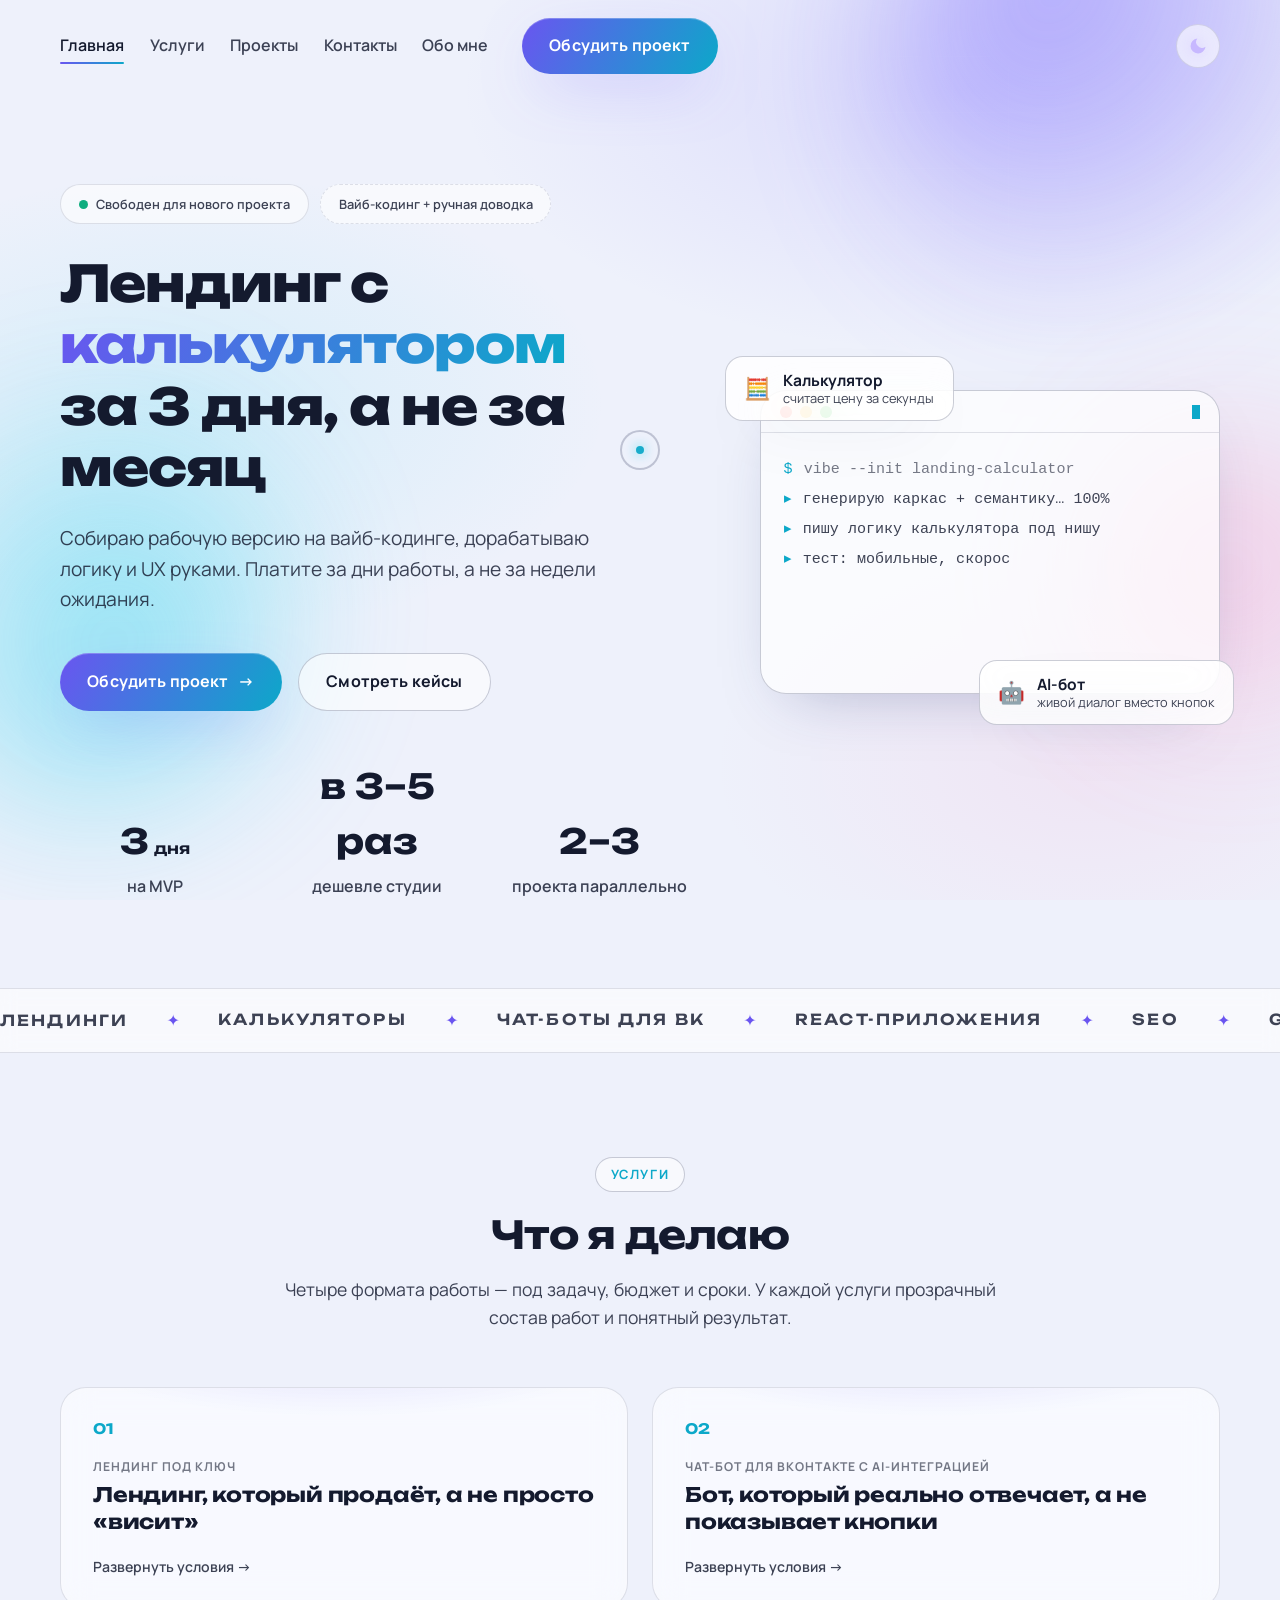
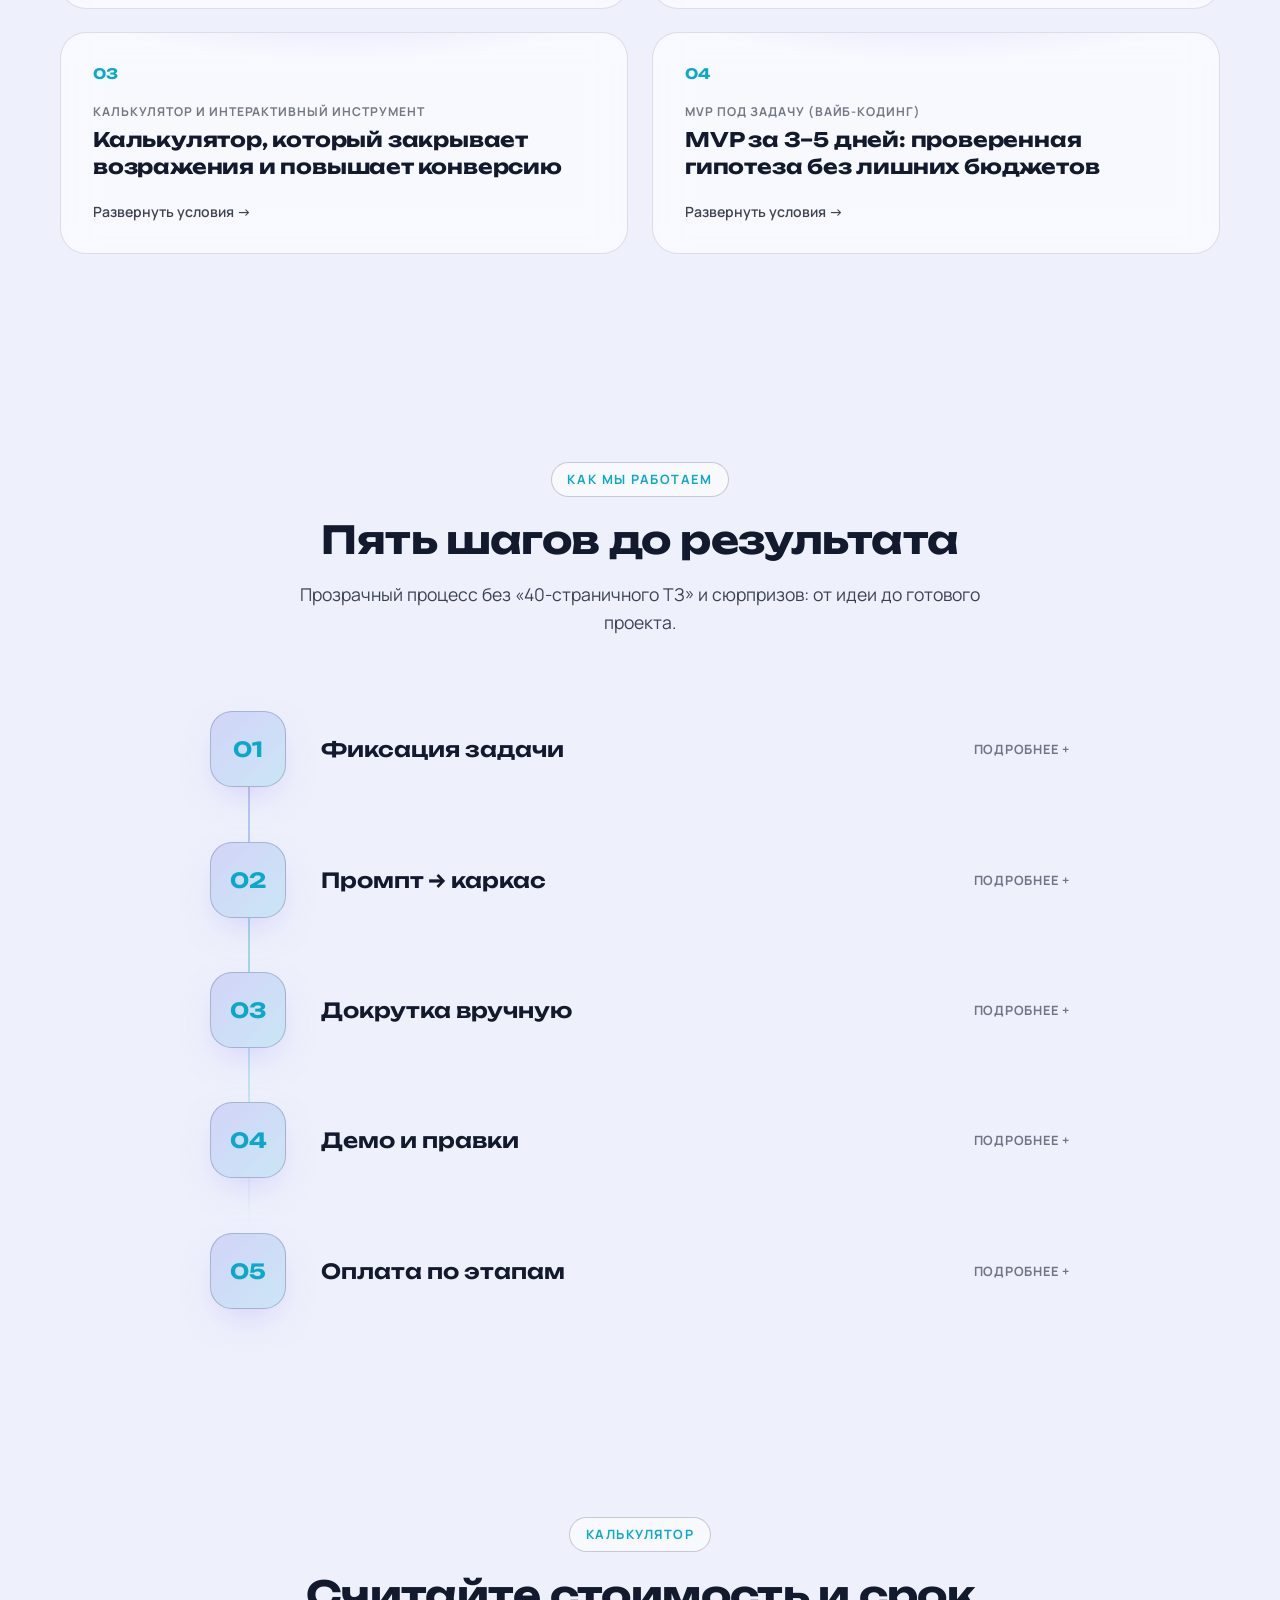
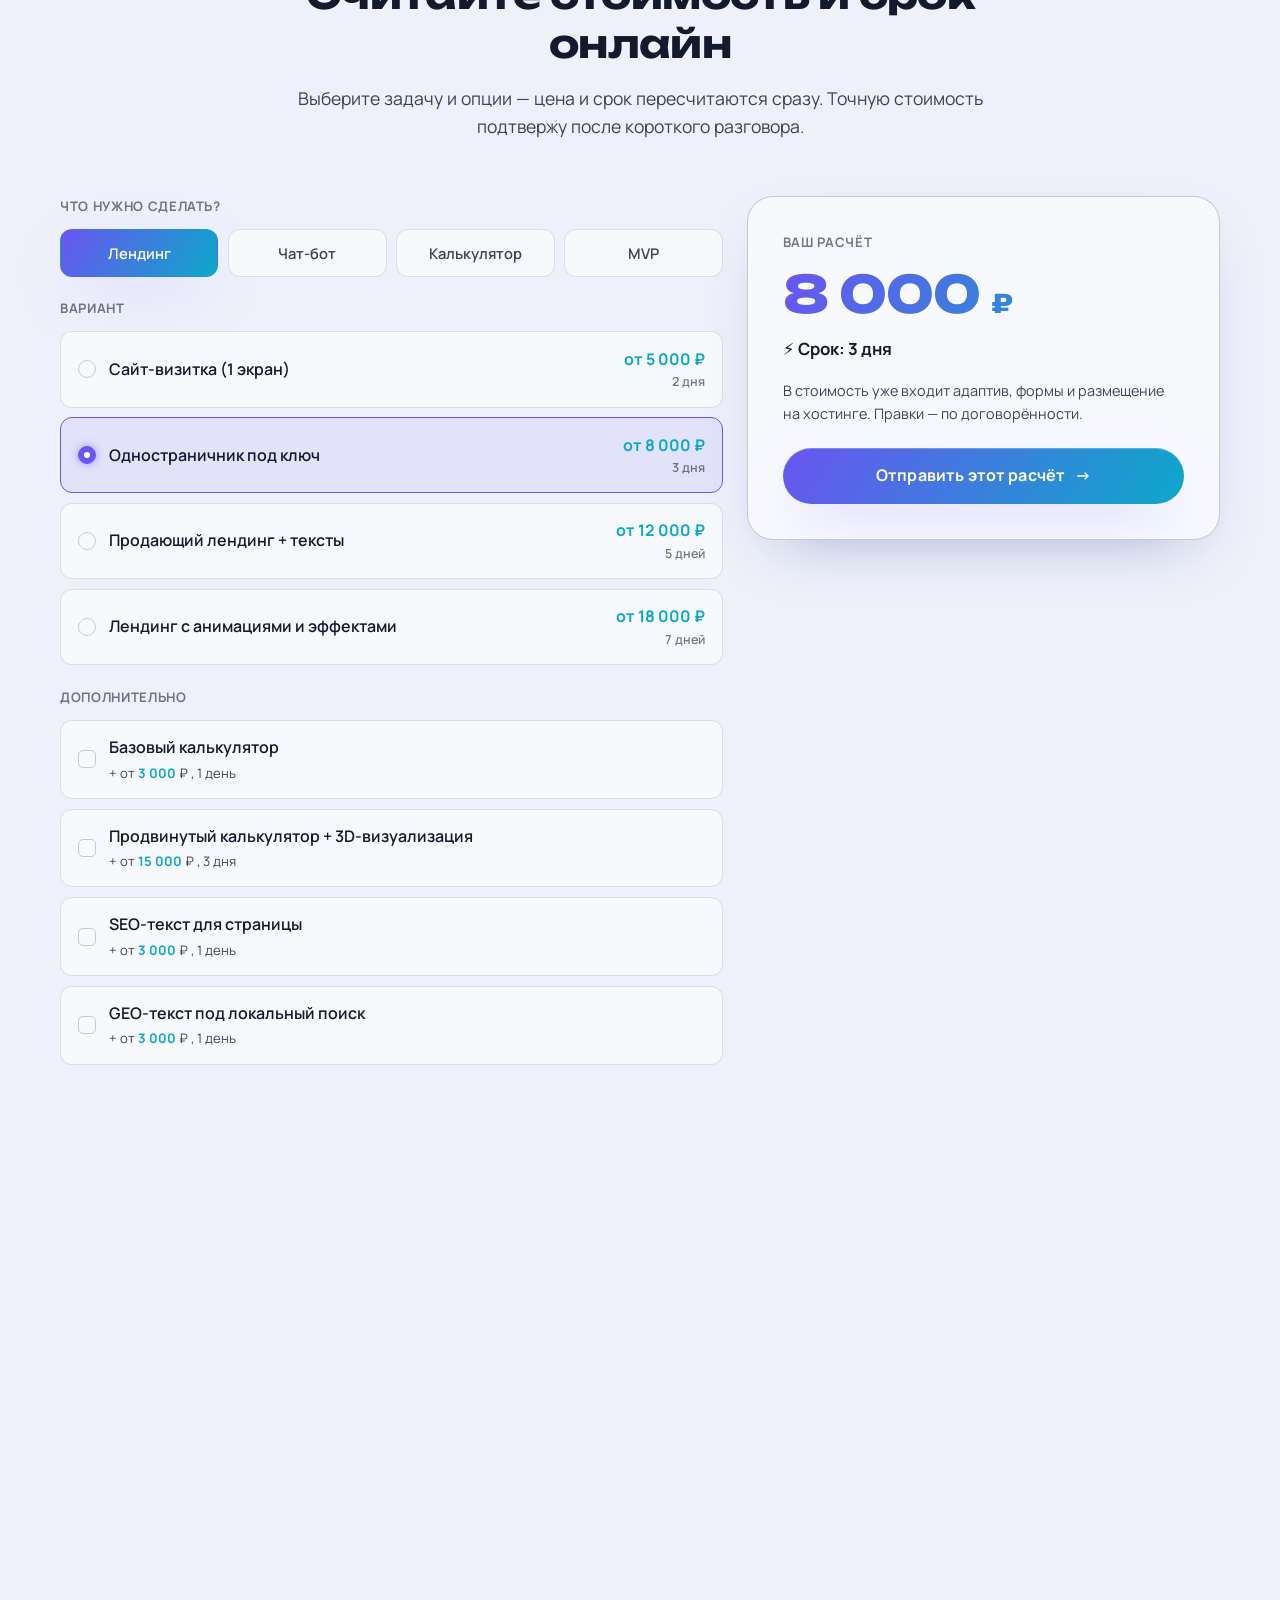
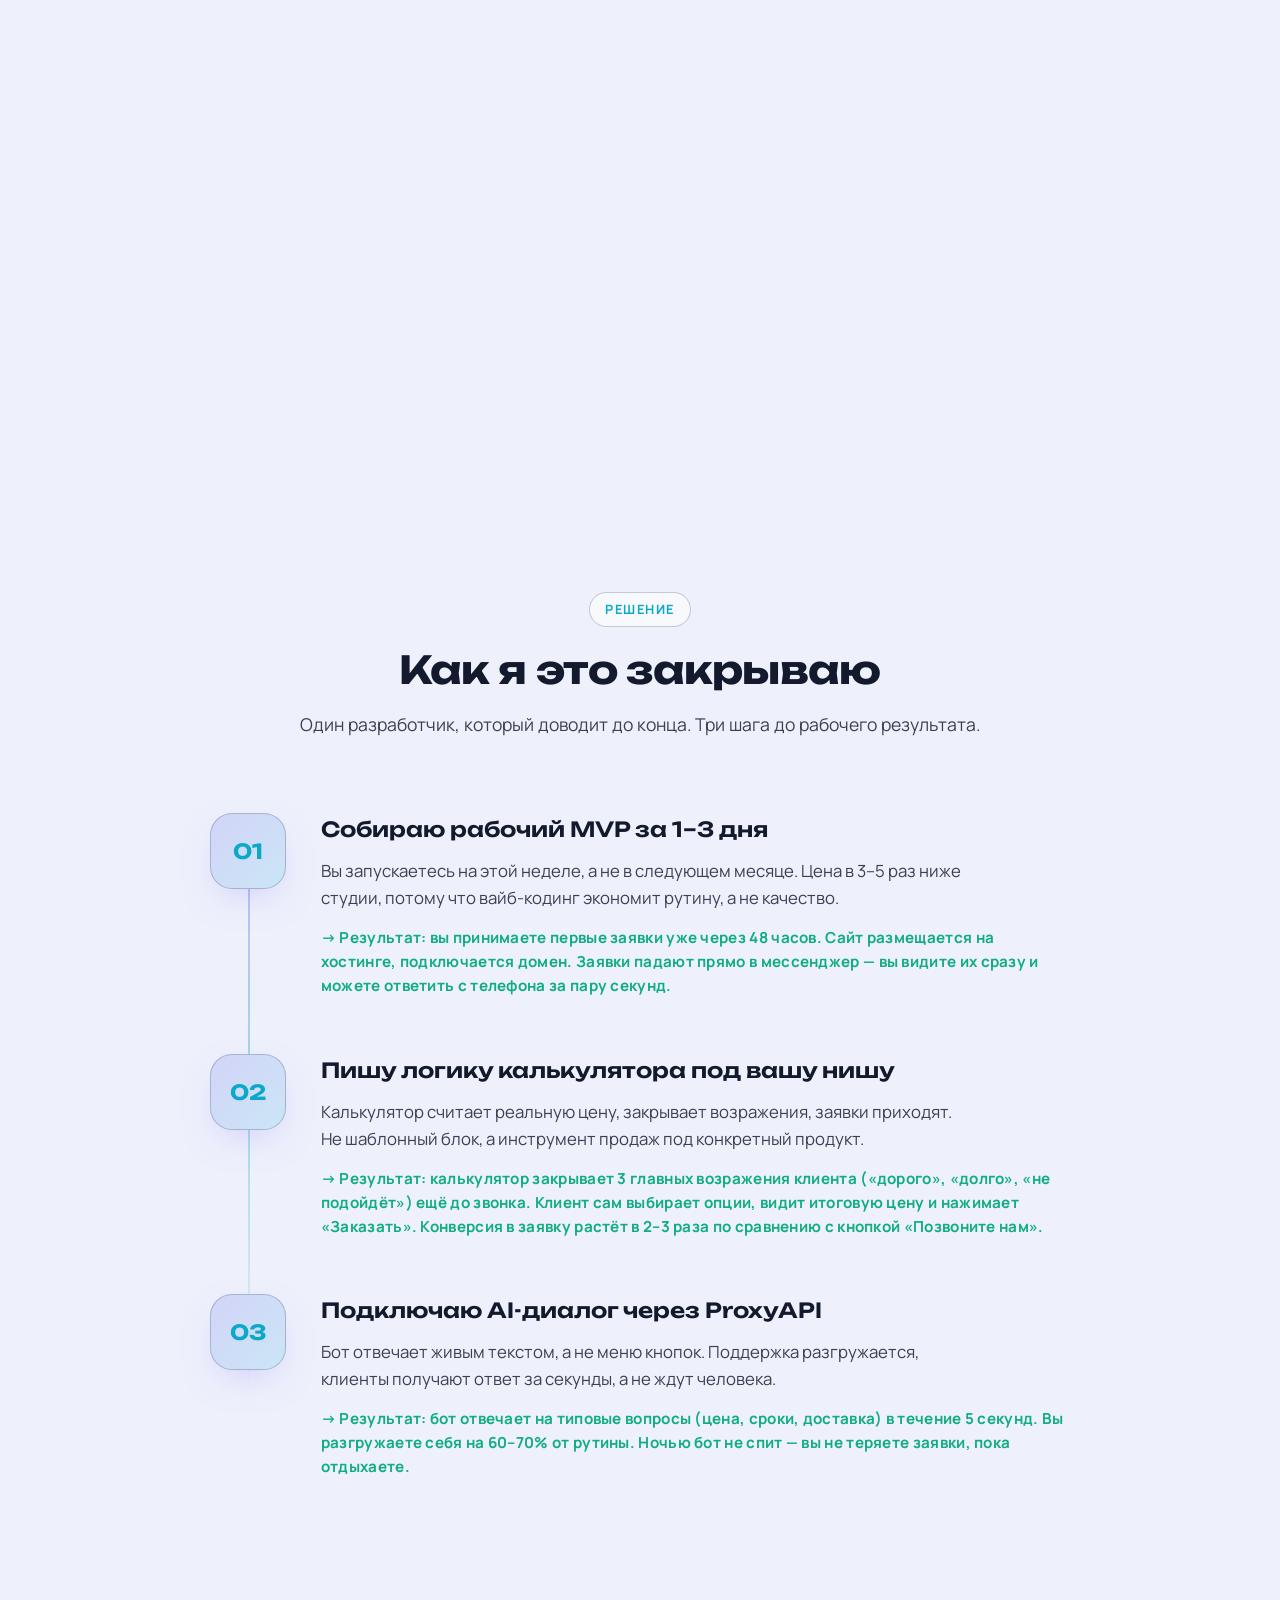
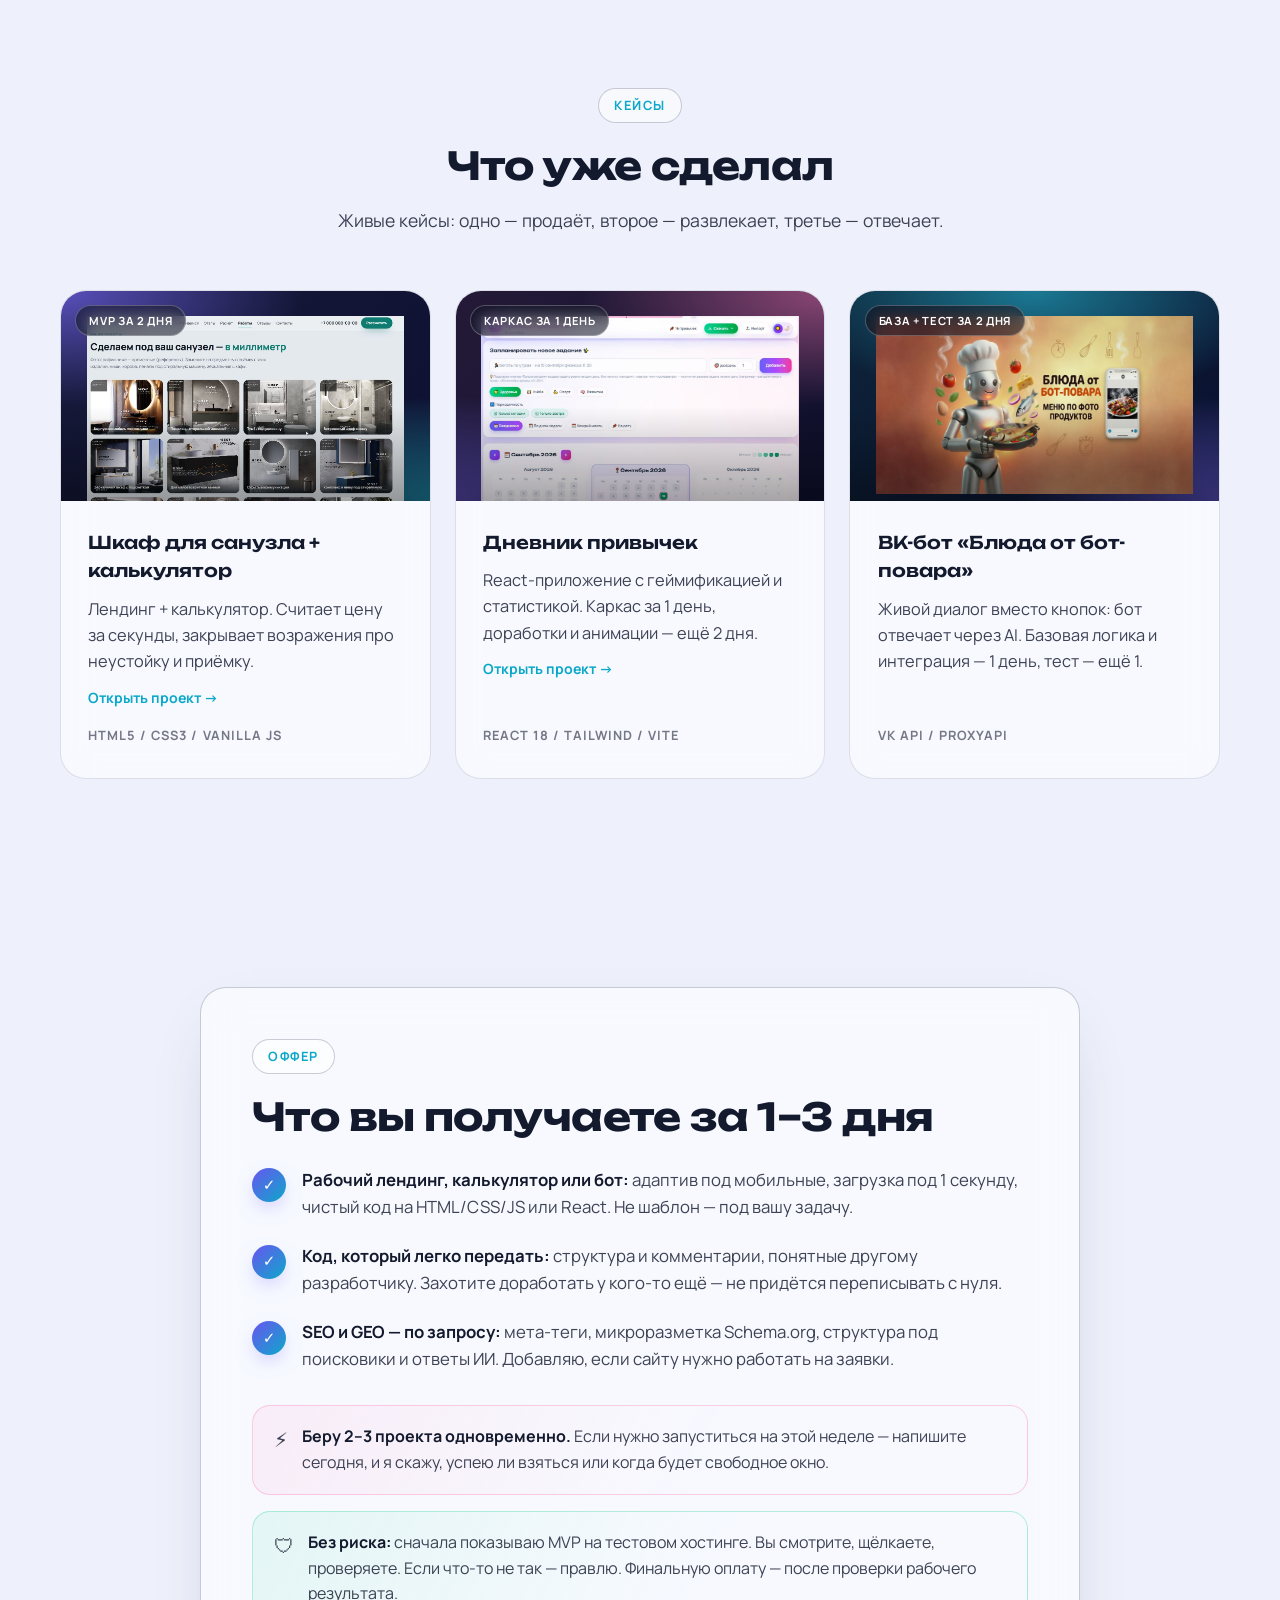
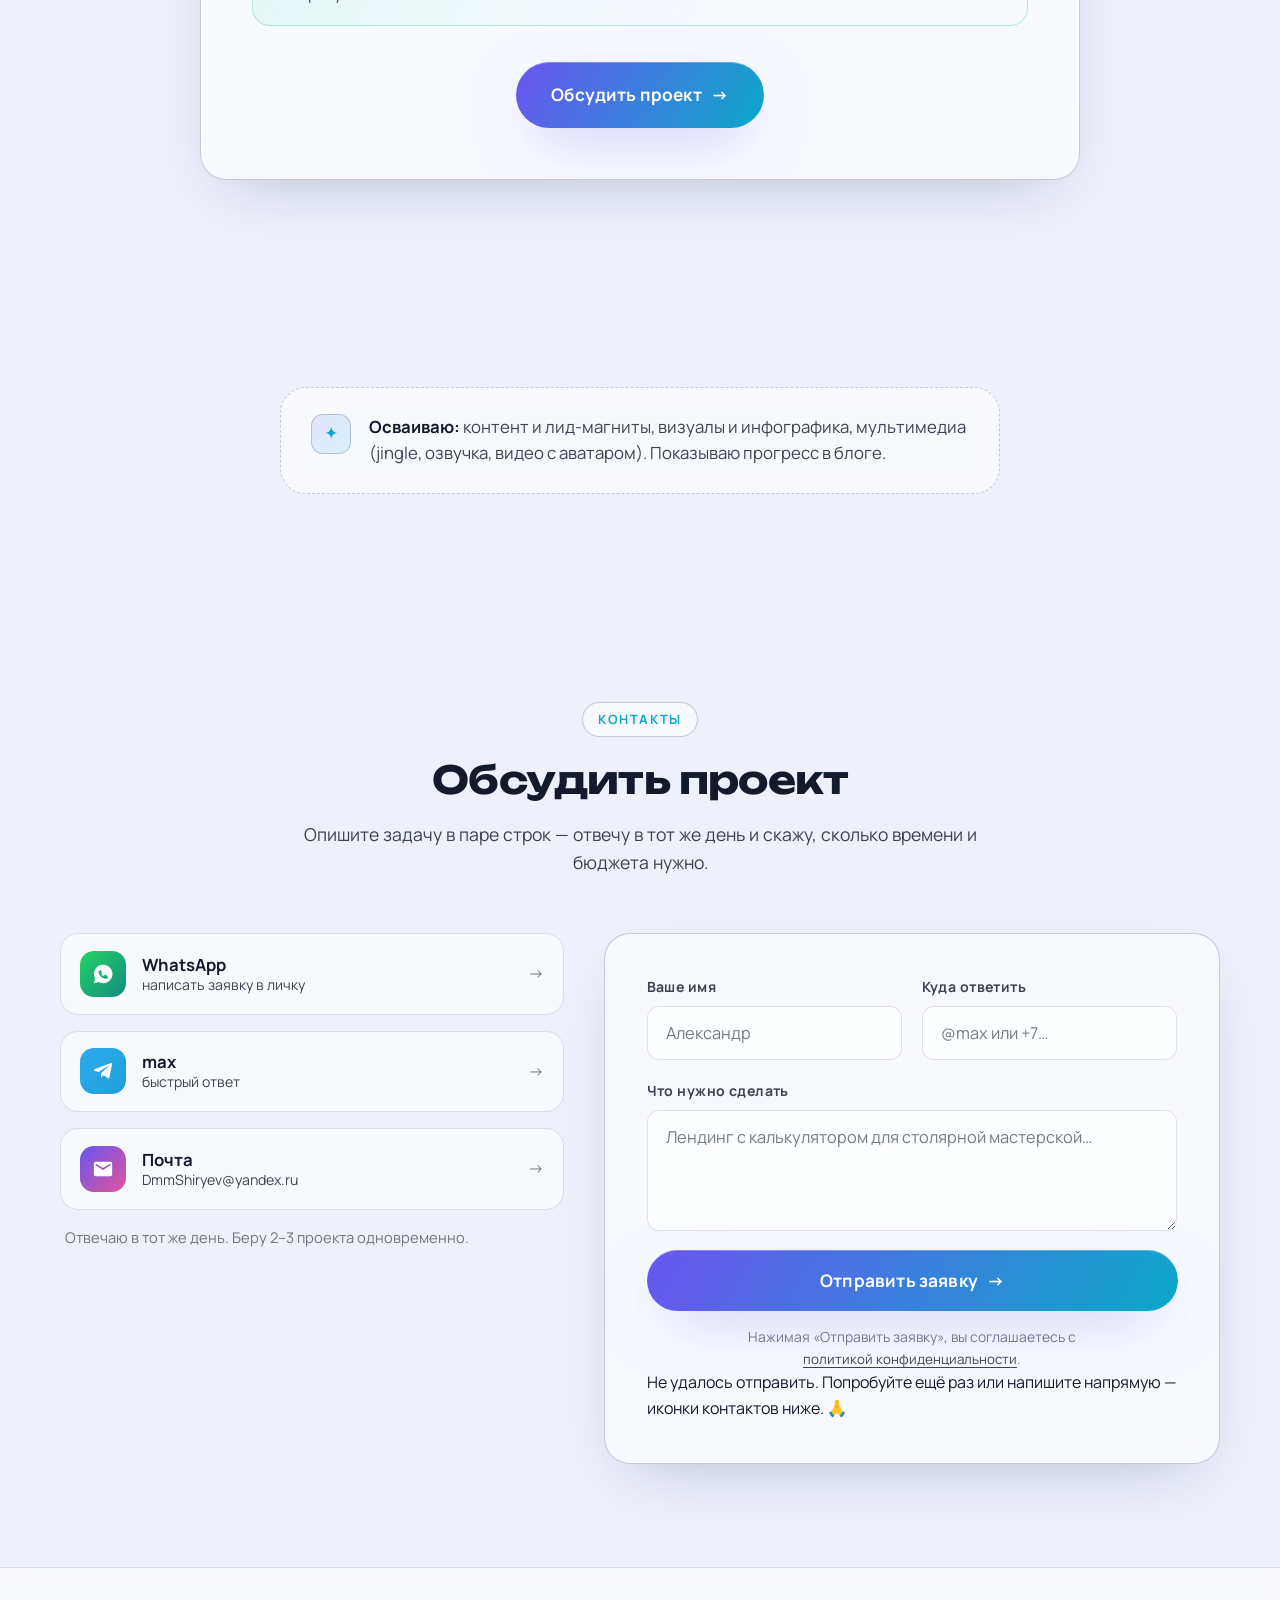
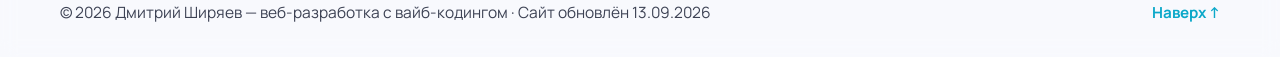
<file: index.html>
<!DOCTYPE html>
<html lang="ru">
  <head>
    <meta charset="UTF-8" />
    <meta name="viewport" content="width=device-width, initial-scale=1.0" />
    <title>Дмитрий Ширяев — сайт, калькулятор или бот за 1–3 дня</title>
    <meta name="description" content="Вайб-кодинг + ручная доработка. Рабочий сайт, калькулятор или чат-бот за 1–3 дня. В 3–5 раз дешевле студии. Без шаблонов." />
    <link rel="canonical" href="/" />
    <meta property="og:title" content="Дмитрий Ширяев — сайт или бот за 1–3 дня" />
    <meta property="og:description" content="Лендинг с калькулятором за 3 дня, а не за месяц. Вайб-кодинг + ручная доработка логики и UX." />
    <meta property="og:type" content="website" />
    <meta property="og:locale" content="ru_RU" />
    <meta property="og:url" content="https://dmitry-shiryaev.vercel.app/" />
    <meta name="author" content="Дмитрий Ширяев" />
    <script type="application/ld+json">
    {
      "@context": "https://schema.org",
      "@graph": [
        {
          "@type": "WebSite",
          "@id": "https://dmitry-shiryaev.vercel.app/#website",
          "name": "Дмитрий Ширяев — веб-разработчик",
          "alternateName": "Лендинги, калькуляторы, чат-боты за 1–3 дня",
          "url": "https://dmitry-shiryaev.vercel.app/",
          "inLanguage": "ru",
          "publisher": { "@id": "https://dmitry-shiryaev.vercel.app/#person" }
        },
        {
          "@type": "Person",
          "@id": "https://dmitry-shiryaev.vercel.app/#person",
          "name": "Дмитрий Ширяев",
          "url": "https://dmitry-shiryaev.vercel.app/",
          "jobTitle": "Веб-разработчик (вайб-кодинг)",
          "email": "mailto:DmmShiryev@yandex.ru",
          "knowsAbout": ["лендинги", "калькуляторы цен", "чат-боты с ИИ", "MVP", "SEO", "GEO-продвижение"],
          "sameAs": [
            "https://max.ru/u/f9LHodD0cOKdJPhYGMLWhbecW1BcaRQ_45GFe5sC0_zaYHqW1RkVtHioQXk",
            "https://github.com/dmmshiryaev-bit",
            "https://dmmshiryaev-bit.github.io/habit-tracker"
          ]
        },
        {
          "@type": "WebPage",
          "@id": "https://dmitry-shiryaev.vercel.app/#webpage",
          "url": "https://dmitry-shiryaev.vercel.app/",
          "name": "Дмитрий Ширяев — сайт, калькулятор или бот за 1–3 дня",
          "description": "Вайб-кодинг + ручная доработка. Рабочий сайт, калькулятор или чат-бот за 1–3 дня.",
          "isPartOf": { "@id": "https://dmitry-shiryaev.vercel.app/#website" },
          "about": { "@id": "https://dmitry-shiryaev.vercel.app/#person" },
          "inLanguage": "ru",
          "datePublished": "2026-09-13",
          "dateModified": "2026-09-13"
        }
      ]
    }
    </script>
    <link rel="preconnect" href="https://fonts.googleapis.com" />
    <link rel="preconnect" href="https://fonts.gstatic.com" crossorigin />
    <link href="https://fonts.googleapis.com/css2?family=Manrope:wght@400;500;600;700;800&family=Unbounded:wght@400;500;600;700;800&display=swap" rel="stylesheet" />
    <link rel="stylesheet" href="css/style.css?v=23" />
  </head>
  <body>
    <div class="bg" aria-hidden="true">
      <div class="orb orb--a" data-depth="0.25"></div>
      <div class="orb orb--b" data-depth="0.45"></div>
      <div class="orb orb--c" data-depth="0.15"></div>
      <div class="bg__grid"></div>
    </div>

    <div class="cursor" aria-hidden="true">
      <div class="cursor__dot"></div>
      <div class="cursor__ring"></div>
    </div>

    <header class="header">
      <div class="container header__inner">
        <nav class="nav" id="nav">
          <a href="#hero" class="nav__link">Главная</a>
          <a href="#services" class="nav__link">Услуги</a>
          <a href="#projects" class="nav__link">Проекты</a>
          <a href="#contact" class="nav__link">Контакты</a>
          <a href="about.html" class="nav__link">Обо мне</a>
          <a href="#contact" class="btn btn--primary nav__cta">Обсудить проект</a>
        </nav>
        <div class="header__actions">
          <button class="theme-toggle" id="themeToggle" aria-label="Переключить тему">
            <svg class="theme-toggle__icon theme-toggle__icon--sun" viewBox="0 0 24 24" fill="none" stroke="currentColor" stroke-width="2" stroke-linecap="round">
              <circle cx="12" cy="12" r="4.5"></circle>
              <path d="M12 1.5v2.5M12 20v2.5M3.34 3.34l1.77 1.77M18.89 18.89l1.77 1.77M1.5 12H4M20 12h2.5M3.34 20.66l1.77-1.77M18.89 5.11l1.77-1.77"></path>
            </svg>
            <svg class="theme-toggle__icon theme-toggle__icon--moon" viewBox="0 0 24 24" fill="currentColor">
              <path d="M21 12.79A9 9 0 1 1 11.21 3a7 7 0 0 0 9.79 9.79Z"></path>
            </svg>
          </button>
          <button class="burger" id="burger" aria-label="Меню" aria-expanded="false">
            <span class="burger__line"></span>
            <span class="burger__line"></span>
            <span class="burger__line"></span>
          </button>
        </div>
      </div>
    </header>

    <main>
      <section class="hero" id="hero">
        <div class="container hero__grid">
          <div class="hero__content">
            <div class="hero__badges reveal">
              <span class="chip"><span class="chip__dot"></span>Свободен для нового проекта</span>
              <span class="chip chip--ghost">Вайб-кодинг + ручная доводка</span>
            </div>

            <h1 class="hero__title reveal" data-delay="100">
              Лендинг с <span class="grad">калькулятором</span><br />
              за 3 дня, а не за месяц
            </h1>

            <p class="hero__subtitle reveal" data-delay="200">
              Собираю рабочую версию на вайб-кодинге, дорабатываю логику и UX руками.
              Платите за дни работы, а не за недели ожидания.
            </p>

            <div class="hero__cta reveal" data-delay="300">
              <a href="#contact" class="btn btn--primary" data-magnetic>
                <span class="btn__label">Обсудить проект</span>
                <span class="btn__arrow">→</span>
              </a>
              <a href="#projects" class="btn btn--ghost" data-magnetic>
                <span class="btn__label">Смотреть кейсы</span>
              </a>
            </div>

            <div class="hero__stats reveal" data-delay="400">
              <div class="stat">
                <span class="stat__num"><span data-count="3">0</span><span class="stat__suffix">дня</span></span>
                <span class="stat__label">на MVP</span>
              </div>
              <div class="stat">
                <span class="stat__num">в <span data-count="3">0</span>–<span data-count="5">0</span> раз</span>
                <span class="stat__label">дешевле студии</span>
              </div>
              <div class="stat">
                <span class="stat__num"><span data-count="2">0</span>–<span data-count="3">0</span></span>
                <span class="stat__label">проекта параллельно</span>
              </div>
            </div>
          </div>

          <div class="hero__visual reveal" data-delay="250" data-parallax-scroll="0.12">
            <div class="terminal tilt" data-tilt>
              <div class="terminal__bar">
                <span class="terminal__dot terminal__dot--red"></span>
                <span class="terminal__dot terminal__dot--yellow"></span>
                <span class="terminal__dot terminal__dot--green"></span>
                <span class="terminal__type" id="terminalType"></span>
              </div>
              <div class="terminal__body" id="terminalBody"></div>
            </div>
            <div class="hero__card-float hero__card-float--a" data-depth="0.35">
              <span class="hero__card-float-icon">🧮</span>
              <div class="hero__card-float-text">
                <strong>Калькулятор</strong>
                <span>считает цену за секунды</span>
              </div>
            </div>
            <div class="hero__card-float hero__card-float--b" data-depth="0.5">
              <span class="hero__card-float-icon">🤖</span>
              <div class="hero__card-float-text">
                <strong>AI-бот</strong>
                <span>живой диалог вместо кнопок</span>
              </div>
            </div>
          </div>
        </div>
      </section>

      <div class="marquee" aria-hidden="true">
        <div class="marquee__track">
          <span>Лендинги</span><i>✦</i>
          <span>Калькуляторы</span><i>✦</i>
          <span>Чат-боты для ВК</span><i>✦</i>
          <span>React-приложения</span><i>✦</i>
          <span>SEO</span><i>✦</i>
          <span>GEO</span><i>✦</i>
          <span>Вайб-кодинг</span><i>✦</i>
          <span>Лендинги</span><i>✦</i>
          <span>Калькуляторы</span><i>✦</i>
          <span>Чат-боты для ВК</span><i>✦</i>
          <span>React-приложения</span><i>✦</i>
          <span>SEO</span><i>✦</i>
          <span>GEO</span><i>✦</i>
          <span>Вайб-кодинг</span><i>✦</i>
        </div>
      </div>

      <section class="section services" id="services">
        <div class="container">
          <div class="section__head reveal">
            <span class="section__tag">Услуги</span>
            <h2 class="section__title">Что я делаю</h2>
            <p class="section__sub">Четыре формата работы — под задачу, бюджет и сроки. У каждой услуги прозрачный состав работ и понятный результат.</p>
          </div>

          <div class="services__grid">
            <button type="button" class="service-tile reveal" data-service-open="serviceModal1" aria-haspopup="dialog">
              <span class="service-tile__num">01</span>
              <span class="service-tile__label">Лендинг под ключ</span>
              <h3 class="service-tile__title">Лендинг, который продаёт, а не просто «висит»</h3>
              <span class="service-tile__hint">Развернуть условия →</span>
            </button>

            <button type="button" class="service-tile reveal" data-delay="100" data-service-open="serviceModal2" aria-haspopup="dialog">
              <span class="service-tile__num">02</span>
              <span class="service-tile__label">Чат-бот для ВКонтакте с AI-интеграцией</span>
              <h3 class="service-tile__title">Бот, который реально отвечает, а не показывает кнопки</h3>
              <span class="service-tile__hint">Развернуть условия →</span>
            </button>

            <button type="button" class="service-tile reveal" data-delay="200" data-service-open="serviceModal3" aria-haspopup="dialog">
              <span class="service-tile__num">03</span>
              <span class="service-tile__label">Калькулятор и интерактивный инструмент</span>
              <h3 class="service-tile__title">Калькулятор, который закрывает возражения и повышает конверсию</h3>
              <span class="service-tile__hint">Развернуть условия →</span>
            </button>

            <button type="button" class="service-tile reveal" data-delay="300" data-service-open="serviceModal4" aria-haspopup="dialog">
              <span class="service-tile__num">04</span>
              <span class="service-tile__label">MVP под задачу (вайб-кодинг)</span>
              <h3 class="service-tile__title">MVP за 3–5 дней: проверенная гипотеза без лишних бюджетов</h3>
              <span class="service-tile__hint">Развернуть условия →</span>
            </button>
          </div>
        </div>
      </section>

      <section class="section process">
        <div class="container">
          <div class="section__head reveal">
            <span class="section__tag">Как мы работаем</span>
            <h2 class="section__title">Пять шагов до результата</h2>
            <p class="section__sub">Прозрачный процесс без «40-страничного ТЗ» и сюрпризов: от идеи до готового проекта.</p>
          </div>

          <div class="solution__list process__list">
            <article class="solution-item reveal">
              <button type="button" class="solution-item__toggle" aria-expanded="false" aria-controls="processStep1">
                <span class="solution-item__num">01</span>
                <span class="solution-item__text">
                  <span class="solution-item__name">Фиксация задачи</span>
                </span>
                <span class="solution-item__hint" aria-hidden="true"></span>
              </button>
              <div class="solution-item__panel" id="processStep1">
                <p>
                  Ты присылаешь идею, примеры, боли. Я задаю уточняющие вопросы и фиксирую
                  требования в одном документе — без 40 страниц.
                </p>
              </div>
            </article>
            <article class="solution-item reveal" data-delay="100">
              <button type="button" class="solution-item__toggle" aria-expanded="false" aria-controls="processStep2">
                <span class="solution-item__num">02</span>
                <span class="solution-item__text">
                  <span class="solution-item__name">Промпт → каркас</span>
                </span>
                <span class="solution-item__hint" aria-hidden="true"></span>
              </button>
              <div class="solution-item__panel" id="processStep2">
                <p>Генерирую базовый код в Open Code. Это экономит 1–2 дня на рутине.</p>
              </div>
            </article>
            <article class="solution-item reveal" data-delay="200">
              <button type="button" class="solution-item__toggle" aria-expanded="false" aria-controls="processStep3">
                <span class="solution-item__num">03</span>
                <span class="solution-item__text">
                  <span class="solution-item__name">Докрутка вручную</span>
                </span>
                <span class="solution-item__hint" aria-hidden="true"></span>
              </button>
              <div class="solution-item__panel" id="processStep3">
                <p>
                  Добавляю логику, UX, анимации, тесты. Проверяю на реальных сценариях:
                  что если нажать не туда, что если медленный интернет.
                </p>
              </div>
            </article>
            <article class="solution-item reveal" data-delay="300">
              <button type="button" class="solution-item__toggle" aria-expanded="false" aria-controls="processStep4">
                <span class="solution-item__num">04</span>
                <span class="solution-item__text">
                  <span class="solution-item__name">Демо и правки</span>
                </span>
                <span class="solution-item__hint" aria-hidden="true"></span>
              </button>
              <div class="solution-item__panel" id="processStep4">
                <p>
                  Показываю MVP на тестовом хостинге. Ты щёлкаешь, проверяешь.
                  Если нужно — правлю.
                </p>
              </div>
            </article>
            <article class="solution-item reveal" data-delay="400">
              <button type="button" class="solution-item__toggle" aria-expanded="false" aria-controls="processStep5">
                <span class="solution-item__num">05</span>
                <span class="solution-item__text">
                  <span class="solution-item__name">Оплата по этапам</span>
                </span>
                <span class="solution-item__hint" aria-hidden="true"></span>
              </button>
              <div class="solution-item__panel" id="processStep5">
                <div class="process__pay">
                  <h4 class="process__pay-title">Схема оплаты — прозрачная и безопасная для обеих сторон</h4>
                  <p class="process__pay-intro">Плати поэтапно — без стресса и рисков. Я не прошу 100 % вперёд.</p>
                  <ul class="process__pay-list">
                    <li>
                      <span class="process__pay-percent">40 %</span>
                      <span class="process__pay-desc">— когда утвердили задачу и договорились по срокам. Это фиксирует старт: я беру проект в работу, мы двигаемся дальше.</span>
                    </li>
                    <li>
                      <span class="process__pay-percent">40 %</span>
                      <span class="process__pay-desc">— когда ты видишь первый рабочий результат (MVP) и понимаешь, что идём в нужную сторону. На этом этапе ты уже можешь пощёлкать, проверить логику, дать первые правки.</span>
                    </li>
                    <li>
                      <span class="process__pay-percent">20 %</span>
                      <span class="process__pay-desc">— в самом конце, когда всё докручено, загружено и готово к работе: правки учтены, деплой сделан, доступы и материалы переданы.</span>
                    </li>
                  </ul>
                  <p class="process__pay-closing">Никаких сюрпризов: ты контролируешь процесс на каждом этапе, а я делаю так, чтобы тебе хотелось спокойно закрыть финальный платёж. 😊</p>
                </div>
              </div>
            </article>
          </div>
        </div>
      </section>

      <section class="section calculator" id="calc">
        <div class="container">
          <div class="section__head reveal">
            <span class="section__tag">Калькулятор</span>
            <h2 class="section__title">Считайте стоимость и срок онлайн</h2>
            <p class="section__sub">Выберите задачу и опции — цена и срок пересчитаются сразу. Точную стоимость подтвержу после короткого разговора.</p>
          </div>

          <div class="calc reveal">
            <div class="calc__side">
              <div class="calc__pool">
                <span class="calc__label">Что нужно сделать?</span>
                <div class="calc__services">
                  <button type="button" class="calc-service is-active" data-calc-service="landing">Лендинг</button>
                  <button type="button" class="calc-service" data-calc-service="bot">Чат-бот</button>
                  <button type="button" class="calc-service" data-calc-service="calc">Калькулятор</button>
                  <button type="button" class="calc-service" data-calc-service="mvp">MVP</button>
                </div>
              </div>

              <div class="calc__pool">
                <span class="calc__label">Вариант</span>
                <div class="calc__radios" id="calcBase"></div>
              </div>

              <div class="calc__pool">
                <span class="calc__label">Дополнительно</span>
                <div class="calc__checks" id="calcOptions"></div>
              </div>
            </div>

            <div class="calc__result">
              <span class="calc__label">Ваш расчёт</span>
              <div class="calc__price"><span id="calcPrice">6 000</span> <span class="calc__cur">₽</span></div>
              <div class="calc__time" id="calcTime">Срок: 2–3 дня</div>
              <p class="calc__note">В стоимость уже входит адаптив, формы и размещение на хостинге. Правки — по договорённости.</p>
              <a href="#contact" class="btn btn--primary calc__cta" id="calcSubmit">
                <span class="btn__label">Отправить этот расчёт</span>
                <span class="btn__arrow">→</span>
              </a>
            </div>
          </div>
        </div>
      </section>

      <section class="section pains" id="about">
        <div class="container">
          <div class="section__head reveal">
            <span class="section__tag">Проблема</span>
            <h2 class="section__title">Почему вы всё ещё без сайта</h2>
            <p class="section__sub">Узнаёте себя? Эти три сценария я слышу от заказчиков почти каждую неделю.</p>
          </div>

          <div class="pains__grid reveal-group">
            <article class="card-tile card-tile--pain">
              <img class="card-tile__img" src="img/Студия.png" alt="Студия" />
              <h3 class="card-tile__title">Студия — от 150 000 ₽ и более месяца простоя</h3>
              <p class="card-tile__text">
                Пока вы ждёте, конкуренты забирают по 3–5 заявок в день — это 45–75
                упущенных лидов в месяц. И это только по рекламе, которую вы уже
                оплатили.
              </p>
            </article>
            <article class="card-tile card-tile--pain">
              <img class="card-tile__img" src="img/Калькулятор.png" alt="Калькулятор" />
              <h3 class="card-tile__title">Конструктор — это «сайт-витрина»</h3>
              <p class="card-tile__text">
                Шаблонный калькулятор либо не считает, либо считает неправильно. В итоге
                клиент видит цену, пугается и уходит. По статистике, 70% отказов на
                лендингах малого бизнеса — из-за неработающих или непонятных расчётов.
              </p>
            </article>
            <article class="card-tile card-tile--pain">
              <img class="card-tile__img" src="img/чатт_бот.png" alt="Чат-бот" />
              <h3 class="card-tile__title">Бот-меню — это цифровой тупик</h3>
              <p class="card-tile__text">
                Клиент пишет «сколько стоит?», видит кнопки и закрывает диалог. В
                среднем, 80% таких чатов закрываются в первые 10 секунд без ответа.
              </p>
            </article>
          </div>
        </div>
      </section>

      <section class="section solution" id="process">
        <div class="container">
          <div class="section__head reveal">
            <span class="section__tag">Решение</span>
            <h2 class="section__title">Как я это закрываю</h2>
            <p class="section__sub">Один разработчик, который доводит до конца. Три шага до рабочего результата.</p>
          </div>

          <div class="solution__list">
            <article class="solution-item reveal">
              <span class="solution-item__num">01</span>
              <div class="solution-item__content">
                <h3>Собираю рабочий MVP за 1–3 дня</h3>
                <p>
                  Вы запускаетесь на этой неделе, а не в следующем месяце. Цена в 3–5 раз ниже
                  студии, потому что вайб-кодинг экономит рутину, а не качество.
                </p>
                <span class="solution-item__result">→ Результат: вы принимаете первые заявки уже через 48 часов. Сайт размещается на хостинге, подключается домен. Заявки падают прямо в мессенджер — вы видите их сразу и можете ответить с телефона за пару секунд.</span>
              </div>
            </article>
            <article class="solution-item reveal" data-delay="100">
              <span class="solution-item__num">02</span>
              <div class="solution-item__content">
                <h3>Пишу логику калькулятора под вашу нишу</h3>
                <p>
                  Калькулятор считает реальную цену, закрывает возражения, заявки приходят.
                  Не шаблонный блок, а инструмент продаж под конкретный продукт.
                </p>
                <span class="solution-item__result">→ Результат: калькулятор закрывает 3 главных возражения клиента («дорого», «долго», «не подойдёт») ещё до звонка. Клиент сам выбирает опции, видит итоговую цену и нажимает «Заказать». Конверсия в заявку растёт в 2–3 раза по сравнению с кнопкой «Позвоните нам».</span>
              </div>
            </article>
            <article class="solution-item reveal" data-delay="200">
              <span class="solution-item__num">03</span>
              <div class="solution-item__content">
                <h3>Подключаю AI-диалог через ProxyAPI</h3>
                <p>
                  Бот отвечает живым текстом, а не меню кнопок. Поддержка разгружается,
                  клиенты получают ответ за секунды, а не ждут человека.
                </p>
                <span class="solution-item__result">→ Результат: бот отвечает на типовые вопросы (цена, сроки, доставка) в течение 5 секунд. Вы разгружаете себя на 60–70% от рутины. Ночью бот не спит — вы не теряете заявки, пока отдыхаете.</span>
              </div>
            </article>
          </div>
        </div>
      </section>

      <section class="section projects" id="projects">
        <div class="container">
          <div class="section__head reveal">
            <span class="section__tag">Кейсы</span>
            <h2 class="section__title">Что уже сделал</h2>
            <p class="section__sub">Живые кейсы: одно — продаёт, второе — развлекает, третье — отвечает.</p>
          </div>

          <div class="projects__grid reveal-group">
            <article class="project-card tilt" data-tilt>
              <div class="project-card__screen project-card__screen--calc">
                <img class="project-card__img" src="img/шкаф.jpg" alt="Лендинг с калькулятором — Шкаф для санузла" loading="lazy" />
                <span class="project-card__tag">MVP за 2 дня</span>
              </div>
              <div class="project-card__body">
                <h3 class="project-card__title">Шкаф для санузла + калькулятор</h3>
                <p class="project-card__desc">
                  Лендинг + калькулятор. Считает цену за секунды, закрывает возражения про
                  неустойку и приёмку.
                </p>
                <a class="project-card__link" href="https://billowing-boat-d3ac.dmmshiryaev.workers.dev/" target="_blank" rel="noopener">Открыть проект →</a>
                <div class="project-card__meta">HTML5 / CSS3 / Vanilla JS</div>
              </div>
            </article>

            <article class="project-card tilt" data-tilt>
              <div class="project-card__screen project-card__screen--habit">
                <img class="project-card__img" src="img/трекер привычек.jpg" alt="Дневник привычек — трекер привычек" loading="lazy" />
                <span class="project-card__tag">Каркас за 1 день</span>
              </div>
              <div class="project-card__body">
                <h3 class="project-card__title">Дневник привычек</h3>
                <p class="project-card__desc">
                  React-приложение с геймификацией и статистикой. Каркас за 1 день,
                  доработки и анимации — ещё 2 дня.
                </p>
                <a class="project-card__link" href="https://dmmshiryaev-bit.github.io/habit-tracker" target="_blank" rel="noopener">Открыть проект →</a>
                <div class="project-card__meta">React 18 / Tailwind / Vite</div>
              </div>
            </article>

            <article class="project-card tilt" data-tilt>
              <div class="project-card__screen project-card__screen--bot">
                <img class="project-card__img" src="img/чат  бот.png" alt="ВК-бот «Блюда от бот-повара»" loading="lazy" />
                <span class="project-card__tag">База + тест за 2 дня</span>
              </div>
              <div class="project-card__body">
                <h3 class="project-card__title">ВК-бот «Блюда от бот-повара»</h3>
                <p class="project-card__desc">
                  Живой диалог вместо кнопок: бот отвечает через AI. Базовая логика и
                  интеграция — 1 день, тест — ещё 1.
                </p>
                <div class="project-card__meta">VK API / ProxyAPI</div>
              </div>
            </article>
          </div>
        </div>
      </section>

      <section class="section offer" id="offer">
        <div class="container">
          <div class="offer-box reveal" data-tilt>
            <div class="offer-box__glow"></div>
            <div class="section__head section__head--left reveal">
              <span class="section__tag">Оффер</span>
              <h2 class="section__title">Что вы получаете за 1–3 дня</h2>
            </div>

            <ul class="offer__list">
              <li>
                <span class="offer__check">✓</span>
                <div>
                  <strong>Рабочий лендинг, калькулятор или бот:</strong>
                  адаптив под мобильные, загрузка под 1 секунду, чистый код на HTML/CSS/JS
                  или React. Не шаблон — под вашу задачу.
                </div>
              </li>
              <li>
                <span class="offer__check">✓</span>
                <div>
                  <strong>Код, который легко передать:</strong>
                  структура и комментарии, понятные другому разработчику. Захотите доработать
                  у кого-то ещё — не придётся переписывать с нуля.
                </div>
              </li>
              <li>
                <span class="offer__check">✓</span>
                <div>
                  <strong>SEO и GEO — по запросу:</strong>
                  мета-теги, микроразметка Schema.org, структура под поисковики и ответы ИИ.
                  Добавляю, если сайту нужно работать на заявки.
                </div>
              </li>
            </ul>

            <div class="offer__notes">
              <div class="note note--urgency">
                <span class="note__icon">⚡</span>
                <p><strong>Беру 2–3 проекта одновременно.</strong> Если нужно запуститься на этой
                неделе — напишите сегодня, и я скажу, успею ли взяться или когда будет свободное окно.</p>
              </div>
              <div class="note note--risk">
                <span class="note__icon">🛡</span>
                <p><strong>Без риска:</strong> сначала показываю MVP на тестовом хостинге. Вы смотрите,
                щёлкаете, проверяете. Если что-то не так — правлю. Финальную оплату — после проверки
                рабочего результата.</p>
              </div>
            </div>

            <div class="offer__cta">
              <a href="#contact" class="btn btn--primary btn--lg" data-magnetic>
                <span class="btn__label">Обсудить проект</span>
                <span class="btn__arrow">→</span>
              </a>
            </div>
          </div>
        </div>
      </section>

      <section class="section learning">
        <div class="container">
          <div class="learning-box reveal">
            <span class="learning-box__spark">✦</span>
            <p>
              <strong>Осваиваю:</strong> контент и лид-магниты, визуалы и инфографика,
              мультимедиа (jingle, озвучка, видео с аватаром). Показываю прогресс в блоге.
            </p>
          </div>
        </div>
      </section>

      <section class="section contact" id="contact">
        <div class="container">
          <div class="section__head reveal">
            <span class="section__tag">Контакты</span>
            <h2 class="section__title">Обсудить проект</h2>
            <p class="section__sub">
              Опишите задачу в паре строк — отвечу в тот же день и скажу, сколько времени и
              бюджета нужно.
            </p>
          </div>

          <div class="contact__grid">
            <div class="contact__info reveal">
              <div class="contact__card">
                <a href="https://api.whatsapp.com/send?phone=79648342726&text=%D0%97%D0%B4%D1%80%D0%B0%D0%B2%D1%81%D1%82%D0%B2%D1%83%D0%B9%D1%82%D0%B5!%20%D0%A5%D0%BE%D1%87%D1%83%20%D0%BE%D0%B1%D1%81%D1%83%D0%B4%D0%B8%D1%82%D1%8C%20%D0%BF%D1%80%D0%BE%D0%B5%D0%BA%D1%82." target="_blank" rel="noopener" class="contact__link" data-magnetic>
                  <span class="contact__link-icon contact__link-icon--wa">
                    <svg viewBox="0 0 24 24" fill="currentColor"><path d="M12 2a10 10 0 0 0-8.6 15L2 22l5.2-1.4A10 10 0 1 0 12 2Zm5.3 14.2c-.2.6-1.2 1.2-1.7 1.2-.4.1-1 .1-1.6-.1a14 14 0 0 1-1.5-.6c-2.6-1.1-4.3-3.8-4.4-4-.1-.2-1.1-1.4-1.1-2.7S8.3 8.5 8.5 8.3c.1-.2.4-.3.5-.3h.5c.1 0 .3 0 .5.4l.8 2c.1.1.1.3 0 .4l-.5.6c-.1.2-.2.3-.1.5.5.9 1.3 1.7 2.1 2.1.3.2.5.1.7-.1l1-1c.2-.2.3-.2.5-.1l2 1c.2.1.4.2.4.3.1.2.1.7-.1 1.1Z"/></svg>
                  </span>
                  <span class="contact__link-text">
                    <strong>WhatsApp</strong>
                    <small>написать заявку в личку</small>
                  </span>
                  <span class="contact__link-arr">→</span>
                </a>
              </div>
              <div class="contact__card">
                <a href="https://max.ru/u/f9LHodD0cOKdJPhYGMLWhbecW1BcaRQ_45GFe5sC0_zaYHqW1RkVtHioQXk" target="_blank" rel="noopener" class="contact__link" data-magnetic>
                  <span class="contact__link-icon contact__link-icon--tg">
                    <svg viewBox="0 0 24 24" fill="currentColor"><path d="M21.9 4.6 18.9 19c-.2 1-.8 1.2-1.6.8l-4.5-3.3-2.2 2.1c-.2.2-.4.4-.9.4l.3-4.6L18.5 6.4c.3-.3-.1-.4-.5-.2L7.1 13l-4.4-1.4c-1-.3-1-1 .2-1.4l17.6-6.8c.8-.3 1.5.2 1.4 1.2Z"/></svg>
                  </span>
                  <span class="contact__link-text">
                    <strong>mах</strong>
                    <small>быстрый ответ</small>
                  </span>
                  <span class="contact__link-arr">→</span>
                </a>
              </div>
              <div class="contact__card">
                <a href="mailto:DmmShiryev@yandex.ru" class="contact__link" data-magnetic>
                  <span class="contact__link-icon contact__link-icon--mail">
                    <svg viewBox="0 0 24 24" fill="currentColor"><path d="M20 4H4a2 2 0 0 0-2 2v12a2 2 0 0 0 2 2h16a2 2 0 0 0 2-2V6a2 2 0 0 0-2-2Zm0 4-8 5-8-5V6l8 5 8-5v2Z"/></svg>
                  </span>
                  <span class="contact__link-text">
                    <strong>Почта</strong>
                    <small>DmmShiryev@yandex.ru</small>
                  </span>
                  <span class="contact__link-arr">→</span>
                </a>
              </div>
              <p class="contact__hint">Отвечаю в тот же день. Беру 2–3 проекта одновременно.</p>
            </div>

            <form class="contact__form reveal" data-delay="150" id="contactForm" novalidate>
              <div class="form__row">
                <label class="form__field">
                  <span class="form__label">Ваше имя</span>
                  <input type="text" name="name" class="form__input" placeholder="Александр" required />
                </label>
                <label class="form__field">
                  <span class="form__label">Куда ответить</span>
                  <input type="text" name="contact" class="form__input" placeholder="@mах или +7…" required />
                </label>
              </div>
              <label class="form__field">
                <span class="form__label">Что нужно сделать</span>
                <textarea name="message" class="form__input form__input--area" rows="4" placeholder="Лендинг с калькулятором для столярной мастерской…" required></textarea>
              </label>
              <button type="submit" class="btn btn--primary btn--lg form__submit" data-magnetic>
                <span class="btn__label">Отправить заявку</span>
                <span class="btn__arrow">→</span>
              </button>
              <p class="form__consent">
                Нажимая «Отправить заявку», вы соглашаетесь с
                <button type="button" class="form__consent-link" data-consent-open>политикой конфиденциальности</button>.
              </p>
              <p class="form__success" id="formSuccess">Заявка отправлена! Отвечу в тот же день — проверяйте мессенджер. ✅</p>
              <p class="form__error" id="formError">Не удалось отправить. Попробуйте ещё раз или напишите напрямую — иконки контактов ниже. 🙏</p>
            </form>
          </div>
        </div>
      </section>
    </main>

    <div class="expander" id="serviceModal1" role="dialog" aria-modal="true" aria-hidden="true" aria-labelledby="serviceTitle1">
      <div class="expander__backdrop" data-service-close></div>
      <div class="expander__card">
        <button class="expander__close" data-service-close aria-label="Закрыть">✕</button>
        <span class="expander__tag">Услуга 01 · Лендинг под ключ</span>
        <h2 class="expander__title" id="serviceTitle1">Лендинг, который продаёт, а не просто «висит»</h2>
        <div class="expander__body">
          <p class="expander__text">
            Делаю лендинги и многостраничники, где каждая секция закрывает конкретное
            возражение клиента. Сразу встраиваю рабочие инструменты: формы, адаптив.
            Не делаю «картинку ради картинки»: если блок не влияет на конверсию — его
            не будет.
          </p>
          <h3 class="expander__subtitle">Что входит в базовую стоимость</h3>
          <ul class="expander__list">
            <li>вёрстка на HTML/CSS + Vanilla JS или React (по задаче);</li>
            <li>адаптив под мобильные и планшеты;</li>
            <li>формы с отправкой в выбранный мессенджер.</li>
          </ul>
          <h3 class="expander__subtitle">Опции (оплачиваются отдельно)</h3>
          <ul class="expander__list">
            <li>
              <strong>Базовый калькулятор.</strong> Простая логика: фиксированные цены,
              наценки, скидки, выбор опций из списка. Результат: клиент сразу видит
              итоговую стоимость без звонка — конверсия растёт за счёт прозрачности.
            </li>
            <li>
              <strong>Продвинутый калькулятор + 3D-визуализация.</strong> Полноценная
              расчётная логика: габариты, подбор оборудования, сезонные коэффициенты,
              ограничения по размерам, вывод детализированной сметы. Плюс —
              интерактивная 3D-визуализация: клиент двигает ползунки — и сразу видит,
              как меняется модель (например, меняешь размер бассейна — пересчитываются
              объём и оборудование, а 3D-объект обновляется в реальном времени).
              Результат: инструмент закрывает 3 главных возражения («дорого», «долго»,
              «не подойдёт») ещё до звонка, а визуализация помогает принять решение
              быстрее.
            </li>
            <li>
              <strong>SEO-оптимизация.</strong> Подбор семантики, проработка заголовков
              H1–H3, мета-тегов, валидного HTML, оптимизация скорости загрузки.
              Результат: лендинг сразу готов к органическому трафику, без необходимости
              потом «переделывать всё ради SEO».
            </li>
            <li>
              <strong>GEO-подготовка под локальный поиск и нейросети.</strong> Включение
              гео-фраз (город, район, ориентиры), разметка Schema.org для контактов и
              услуг, подготовка FAQ в формате «вопрос-ответ» — чтобы лендинг чаще попадал
              в выдачу по локальным запросам и в ответы нейросетей (Яндекс Нейро, Алиса).
            </li>
          </ul>
          <p class="expander__result">
            → Результат: готовый сайт на хостинге (GitHub Pages или другой),
            подключённый домен, понятная структура проекта, чтобы другой разработчик мог
            подхватить. Ты получаешь не «красивую картинку», а инструмент, который
            собирает заявки.
          </p>
          <a href="#calc" class="btn btn--primary" data-magnetic data-calc-open="landing">
            <span class="btn__label">Рассчитать стоимость моего лендинга (с указанием нужных опций)</span>
          </a>
        </div>
      </div>
    </div>

    <div class="expander" id="serviceModal2" role="dialog" aria-modal="true" aria-hidden="true" aria-labelledby="serviceTitle2">
      <div class="expander__backdrop" data-service-close></div>
      <div class="expander__card">
        <button class="expander__close" data-service-close aria-label="Закрыть">✕</button>
        <span class="expander__tag">Услуга 02 · Чат-бот для ВКонтакте с AI-интеграцией</span>
        <h2 class="expander__title" id="serviceTitle2">Бот, который реально отвечает, а не показывает кнопки</h2>
        <div class="expander__body">
          <p class="expander__text">
            Делаю ботов для сообществ ВК, которые ведут осмысленный диалог, а не выдают
            шаблонные ответы. Использую ProxyAPI для подключения AI, продумываю
            сценарии: приветствие, FAQ, сбор контактов, передача оператору.
          </p>
          <h3 class="expander__subtitle">Что входит</h3>
          <ul class="expander__list">
            <li>настройка бота и сценариев диалога;</li>
            <li>интеграция с ProxyAPI и контроль ответов (чтобы не было «галлюцинаций»);</li>
            <li>логика передачи диалога человеку (если вопрос сложный);</li>
            <li>базовая аналитика: сколько диалогов, сколько дошло до оператора.</li>
          </ul>
          <p class="expander__result">
            → Результат: бот, который разгружает поддержку на 60–70 % от рутины, отвечает
            в течение 5 секунд и не теряет обращения ночью. Ты не пропускаешь заявки,
            даже когда не онлайн.
          </p>
          <a href="#calc" class="btn btn--primary" data-magnetic data-calc-open="bot">
            <span class="btn__label">Обсудить бота для моего сообщества</span>
          </a>
        </div>
      </div>
    </div>

    <div class="expander" id="serviceModal3" role="dialog" aria-modal="true" aria-hidden="true" aria-labelledby="serviceTitle3">
      <div class="expander__backdrop" data-service-close></div>
      <div class="expander__card">
        <button class="expander__close" data-service-close aria-label="Закрыть">✕</button>
        <span class="expander__tag">Услуга 03 · Калькулятор и интерактивный инструмент</span>
        <h2 class="expander__title" id="serviceTitle3">Калькулятор, который закрывает возражения и повышает конверсию</h2>
        <div class="expander__body">
          <p class="expander__text">
            Пишу калькуляторы с реальной логикой расчётов под твою нишу. Главная фишка —
            не просто цифры, а возможность «пощупать» продукт: добавляю 2D/3D-визуализацию,
            чтобы клиент видел результат расчёта сразу.
          </p>
          <h3 class="expander__subtitle">Что входит (подбирается под задачу)</h3>
          <ul class="expander__list">
            <li>
              логика расчётов: скидки, наценки, габариты, подбор оборудования,
              сезонные коэффициенты, ограничения по размерам;
            </li>
            <li>вывод итоговой сметы и подбор опций с детализацией;</li>
            <li>
              3D-визуализация в реальном времени: при изменении параметров модель
              перестраивается (например, меняется размер бассейна — пересчитываются объём
              и комплектация, а 3D-объект обновляется прямо на странице);
            </li>
            <li>валидация и защита от некорректных значений, подсказки и ограничения на ввод.</li>
          </ul>
          <p class="expander__result">
            → Результат: инструмент, который закрывает 3 главных возражения клиента
            («дорого», «долго», «не подойдёт») ещё до звонка. Конверсия в заявку растёт
            в 2–3 раза по сравнению с кнопкой «Позвоните нам».
          </p>
          <a href="#calc" class="btn btn--primary" data-magnetic data-calc-open="calc">
            <span class="btn__label">Показать пример калькулятора под мой бизнес</span>
          </a>
        </div>
      </div>
    </div>

    <div class="expander" id="serviceModal4" role="dialog" aria-modal="true" aria-hidden="true" aria-labelledby="serviceTitle4">
      <div class="expander__backdrop" data-service-close></div>
      <div class="expander__card">
        <button class="expander__close" data-service-close aria-label="Закрыть">✕</button>
        <span class="expander__tag">Услуга 04 · MVP под задачу (вайб-кодинг)</span>
        <h2 class="expander__title" id="serviceTitle4">MVP за 3–5 дней: проверенная гипотеза без лишних бюджетов</h2>
        <div class="expander__body">
          <p class="expander__text">
            Быстро собираю рабочий прототип под твою идею: лендинг, мини-сервис,
            калькулятор, бот. Использую вайб-кодинг (Open Code) как способ ускорения,
            но не замены экспертизы: промпт даёт каркас, я отвечаю за логику, UX и тесты.
          </p>
          <h3 class="expander__subtitle">Что входит</h3>
          <ul class="expander__list">
            <li>фиксация задачи и требований (без 40-страничного ТЗ);</li>
            <li>промпт-инжиниринг и генерация базового кода;</li>
            <li>ручная докрутка: логика, UX, анимации, тесты;</li>
            <li>демо на тестовом хостинге и правки.</li>
          </ul>
          <p class="expander__result">
            → Результат: MVP, который можно показать инвестору, запустить на тест и
            собрать первые отзывы. Ты экономишь 1–2 дня на рутине, но получаешь чистый,
            понятный код, который можно развивать дальше.
          </p>
          <a href="#calc" class="btn btn--primary" data-magnetic data-calc-open="mvp">
            <span class="btn__label">Получить оценку MVP за 1 день</span>
          </a>
        </div>
      </div>
    </div>

    <div class="expander" id="consentModal" role="dialog" aria-modal="true" aria-hidden="true" aria-labelledby="consentTitle">
      <div class="expander__backdrop" data-consent-close></div>
      <div class="expander__card">
        <button class="expander__close" data-consent-close aria-label="Закрыть">✕</button>
        <span class="expander__tag">Конфиденциальность</span>
        <h2 class="expander__title" id="consentTitle">Политика конфиденциальности</h2>
        <div class="expander__body">
          <p class="expander__text">
            Нажимая кнопку «Отправить заявку», вы соглашаетесь с обработкой персональных данных
            в соответствии с Федеральным законом от 27.07.2006 № 152-ФЗ «О персональных данных».
          </p>
          <h3 class="expander__subtitle">Кто обрабатывает данные</h3>
          <p class="expander__text">Дмитрий Ширяев — веб-разработчик (оператор персональных данных).</p>
          <h3 class="expander__subtitle">Какие данные собираются</h3>
          <p class="expander__text">Имя, контакт для связи (mах или телефон) и текст сообщения. Сайт не использует трекинг и не собирает данные автоматически.</p>
          <h3 class="expander__subtitle">Зачем нужны данные</h3>
          <p class="expander__text">Только для того, чтобы ответить на вашу заявку и обсудить проект. Данные не передаются третьим лицам, не используются для рассылок и не публикуются.</p>
          <h3 class="expander__subtitle">Как долго хранятся</h3>
          <p class="expander__text">До завершения обсуждения проекта либо до отзыва вашего согласия; после этого данные удаляются.</p>
          <h3 class="expander__subtitle">Ваши права</h3>
          <p class="expander__text">
            Вы можете в любой момент отозвать согласие или попросить удалить свои данные:
            напишите на <strong>DmmShiryev@yandex.ru</strong> или в мессенджер — отвечу в тот же день
            и удалю данные в течение 3 рабочих дней.
          </p>
        </div>
      </div>
    </div>

    <footer class="footer">
      <div class="container footer__inner">
        <p class="footer__copy">© 2026 Дмитрий Ширяев — веб-разработка с вайб-кодингом · Сайт обновлён 13.09.2026</p>
        <a href="#hero" class="footer__top">Наверх ↑</a>
      </div>
    </footer>

    <script src="js/main.js?v=24"></script>
  </body>
</html>
</file>
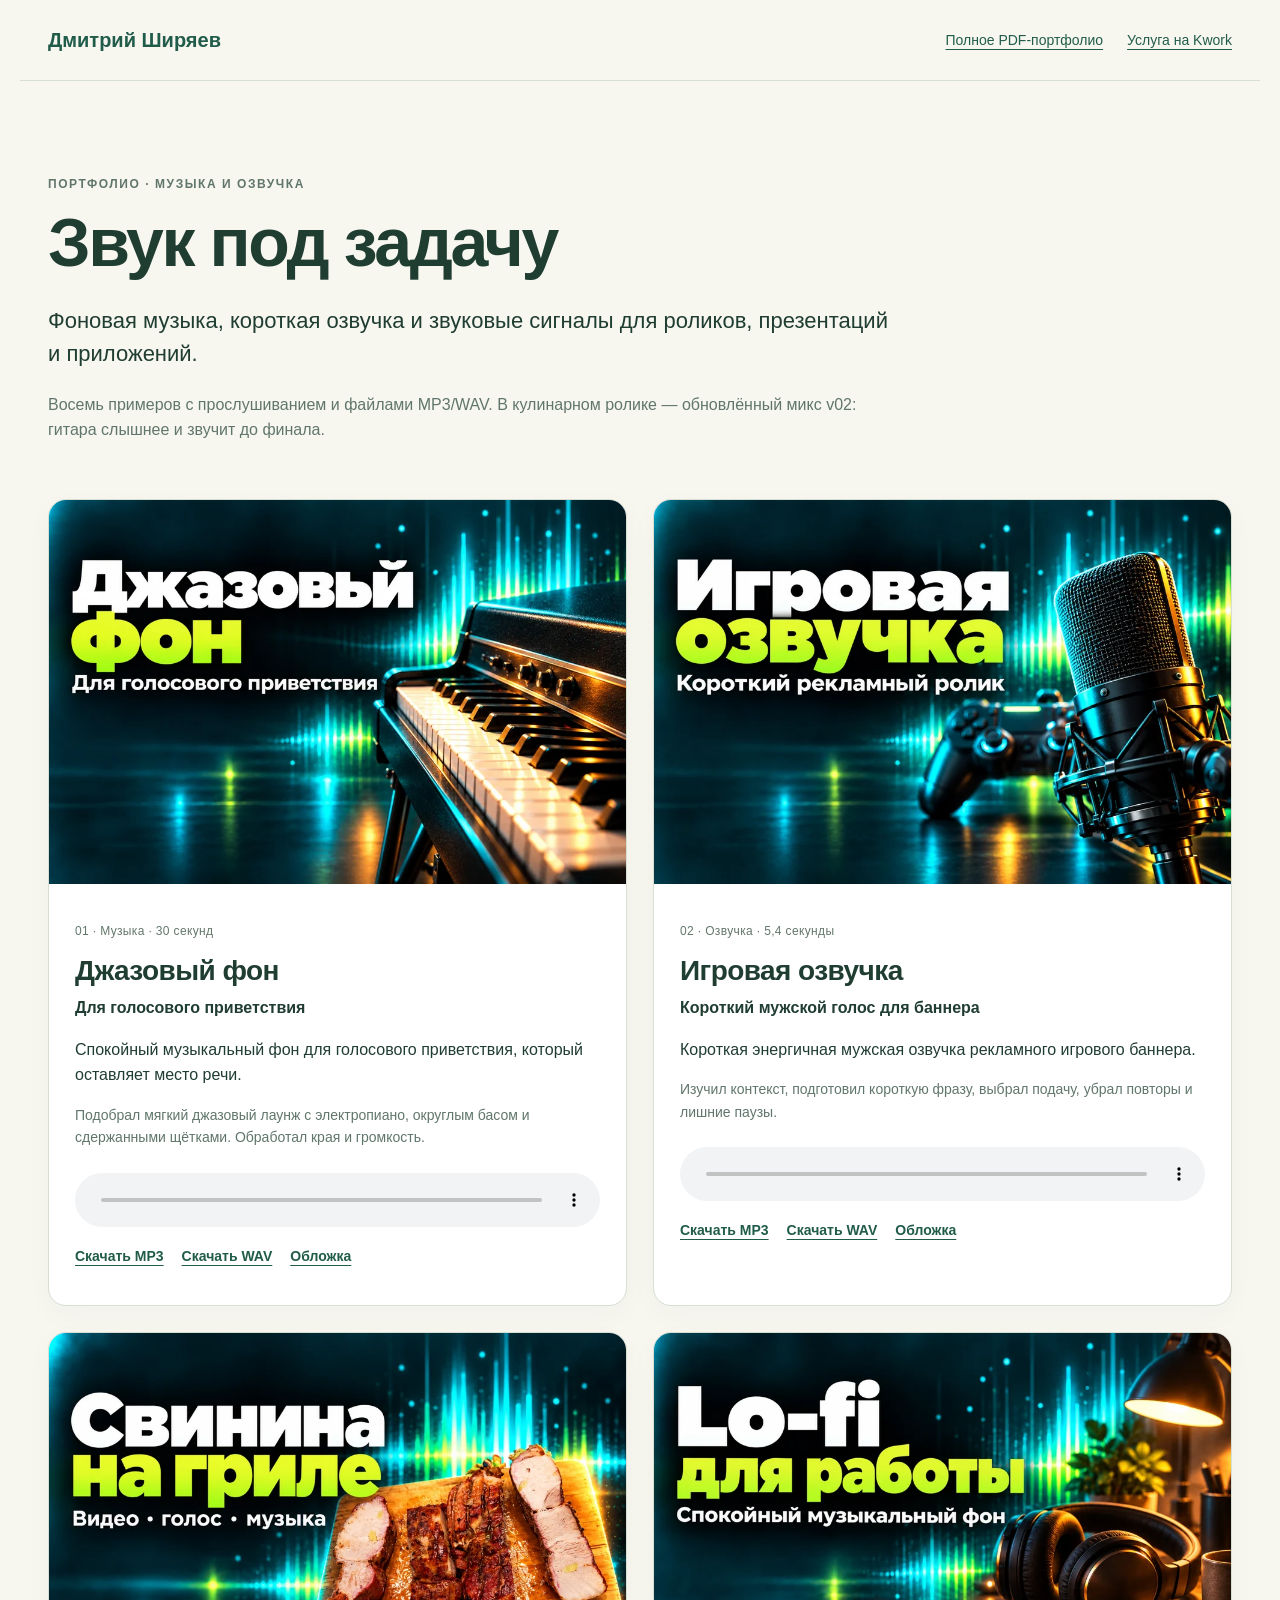
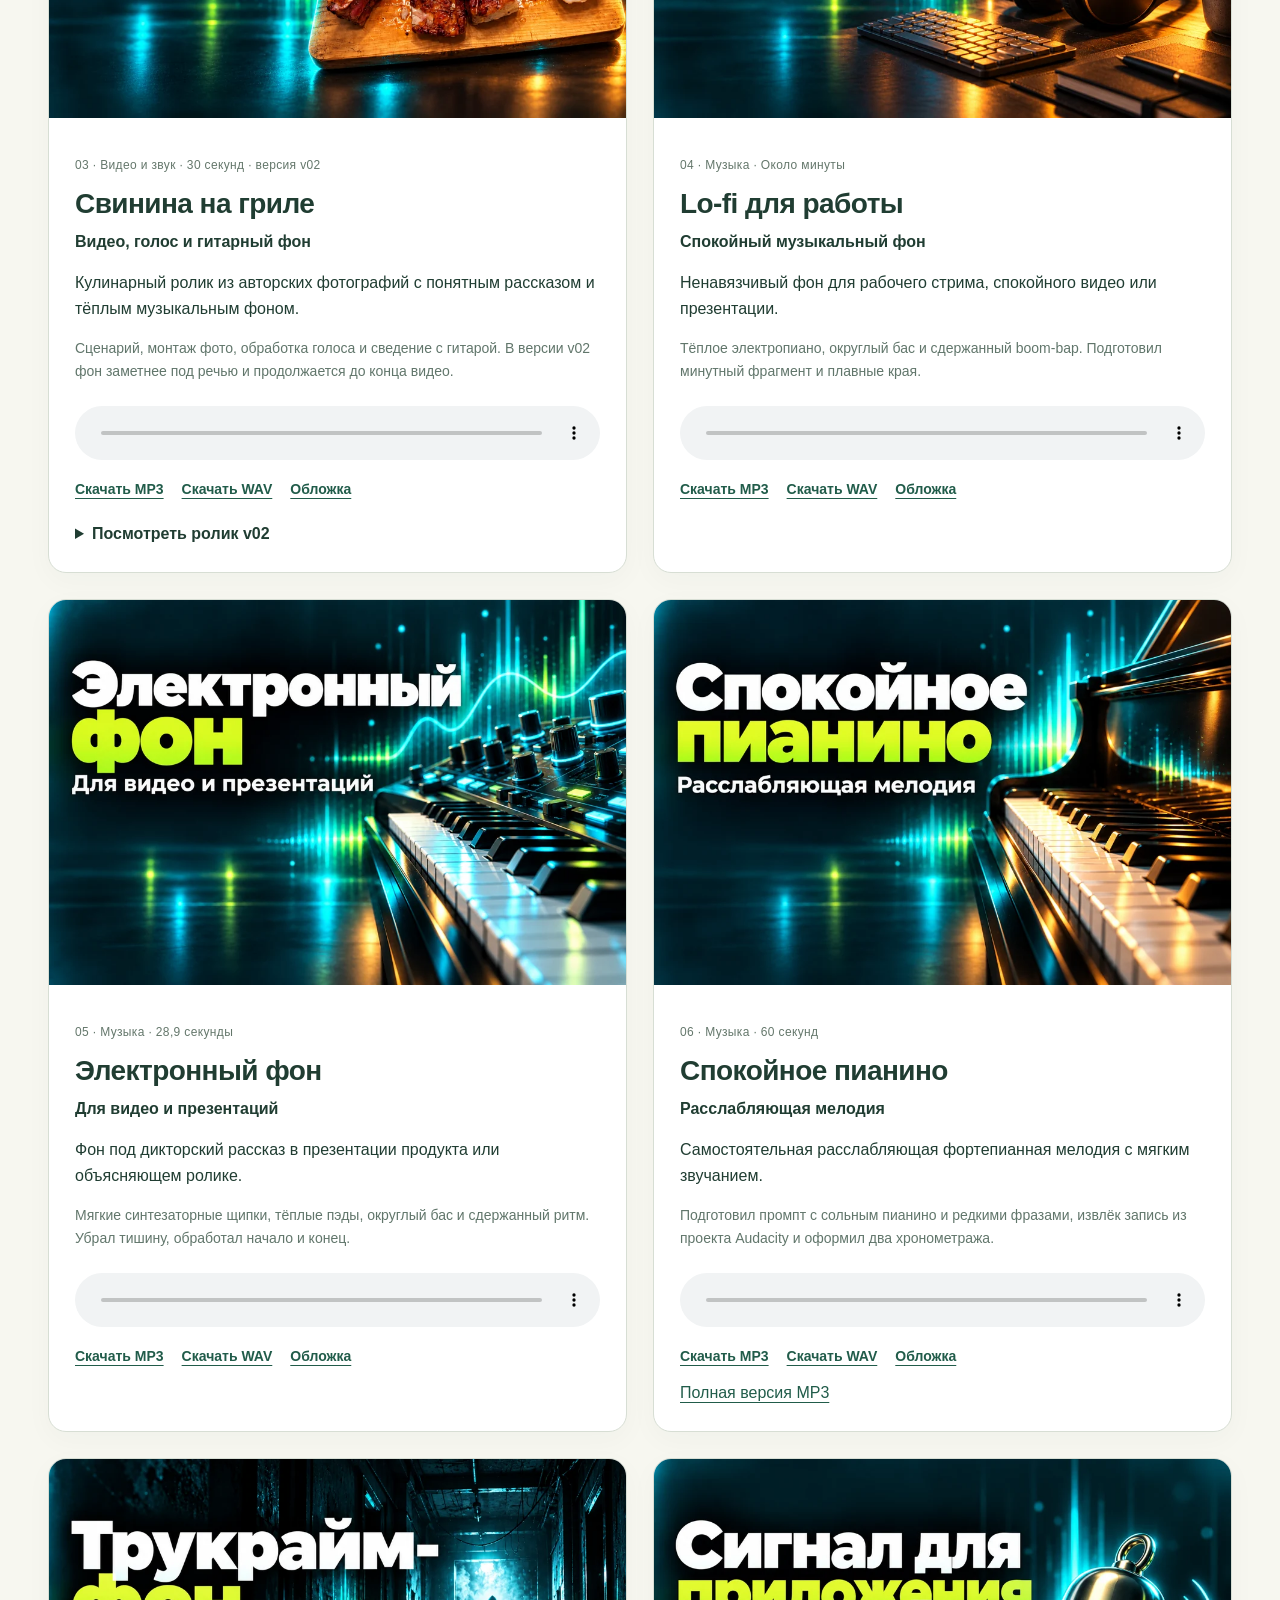
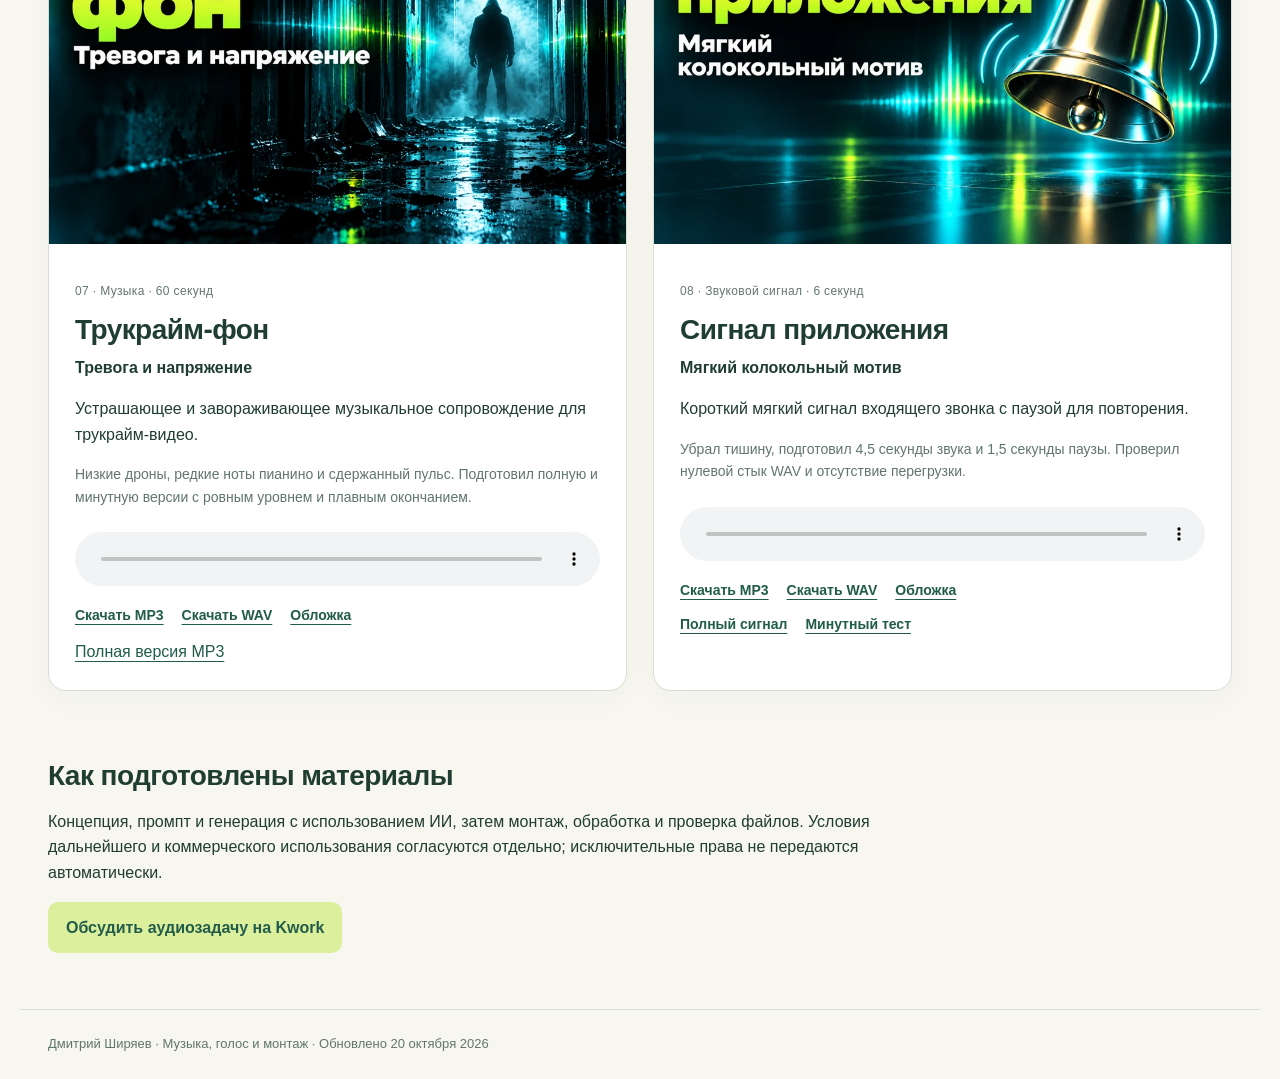
<file: audio/index.html>
<!doctype html><html lang="ru"><head><meta charset="utf-8"><meta name="viewport" content="width=device-width,initial-scale=1"><title>Музыка и озвучка — Дмитрий Ширяев</title><meta name="description" content="Восемь аудиокейсов: джазовый фон, озвучка, кулинарный ролик, lo-fi, электронная музыка, пианино, трукрайм и звуковой сигнал."><link rel="stylesheet" href="style.css"></head><body><header><a class="brand" href="../">Дмитрий Ширяев</a><nav aria-label="Навигация"><a href="../portfolio.pdf">Полное PDF-портфолио</a><a href="https://kwork.ru/audio/55227642/podgotovlyu-muzyku-i-ozvuchku-dlya-vashego-rolika">Услуга на Kwork</a></nav></header><main><section class="intro"><p class="eyebrow">Портфолио · Музыка и озвучка</p><h1>Звук под задачу</h1><p class="lead">Фоновая музыка, короткая озвучка и звуковые сигналы для роликов, презентаций и приложений.</p><p class="note">Восемь примеров с прослушиванием и файлами MP3/WAV. В кулинарном ролике — обновлённый микс v02: гитара слышнее и звучит до финала.</p></section><section class="grid" aria-label="Аудиоработы"><article class="card" id="01-jazz"><img src="covers/01-jazz.webp" width="960" height="640" loading="lazy" alt="Джазовый фон"><div class="content"><p class="meta">01 · Музыка · 30 секунд</p><h2>Джазовый фон</h2><p class="subtitle">Для голосового приветствия</p><p>Спокойный музыкальный фон для голосового приветствия, который оставляет место речи.</p><p class="work">Подобрал мягкий джазовый лаунж с электропиано, округлым басом и сдержанными щётками. Обработал края и громкость.</p><audio controls preload="none" src="media/01-jazz.mp3">Ваш браузер не поддерживает аудио. Скачайте MP3 по ссылке ниже.</audio><div class="downloads"><a download href="media/01-jazz.mp3">Скачать MP3</a><a download href="media/01-jazz.wav">Скачать WAV</a><a download href="covers/01-jazz.png">Обложка</a></div></div></article><article class="card" id="02-voice"><img src="covers/02-voice.webp" width="960" height="640" loading="lazy" alt="Игровая озвучка"><div class="content"><p class="meta">02 · Озвучка · 5,4 секунды</p><h2>Игровая озвучка</h2><p class="subtitle">Короткий мужской голос для баннера</p><p>Короткая энергичная мужская озвучка рекламного игрового баннера.</p><p class="work">Изучил контекст, подготовил короткую фразу, выбрал подачу, убрал повторы и лишние паузы.</p><audio controls preload="none" src="media/02-voice.mp3">Ваш браузер не поддерживает аудио. Скачайте MP3 по ссылке ниже.</audio><div class="downloads"><a download href="media/02-voice.mp3">Скачать MP3</a><a download href="media/02-voice.wav">Скачать WAV</a><a download href="covers/02-voice.png">Обложка</a></div></div></article><article class="card" id="03-bbq"><img src="covers/03-bbq.webp" width="960" height="640" loading="lazy" alt="Свинина на гриле"><div class="content"><p class="meta">03 · Видео и звук · 30 секунд · версия v02</p><h2>Свинина на гриле</h2><p class="subtitle">Видео, голос и гитарный фон</p><p>Кулинарный ролик из авторских фотографий с понятным рассказом и тёплым музыкальным фоном.</p><p class="work">Сценарий, монтаж фото, обработка голоса и сведение с гитарой. В версии v02 фон заметнее под речью и продолжается до конца видео.</p><audio controls preload="none" src="media/03-bbq.mp3">Ваш браузер не поддерживает аудио. Скачайте MP3 по ссылке ниже.</audio><div class="downloads"><a download href="media/03-bbq.mp3">Скачать MP3</a><a download href="media/03-bbq.wav">Скачать WAV</a><a download href="covers/03-bbq.png">Обложка</a></div><details><summary>Посмотреть ролик v02</summary><video controls preload="none" poster="covers/03-bbq.webp" src="media/03-bbq-v02.mp4"></video><a download href="media/03-bbq-v02.mp4">Скачать MP4</a></details></div></article><article class="card" id="04-lofi"><img src="covers/04-lofi.webp" width="960" height="640" loading="lazy" alt="Lo-fi для работы"><div class="content"><p class="meta">04 · Музыка · Около минуты</p><h2>Lo-fi для работы</h2><p class="subtitle">Спокойный музыкальный фон</p><p>Ненавязчивый фон для рабочего стрима, спокойного видео или презентации.</p><p class="work">Тёплое электропиано, округлый бас и сдержанный boom-bap. Подготовил минутный фрагмент и плавные края.</p><audio controls preload="none" src="media/04-lofi.mp3">Ваш браузер не поддерживает аудио. Скачайте MP3 по ссылке ниже.</audio><div class="downloads"><a download href="media/04-lofi.mp3">Скачать MP3</a><a download href="media/04-lofi.wav">Скачать WAV</a><a download href="covers/04-lofi.png">Обложка</a></div></div></article><article class="card" id="05-electronic"><img src="covers/05-electronic.webp" width="960" height="640" loading="lazy" alt="Электронный фон"><div class="content"><p class="meta">05 · Музыка · 28,9 секунды</p><h2>Электронный фон</h2><p class="subtitle">Для видео и презентаций</p><p>Фон под дикторский рассказ в презентации продукта или объясняющем ролике.</p><p class="work">Мягкие синтезаторные щипки, тёплые пэды, округлый бас и сдержанный ритм. Убрал тишину, обработал начало и конец.</p><audio controls preload="none" src="media/05-electronic.mp3">Ваш браузер не поддерживает аудио. Скачайте MP3 по ссылке ниже.</audio><div class="downloads"><a download href="media/05-electronic.mp3">Скачать MP3</a><a download href="media/05-electronic.wav">Скачать WAV</a><a download href="covers/05-electronic.png">Обложка</a></div></div></article><article class="card" id="06-piano"><img src="covers/06-piano.webp" width="960" height="640" loading="lazy" alt="Спокойное пианино"><div class="content"><p class="meta">06 · Музыка · 60 секунд</p><h2>Спокойное пианино</h2><p class="subtitle">Расслабляющая мелодия</p><p>Самостоятельная расслабляющая фортепианная мелодия с мягким звучанием.</p><p class="work">Подготовил промпт с сольным пианино и редкими фразами, извлёк запись из проекта Audacity и оформил два хронометража.</p><audio controls preload="none" src="media/06-piano.mp3">Ваш браузер не поддерживает аудио. Скачайте MP3 по ссылке ниже.</audio><div class="downloads"><a download href="media/06-piano.mp3">Скачать MP3</a><a download href="media/06-piano.wav">Скачать WAV</a><a download href="covers/06-piano.png">Обложка</a></div><a download href="media/06-piano-full.mp3">Полная версия MP3</a></div></article><article class="card" id="07-true-crime"><img src="covers/07-true-crime.webp" width="960" height="640" loading="lazy" alt="Трукрайм-фон"><div class="content"><p class="meta">07 · Музыка · 60 секунд</p><h2>Трукрайм-фон</h2><p class="subtitle">Тревога и напряжение</p><p>Устрашающее и завораживающее музыкальное сопровождение для трукрайм-видео.</p><p class="work">Низкие дроны, редкие ноты пианино и сдержанный пульс. Подготовил полную и минутную версии с ровным уровнем и плавным окончанием.</p><audio controls preload="none" src="media/07-true-crime.mp3">Ваш браузер не поддерживает аудио. Скачайте MP3 по ссылке ниже.</audio><div class="downloads"><a download href="media/07-true-crime.mp3">Скачать MP3</a><a download href="media/07-true-crime.wav">Скачать WAV</a><a download href="covers/07-true-crime.png">Обложка</a></div><a download href="media/07-true-crime-full.mp3">Полная версия MP3</a></div></article><article class="card" id="08-notification"><img src="covers/08-notification.webp" width="960" height="640" loading="lazy" alt="Сигнал приложения"><div class="content"><p class="meta">08 · Звуковой сигнал · 6 секунд</p><h2>Сигнал приложения</h2><p class="subtitle">Мягкий колокольный мотив</p><p>Короткий мягкий сигнал входящего звонка с паузой для повторения.</p><p class="work">Убрал тишину, подготовил 4,5 секунды звука и 1,5 секунды паузы. Проверил нулевой стык WAV и отсутствие перегрузки.</p><audio controls preload="none" src="media/08-notification.mp3">Ваш браузер не поддерживает аудио. Скачайте MP3 по ссылке ниже.</audio><div class="downloads"><a download href="media/08-notification.mp3">Скачать MP3</a><a download href="media/08-notification.wav">Скачать WAV</a><a download href="covers/08-notification.png">Обложка</a></div><div class="extra"><a download href="media/08-notification-full.mp3">Полный сигнал</a><a download href="media/08-notification-repeat-60s.mp3">Минутный тест</a></div></div></article></section><section class="about"><h2>Как подготовлены материалы</h2><p>Концепция, промпт и генерация с использованием ИИ, затем монтаж, обработка и проверка файлов. Условия дальнейшего и коммерческого использования согласуются отдельно; исключительные права не передаются автоматически.</p><a class="button" href="https://kwork.ru/audio/55227642/podgotovlyu-muzyku-i-ozvuchku-dlya-vashego-rolika">Обсудить аудиозадачу на Kwork</a></section></main><footer>Дмитрий Ширяев · Музыка, голос и монтаж · Обновлено 20 октября 2026</footer></body></html>
</file>
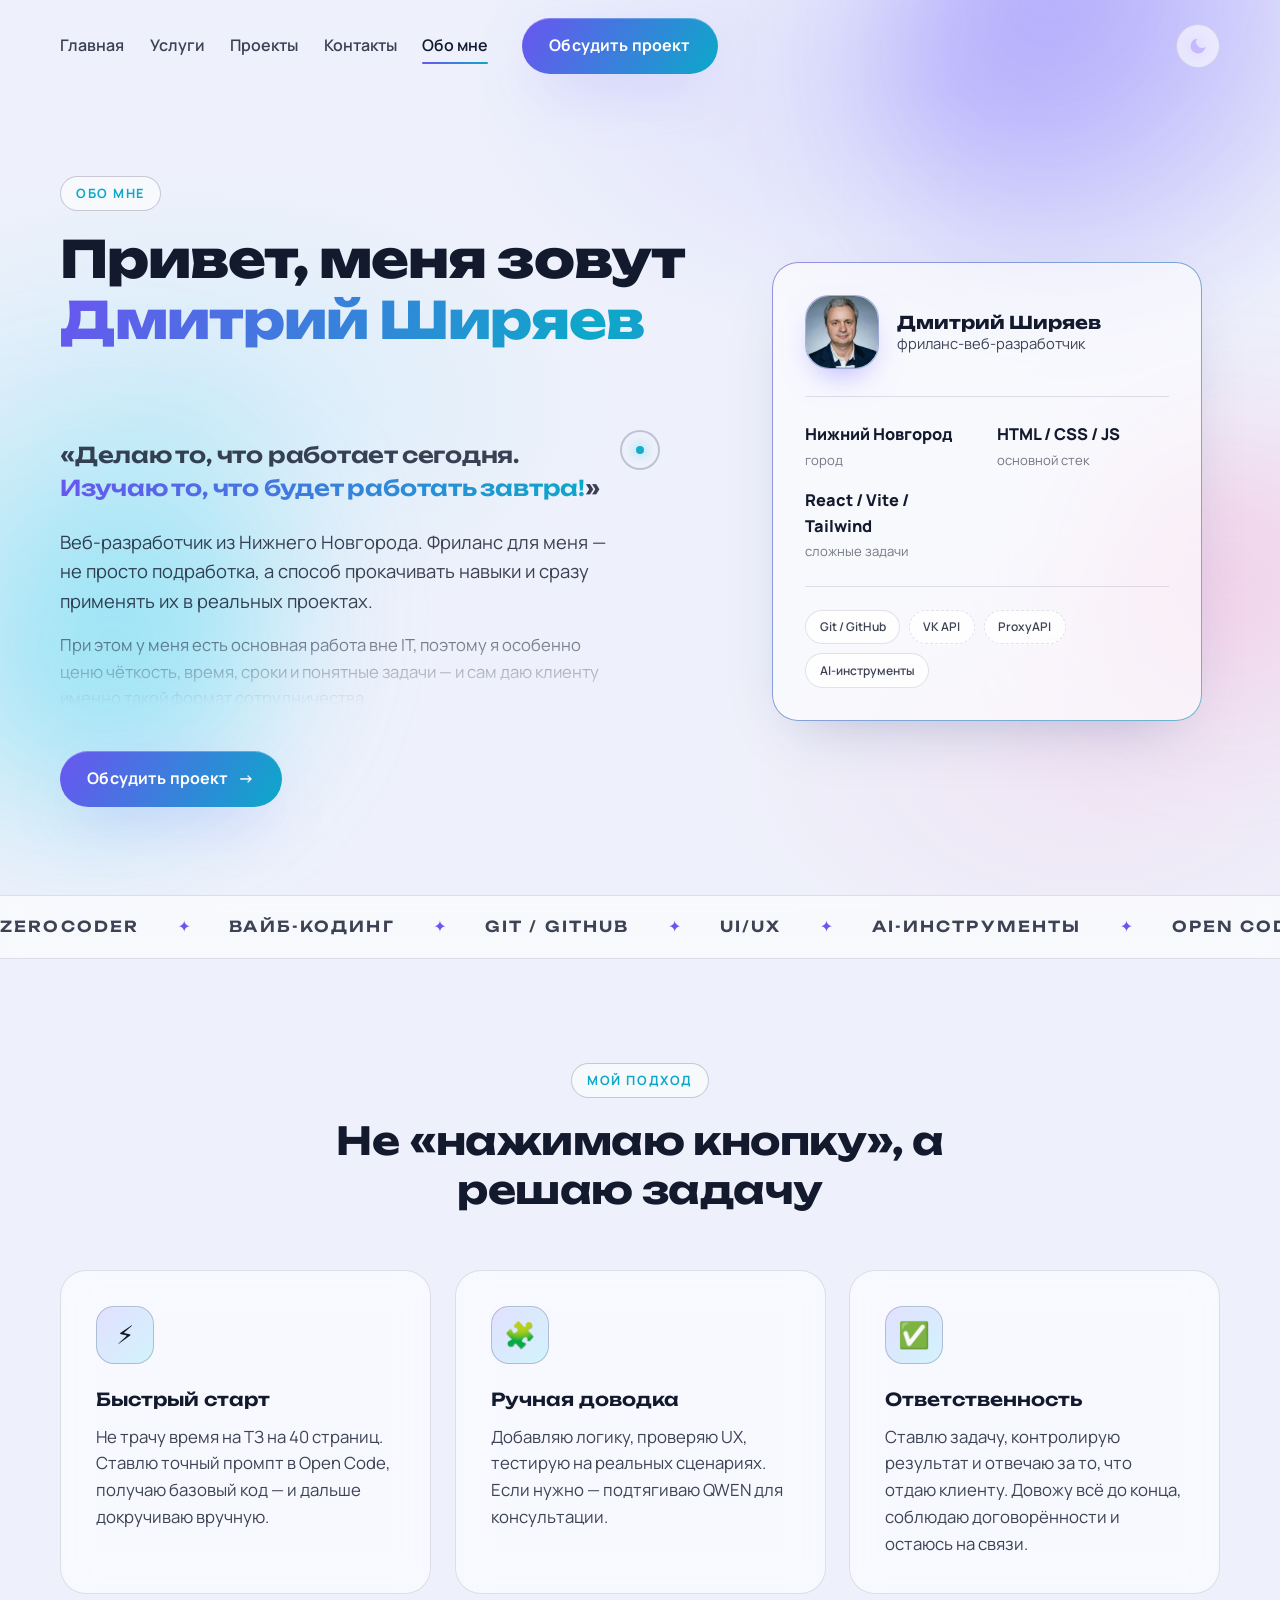
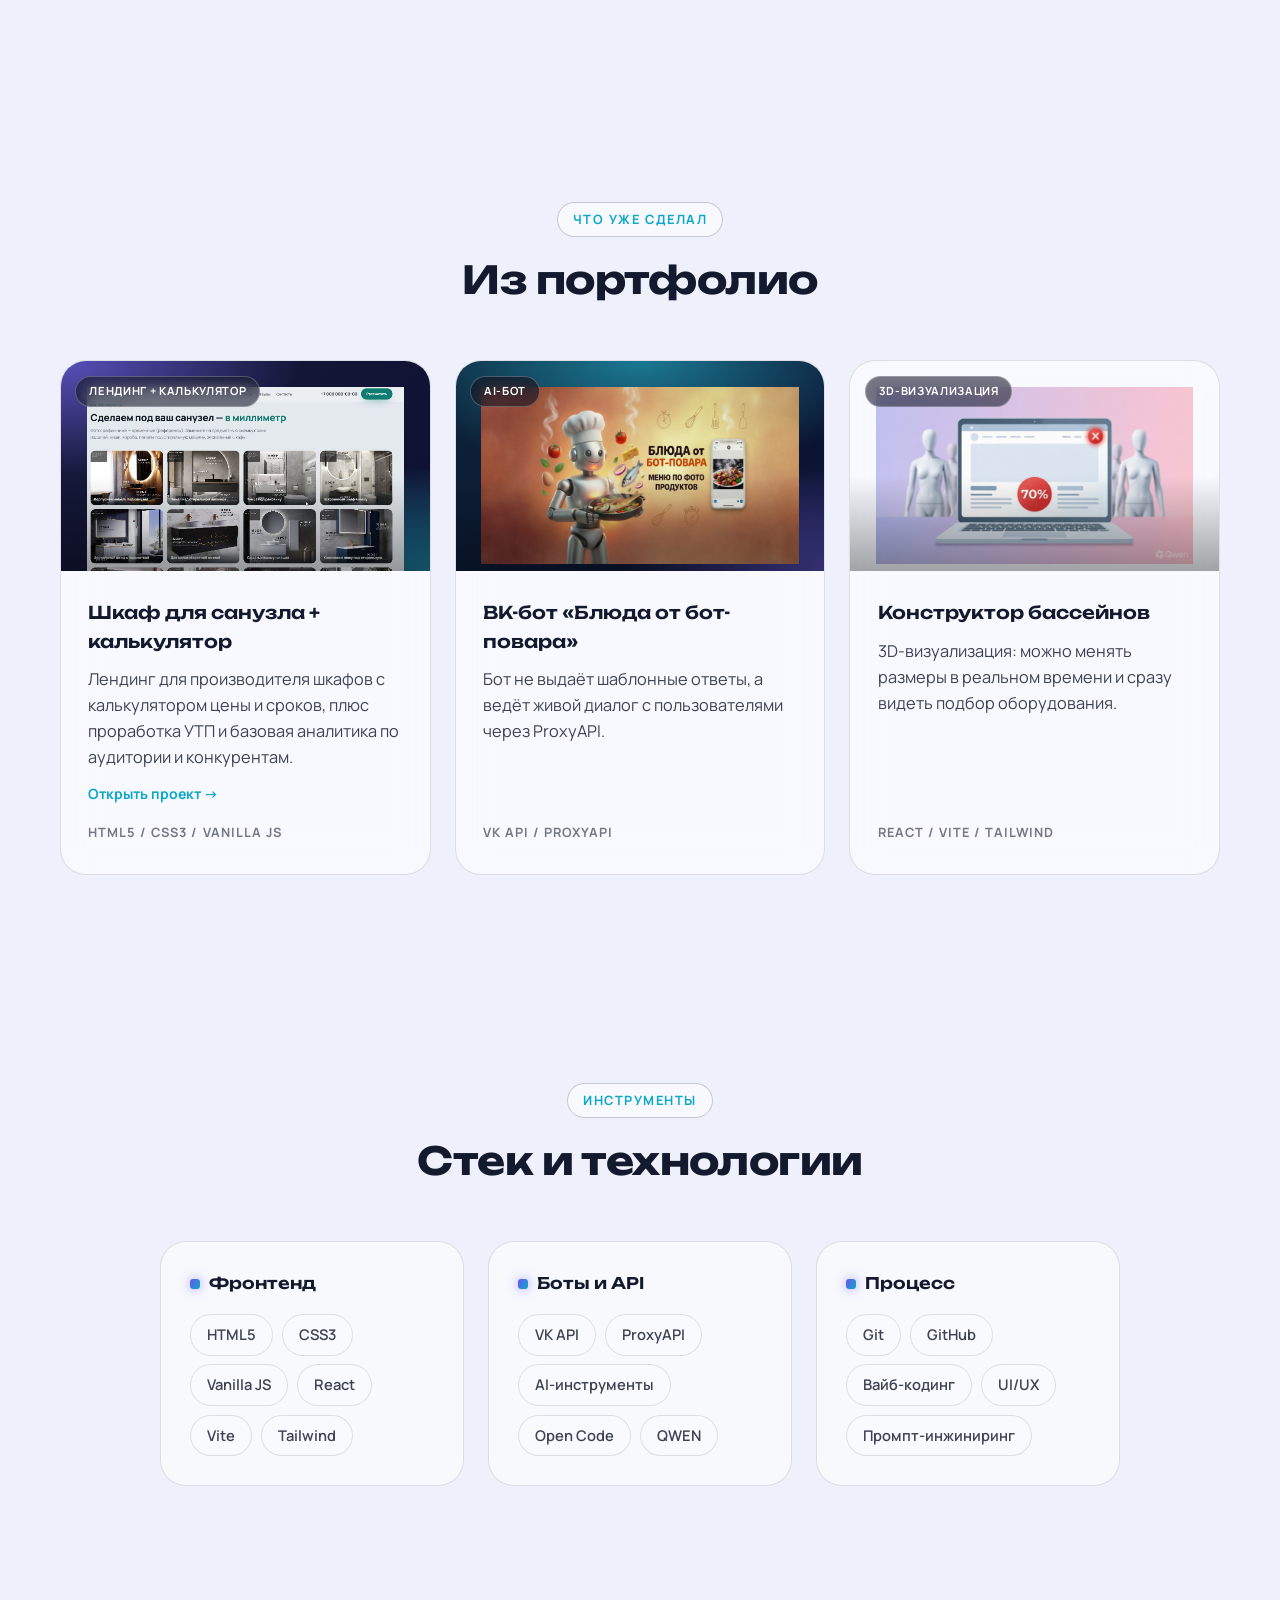
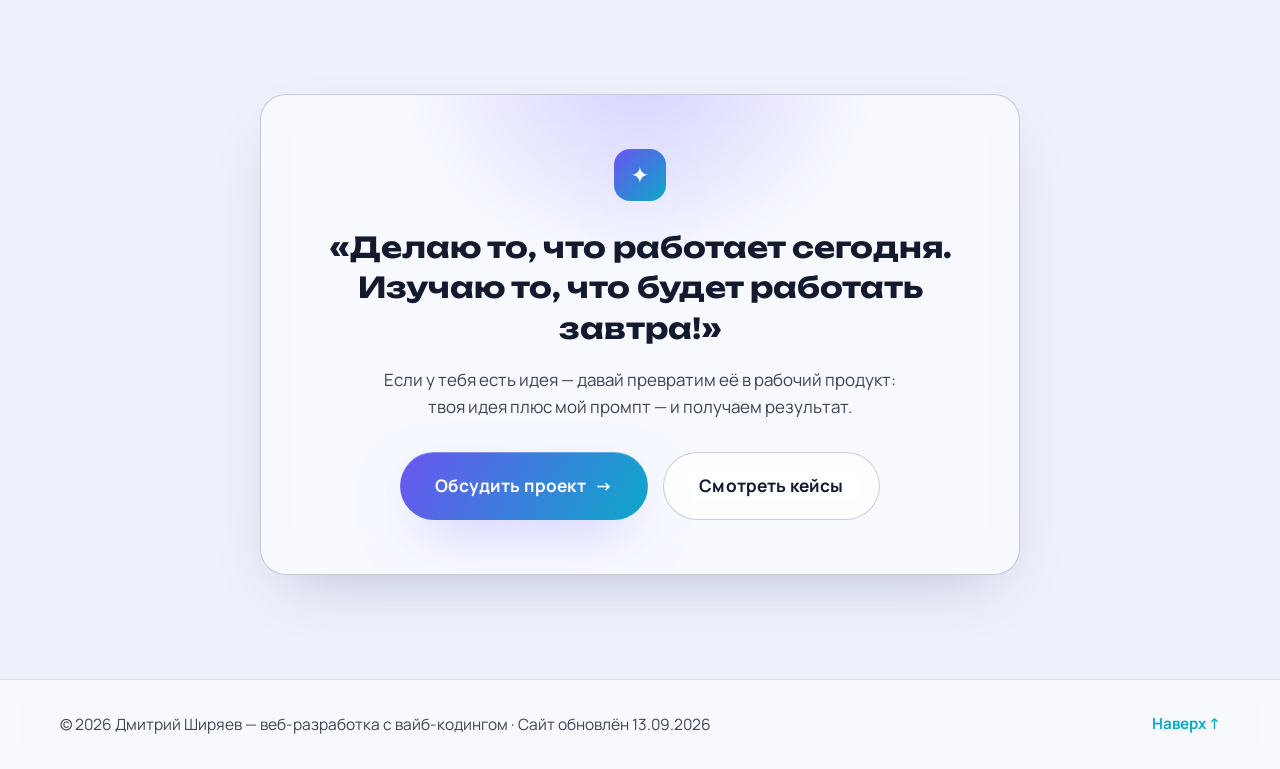
<file: about.html>
<!DOCTYPE html>
<html lang="ru">
  <head>
    <meta charset="UTF-8" />
    <meta name="viewport" content="width=device-width, initial-scale=1.0" />
    <title>Обо мне — Дмитрий Ширяев</title>
    <meta name="description" content="Дмитрий Ширяев — фриланс-веб-разработчик из Нижнего Новгорода. Вайб-кодинг, лендинги, калькуляторы, чат-боты." />
    <link rel="canonical" href="/about.html" />
    <meta property="og:title" content="Обо мне — Дмитрий Ширяев" />
    <meta property="og:description" content="Фриланс-веб-разработчик из Нижнего Новгорода. Вайб-кодинг, лендинги, калькуляторы, чат-боты." />
    <meta property="og:type" content="profile" />
    <meta property="og:locale" content="ru_RU" />
    <meta property="og:url" content="https://dmitry-shiryaev.vercel.app/about.html" />
    <meta name="author" content="Дмитрий Ширяев" />
    <script type="application/ld+json">
    {
      "@context": "https://schema.org",
      "@graph": [
        {
          "@type": "ProfilePage",
          "@id": "https://dmitry-shiryaev.vercel.app/#webpage",
          "url": "https://dmitry-shiryaev.vercel.app/about.html",
          "name": "Обо мне — Дмитрий Ширяев",
          "description": "Фриланс-веб-разработчик из Нижнего Новгорода. Вайб-кодинг, лендинги, калькуляторы, чат-боты.",
          "inLanguage": "ru",
          "isPartOf": { "@id": "https://dmitry-shiryaev.vercel.app/#website" },
          "mainEntity": { "@id": "https://dmitry-shiryaev.vercel.app/#person" },
          "datePublished": "2026-09-13",
          "dateModified": "2026-09-13"
        },
        {
          "@type": "WebSite",
          "@id": "https://dmitry-shiryaev.vercel.app/#website",
          "name": "Дмитрий Ширяев — веб-разработчик",
          "url": "https://dmitry-shiryaev.vercel.app/",
          "inLanguage": "ru",
          "publisher": { "@id": "https://dmitry-shiryaev.vercel.app/#person" }
        },
        {
          "@type": "Person",
          "@id": "https://dmitry-shiryaev.vercel.app/#person",
          "name": "Дмитрий Ширяев",
          "url": "https://dmitry-shiryaev.vercel.app/about.html",
          "image": "https://dmitry-shiryaev.vercel.app/img/фото.jfif",
          "jobTitle": "Веб-разработчик (вайб-кодинг)",
          "email": "mailto:DmmShiryev@yandex.ru",
          "address": { "@type": "PostalAddress", "addressLocality": "Нижний Новгород", "addressCountry": "RU" },
          "knowsAbout": ["лендинги", "калькуляторы цен", "чат-боты с ИИ", "MVP", "SEO", "GEO-продвижение"],
          "sameAs": [
            "https://max.ru/u/f9LHodD0cOKdJPhYGMLWhbecW1BcaRQ_45GFe5sC0_zaYHqW1RkVtHioQXk",
            "https://github.com/dmmshiryaev-bit",
            "https://dmmshiryaev-bit.github.io/habit-tracker"
          ]
        },
        {
          "@type": "BreadcrumbList",
          "itemListElement": [
            { "@type": "ListItem", "position": 1, "name": "Главная", "item": "https://dmitry-shiryaev.vercel.app/" },
            { "@type": "ListItem", "position": 2, "name": "Обо мне", "item": "https://dmitry-shiryaev.vercel.app/about.html" }
          ]
        }
      ]
    }
    </script>
    <link rel="preconnect" href="https://fonts.googleapis.com" />
    <link rel="preconnect" href="https://fonts.gstatic.com" crossorigin />
    <link href="https://fonts.googleapis.com/css2?family=Manrope:wght@400;500;600;700;800&family=Unbounded:wght@400;500;600;700;800&display=swap" rel="stylesheet" />
    <link rel="stylesheet" href="css/style.css?v=23" />
  </head>
  <body>
    <div class="bg" aria-hidden="true">
      <div class="orb orb--a" data-depth="0.25"></div>
      <div class="orb orb--b" data-depth="0.45"></div>
      <div class="orb orb--c" data-depth="0.15"></div>
      <div class="bg__grid"></div>
    </div>

    <div class="cursor" aria-hidden="true">
      <div class="cursor__dot"></div>
      <div class="cursor__ring"></div>
    </div>

    <header class="header">
      <div class="container header__inner">
        <nav class="nav" id="nav">
          <a href="index.html" class="nav__link">Главная</a>
          <a href="index.html#services" class="nav__link">Услуги</a>
          <a href="index.html#projects" class="nav__link">Проекты</a>
          <a href="index.html#contact" class="nav__link">Контакты</a>
          <a href="about.html" class="nav__link is-active">Обо мне</a>
          <a href="index.html#contact" class="btn btn--primary nav__cta">Обсудить проект</a>
        </nav>
        <div class="header__actions">
          <button class="theme-toggle" id="themeToggle" aria-label="Переключить тему">
            <svg class="theme-toggle__icon theme-toggle__icon--sun" viewBox="0 0 24 24" fill="none" stroke="currentColor" stroke-width="2" stroke-linecap="round">
              <circle cx="12" cy="12" r="4.5"></circle>
              <path d="M12 1.5v2.5M12 20v2.5M3.34 3.34l1.77 1.77M18.89 18.89l1.77 1.77M1.5 12H4M20 12h2.5M3.34 20.66l1.77-1.77M18.89 5.11l1.77-1.77"></path>
            </svg>
            <svg class="theme-toggle__icon theme-toggle__icon--moon" viewBox="0 0 24 24" fill="currentColor">
              <path d="M21 12.79A9 9 0 1 1 11.21 3a7 7 0 0 0 9.79 9.79Z"></path>
            </svg>
          </button>
          <button class="burger" id="burger" aria-label="Меню" aria-expanded="false">
            <span class="burger__line"></span>
            <span class="burger__line"></span>
            <span class="burger__line"></span>
          </button>
        </div>
      </div>
    </header>

    <main>
      <section class="section page-intro">
        <div class="container page-intro__grid">
          <div class="page-intro__content">
            <span class="section__tag reveal">Обо мне</span>
            <h1 class="page-intro__title reveal js-text-expand" data-delay="100" data-expand tabindex="0" aria-haspopup="dialog" aria-expanded="false">
              Привет, меня зовут <span class="grad">Дмитрий Ширяев</span>
              <span class="expand-hint" aria-hidden="true">⤢ показать целиком</span>
            </h1>
            <p class="page-intro__motto reveal" data-delay="150">
              «Делаю то, что работает сегодня. <span class="grad">Изучаю то, что будет
              работать завтра!</span>»
            </p>
            <div class="page-intro__fade js-text-expand" data-expand tabindex="0" aria-haspopup="dialog" aria-expanded="false">
              <p class="page-intro__sub reveal" data-delay="200">
                Веб-разработчик из Нижнего Новгорода. Фриланс для меня — не просто
                подработка, а способ прокачивать навыки и сразу применять их в реальных
                проектах.
              </p>
              <p class="page-intro__sub page-intro__sub--dim reveal" data-delay="250">
                При этом у меня есть основная работа вне IT, поэтому я особенно ценю
                чёткость, время, сроки и понятные задачи — и сам даю клиенту именно
                такой формат сотрудничества.
              </p>
            </div>
            <a href="index.html#contact" class="btn btn--primary reveal" data-delay="300" data-magnetic>
              <span class="btn__label">Обсудить проект</span>
              <span class="btn__arrow">→</span>
            </a>
          </div>

          <div class="page-intro__visual reveal" data-delay="150">
            <div class="profile-card tilt" data-tilt>
              <div class="profile-card__top">
                <div class="profile-card__avatar">
                  <img class="profile-card__photo" src="img/фото.jfif" alt="Дмитрий Ширяев">
                </div>
                <div class="profile-card__name">
                  <strong>Дмитрий Ширяев</strong>
                  <span>фриланс-веб-разработчик</span>
                </div>
              </div>

              <div class="profile-card__stats">
                <div class="profile-card__stat">
                  <span class="profile-card__stat-num">Нижний Новгород</span>
                  <span class="profile-card__stat-label">город</span>
                </div>
                <div class="profile-card__stat">
                  <span class="profile-card__stat-num">HTML / CSS / JS</span>
                  <span class="profile-card__stat-label">основной стек</span>
                </div>
                <div class="profile-card__stat">
                  <span class="profile-card__stat-num">React / Vite / Tailwind</span>
                  <span class="profile-card__stat-label">сложные задачи</span>
                </div>
              </div>

              <div class="profile-card__tags">
                <span class="chip">Git / GitHub</span>
                <span class="chip chip--ghost">VK API</span>
                <span class="chip chip--ghost">ProxyAPI</span>
                <span class="chip">AI-инструменты</span>
              </div>
            </div>
          </div>
        </div>
      </section>

      <div class="marquee" aria-hidden="true">
        <div class="marquee__track">
          <span>Zerocoder</span><i>✦</i>
          <span>Вайб-кодинг</span><i>✦</i>
          <span>Git / GitHub</span><i>✦</i>
          <span>UI/UX</span><i>✦</i>
          <span>AI-инструменты</span><i>✦</i>
          <span>Open Code</span><i>✦</i>
          <span>QWEN</span><i>✦</i>
          <span>Zerocoder</span><i>✦</i>
          <span>Вайб-кодинг</span><i>✦</i>
          <span>Git / GitHub</span><i>✦</i>
          <span>UI/UX</span><i>✦</i>
          <span>AI-инструменты</span><i>✦</i>
          <span>Open Code</span><i>✦</i>
          <span>QWEN</span><i>✦</i>
        </div>
      </div>

      <section class="section">
        <div class="container">
          <div class="section__head reveal">
            <span class="section__tag">Мой подход</span>
            <h2 class="section__title">Не «нажимаю кнопку», а решаю задачу</h2>
          </div>

          <div class="approach-grid">
            <article class="card-tile card-tile--accent reveal">
              <span class="card-tile__icon">⚡</span>
              <h3 class="card-tile__title">Быстрый старт</h3>
              <p class="card-tile__text">
                Не трачу время на ТЗ на 40 страниц. Ставлю точный промпт в Open Code,
                получаю базовый код — и дальше докручиваю вручную.
              </p>
            </article>
            <article class="card-tile card-tile--accent reveal" data-delay="100">
              <span class="card-tile__icon">🧩</span>
              <h3 class="card-tile__title">Ручная доводка</h3>
              <p class="card-tile__text">
                Добавляю логику, проверяю UX, тестирую на реальных сценариях. Если нужно —
                подтягиваю QWEN для консультации.
              </p>
            </article>
            <article class="card-tile card-tile--accent reveal" data-delay="200">
              <span class="card-tile__icon">✅</span>
              <h3 class="card-tile__title">Ответственность</h3>
              <p class="card-tile__text">
                Ставлю задачу, контролирую результат и отвечаю за то, что отдаю клиенту.
                Довожу всё до конца, соблюдаю договорённости и остаюсь на связи.
              </p>
            </article>
          </div>
        </div>
      </section>

      <section class="section">
        <div class="container">
          <div class="section__head reveal">
            <span class="section__tag">Что уже сделал</span>
            <h2 class="section__title">Из портфолио</h2>
          </div>

          <div class="projects__grid reveal-group">
            <article class="project-card tilt" data-tilt>
              <div class="project-card__screen project-card__screen--calc">
                <img class="project-card__img" src="img/шкаф.jpg" alt="Лендинг с калькулятором — Шкаф для санузла" loading="lazy" />
                <span class="project-card__tag">Лендинг + калькулятор</span>
              </div>
              <div class="project-card__body">
                <h3 class="project-card__title">Шкаф для санузла + калькулятор</h3>
                <p class="project-card__desc">
                  Лендинг для производителя шкафов с калькулятором цены и сроков, плюс
                  проработка УТП и базовая аналитика по аудитории и конкурентам.
                </p>
                <a class="project-card__link" href="https://billowing-boat-d3ac.dmmshiryaev.workers.dev/" target="_blank" rel="noopener">Открыть проект →</a>
                <div class="project-card__meta">HTML5 / CSS3 / Vanilla JS</div>
              </div>
            </article>

            <article class="project-card tilt" data-tilt>
              <div class="project-card__screen project-card__screen--bot">
                <img class="project-card__img" src="img/чат  бот.png" alt="ВК-бот «Блюда от бот-повара»" loading="lazy" />
                <span class="project-card__tag">AI-бот</span>
              </div>
              <div class="project-card__body">
                <h3 class="project-card__title">ВК-бот «Блюда от бот-повара»</h3>
                <p class="project-card__desc">
                  Бот не выдаёт шаблонные ответы, а ведёт живой диалог с пользователями
                  через ProxyAPI.
                </p>
                <div class="project-card__meta">VK API / ProxyAPI</div>
              </div>
            </article>

            <article class="project-card tilt" data-tilt>
              <div class="project-card__screen project-card__screen--pool">
                <img class="project-card__img" src="img/Калькулятор.png" alt="Конструктор бассейнов — 3D-визуализация" loading="lazy" />
                <span class="project-card__tag">3D-визуализация</span>
              </div>
              <div class="project-card__body">
                <h3 class="project-card__title">Конструктор бассейнов</h3>
                <p class="project-card__desc">
                  3D-визуализация: можно менять размеры в реальном времени и сразу видеть
                  подбор оборудования.
                </p>
                <div class="project-card__meta">React / Vite / Tailwind</div>
              </div>
            </article>
          </div>
        </div>
      </section>

      <section class="section">
        <div class="container">
          <div class="section__head reveal">
            <span class="section__tag">Инструменты</span>
            <h2 class="section__title">Стек и технологии</h2>
          </div>

          <div class="stack-grid reveal">
            <div class="stack-col">
              <h3 class="stack-col__title">Фронтенд</h3>
              <div class="stack-col__list">
                <span class="stack-item">HTML5</span>
                <span class="stack-item">CSS3</span>
                <span class="stack-item">Vanilla JS</span>
                <span class="stack-item">React</span>
                <span class="stack-item">Vite</span>
                <span class="stack-item">Tailwind</span>
              </div>
            </div>
            <div class="stack-col">
              <h3 class="stack-col__title">Боты и API</h3>
              <div class="stack-col__list">
                <span class="stack-item">VK API</span>
                <span class="stack-item">ProxyAPI</span>
                <span class="stack-item">AI-инструменты</span>
                <span class="stack-item">Open Code</span>
                <span class="stack-item">QWEN</span>
              </div>
            </div>
            <div class="stack-col">
              <h3 class="stack-col__title">Процесс</h3>
              <div class="stack-col__list">
                <span class="stack-item">Git</span>
                <span class="stack-item">GitHub</span>
                <span class="stack-item">Вайб-кодинг</span>
                <span class="stack-item">UI/UX</span>
                <span class="stack-item">Промпт-инжиниринг</span>
              </div>
            </div>
          </div>
        </div>
      </section>

      <section class="section">
        <div class="container">
          <div class="about-cta reveal">
            <span class="about-cta__spark">✦</span>
            <blockquote class="about-cta__quote">
              «Делаю то, что работает сегодня.<br />Изучаю то, что будет работать завтра!»
            </blockquote>
            <p class="about-cta__text">
              Если у тебя есть идея — давай превратим её в рабочий продукт: твоя идея плюс
              мой промпт — и получаем результат.
            </p>
            <div class="about-cta__buttons">
              <a href="index.html#contact" class="btn btn--primary btn--lg" data-magnetic>
                <span class="btn__label">Обсудить проект</span>
                <span class="btn__arrow">→</span>
              </a>
              <a href="index.html#projects" class="btn btn--ghost btn--lg" data-magnetic>
                <span class="btn__label">Смотреть кейсы</span>
              </a>
            </div>
          </div>
        </div>
      </section>
    </main>

    <div class="expander" id="textExpander" aria-hidden="true">
      <div class="expander__backdrop" data-expander-close></div>
      <div class="expander__card">
        <button class="expander__close" data-expander-close aria-label="Закрыть">
          <span class="expander__close-x">✕</span>
        </button>
        <span class="expander__tag">Обо мне</span>
        <p class="expander__title">Привет, меня зовут <span class="grad">Дмитрий Ширяев</span></p>
        <div class="expander__body">
          <p class="expander__text">
            Веб-разработчик из Нижнего Новгорода. Фриланс для меня — не просто
            подработка, а способ прокачивать навыки и сразу применять их в реальных
            проектах. При этом у меня есть основная работа вне IT, поэтому я особенно
            ценю чёткость, время, сроки и понятные задачи — и сам даю клиенту именно
            такой формат сотрудничества.
          </p>
          <p class="expander__text">
            <strong>Мой подход простой:</strong> не трачу время на ТЗ на 40 страниц
            (если нет такой необходимости), а быстро собираю рабочий MVP (Minimum
            Viable Product) — минимально жизнеспособный продукт по вашему ТЗ (как
            минимум чётко описанные идея продукта, целевая аудитория, одна главная
            цель, 1–3 ключевые функции с критериями готовности и сценарии
            использования, а также указано, что не войдёт в первую версию). Для этого
            использую вайб-кодинг, получаю базовый код, а дальше всё докручиваю
            вручную — добавляю логику, проверяю UX, тестирую на реальных сценариях.
            Если нужно — подтягиваю различные нейросети для консультации. Я не просто
            «нажимаю кнопку» в нейросети: я ставлю задачу, контролирую результат и
            отвечаю за то, что отдаю клиенту.
          </p>
          <h3 class="expander__subtitle">Что уже делал:</h3>
          <ul class="expander__list">
            <li>
              лендинги с калькулятором цены и сроков (проработка УТП с базовой
              аналитикой по аудитории и конкурентам);
            </li>
            <li>ВК-чат-боты с живым диалогом с пользователями через ProxyAPI;</li>
            <li>конструкторы с 3D-визуализацией.</li>
          </ul>
          <p class="expander__text">
            Работаю с HTML/CSS, Vanilla JS, а для более сложных задач беру React, Vite
            и Tailwind. Для ботов использую VK API и ProxyAPI, а весь процесс держу в
            Git/GitHub — чтобы было прозрачно и удобно передавать проект дальше.
          </p>
          <p class="expander__text">
            Для меня важно доводить всё до конца, соблюдать договорённости и оставаться
            на связи. Объясняю всё простым языком: без сложного жаргона и без
            «страшилок» про баги. Ещё я быстро учусь: и даже сейчас прохожу курс в
            Zerocoder и постоянно пробую новые инструменты — прогресс показываю в блоге.
          </p>
          <blockquote class="expander__quote">
            Мой девиз: «Делаю то, что работает сегодня. Изучаю то, что будет работать
            завтра!»
          </blockquote>
          <p class="expander__text">
            Если у тебя есть идея — давай превратим её в рабочий продукт: твоя идея
            плюс мой промпт — и получаем результат. 😊
          </p>
        </div>
      </div>
    </div>

    <footer class="footer">
      <div class="container footer__inner">
        <p class="footer__copy">© 2026 Дмитрий Ширяев — веб-разработка с вайб-кодингом · Сайт обновлён 13.09.2026</p>
        <a href="index.html#hero" class="footer__top">Наверх ↑</a>
      </div>
    </footer>

    <script src="js/main.js?v=24"></script>
  </body>
</html>
</file>
<file: css/style.css>
:root {
  --bg: #070b14;
  --bg-2: #0b1120;
  --card: rgba(255, 255, 255, 0.05);
  --card-hover: rgba(255, 255, 255, 0.09);
  --border: rgba(255, 255, 255, 0.1);
  --border-bright: rgba(255, 255, 255, 0.2);
  --text: #f1f5fb;
  --text-dim: rgba(235, 241, 255, 0.8);
  --text-faint: rgba(235, 241, 255, 0.56);
  --accent-1: #7c6cff;
  --accent-2: #29d3ee;
  --accent-3: #ff7ab8;
  --danger: #fb7185;
  --ok: #34d399;
  --grad: linear-gradient(120deg, var(--accent-1), var(--accent-2));
  --grad-soft: linear-gradient(120deg, rgba(124, 108, 255, 0.55), rgba(41, 211, 238, 0.55));
  --radius-lg: 26px;
  --radius-md: 18px;
  --radius-sm: 12px;
  --font-display: "Unbounded", "Manrope", system-ui, sans-serif;
  --font-body: "Manrope", system-ui, -apple-system, sans-serif;
  --shadow-glow: 0 20px 60px -20px rgba(124, 108, 255, 0.55);
  --shadow-card: 0 24px 60px -28px rgba(0, 0, 0, 0.65);
  --scrollbar: #2a3350;
  color-scheme: dark;
}

[data-theme="light"] {
  --bg: #eef1fb;
  --bg-2: #e4e9f7;
  --card: rgba(255, 255, 255, 0.6);
  --card-hover: rgba(255, 255, 255, 0.85);
  --border: rgba(20, 30, 70, 0.12);
  --border-bright: rgba(20, 30, 70, 0.22);
  --text: #141a2e;
  --text-dim: rgba(20, 26, 46, 0.82);
  --text-faint: rgba(20, 26, 46, 0.58);
  --accent-1: #6a55f0;
  --accent-2: #0ca8c9;
  --accent-3: #e0549b;
  --danger: #e04363;
  --ok: #0fad7f;
  --shadow-card: 0 24px 60px -30px rgba(45, 60, 120, 0.35);
  --scrollbar: #b9c2e0;
  color-scheme: light;
}

*,
*::before,
*::after {
  box-sizing: border-box;
  margin: 0;
  padding: 0;
}

html {
  scroll-behavior: smooth;
  scroll-padding-top: 90px;
}

body {
  font-family: var(--font-body);
  background: var(--bg);
  color: var(--text);
  line-height: 1.6;
  overflow-x: hidden;
  -webkit-font-smoothing: antialiased;
  transition: background 0.45s ease, color 0.45s ease;
}

body.no-scroll {
  overflow: hidden;
}

::selection {
  background: var(--grad-soft);
  color: #fff;
}

::-webkit-scrollbar {
  width: 10px;
}
::-webkit-scrollbar-track {
  background: var(--bg);
}
::-webkit-scrollbar-thumb {
  background: var(--scrollbar);
  border-radius: 99px;
  border: 2px solid var(--bg);
}

img,
svg {
  display: block;
  max-width: 100%;
}

a {
  color: inherit;
  text-decoration: none;
}

button {
  font-family: inherit;
  background: none;
  border: none;
  cursor: pointer;
  color: inherit;
}

.container {
  width: min(1160px, 100% - 2.5rem);
  margin-inline: auto;
}

.grad {
  background: var(--grad);
  -webkit-background-clip: text;
  background-clip: text;
  color: transparent;
}

.bg {
  position: fixed;
  inset: 0;
  z-index: -1;
  overflow: hidden;
  background:
    radial-gradient(60% 45% at 75% 10%, rgba(124, 108, 255, 0.16), transparent 65%),
    radial-gradient(50% 40% at 15% 45%, rgba(41, 211, 238, 0.12), transparent 65%),
    radial-gradient(45% 40% at 85% 85%, rgba(255, 122, 184, 0.1), transparent 65%),
    var(--bg);
}

.orb {
  position: absolute;
  border-radius: 50%;
  filter: blur(70px);
  opacity: 0.55;
  will-change: transform;
}

.orb--a {
  width: 520px;
  height: 520px;
  top: -180px;
  right: -120px;
  background: radial-gradient(circle at 30% 30%, #7c6cff, transparent 70%);
  animation: drift-a 22s ease-in-out infinite alternate;
}

.orb--b {
  width: 460px;
  height: 460px;
  bottom: 8%;
  left: -160px;
  background: radial-gradient(circle at 60% 60%, #29d3ee, transparent 70%);
  animation: drift-b 26s ease-in-out infinite alternate;
}

.orb--c {
  width: 380px;
  height: 380px;
  top: 42%;
  right: -140px;
  background: radial-gradient(circle at 50% 50%, #ff7ab8, transparent 70%);
  animation: drift-c 30s ease-in-out infinite alternate;
  opacity: 0.4;
}

@keyframes drift-a {
  from { transform: translate(0, 0) scale(1); }
  to { transform: translate(-90px, 70px) scale(1.12); }
}
@keyframes drift-b {
  from { transform: translate(0, 0) scale(1); }
  to { transform: translate(90px, -60px) scale(1.1); }
}
@keyframes drift-c {
  from { transform: translate(0, 0) scale(1); }
  to { transform: translate(-60px, -90px) scale(1.15); }
}

.bg__grid {
  position: absolute;
  inset: 0;
  background-image:
    linear-gradient(rgba(255, 255, 255, 0.04) 1px, transparent 1px),
    linear-gradient(90deg, rgba(255, 255, 255, 0.04) 1px, transparent 1px);
  background-size: 56px 56px;
  -webkit-mask-image: radial-gradient(ellipse 70% 60% at 50% 30%, #000 20%, transparent 75%);
  mask-image: radial-gradient(ellipse 70% 60% at 50% 30%, #000 20%, transparent 75%);
}

.cursor {
  display: none;
  position: fixed;
  top: 0;
  left: 0;
  z-index: 9999;
  pointer-events: none;
  mix-blend-mode: normal;
  opacity: 0;
}

html.cursor-on .cursor {
  opacity: 1;
}

.cursor__dot,
.cursor__ring {
  position: fixed;
  top: 0;
  left: 0;
  border-radius: 50%;
  transform: translate(-50%, -50%);
  will-change: transform;
}

.cursor__dot {
  width: 8px;
  height: 8px;
  background: var(--accent-2);
  box-shadow: 0 0 12px rgba(41, 211, 238, 0.9);
}

.cursor__ring {
  width: 40px;
  height: 40px;
  border: 2px solid var(--border-bright);
  background: rgba(255, 255, 255, 0.05);
  transition: width 0.25s, height 0.25s, border-color 0.25s, background 0.25s;
}

.cursor--active .cursor__ring {
  width: 58px;
  height: 58px;
  border-color: var(--accent-1);
  background: rgba(124, 108, 255, 0.14);
  box-shadow: 0 0 26px -6px rgba(124, 108, 255, 0.7);
}

html.cursor-on body,
html.cursor-on a,
html.cursor-on button,
html.cursor-on [data-tilt],
html.cursor-on [data-expand] {
  cursor: none;
}

html.cursor-on input,
html.cursor-on textarea {
  cursor: text;
}

@media (pointer: fine) {
  .js .cursor {
    display: block;
  }
}

@media (hover: none), (pointer: coarse) {
  .cursor {
    display: none !important;
  }

  html.cursor-on body,
  html.cursor-on a,
  html.cursor-on button,
  html.cursor-on [data-tilt],
  html.cursor-on [data-expand],
  html.cursor-on input,
  html.cursor-on textarea {
    cursor: auto;
  }
}

.header {
  position: fixed;
  inset: 0 0 auto 0;
  z-index: 100;
  padding: 1.1rem 0;
  transition: padding 0.35s ease, background 0.35s ease, border-color 0.35s ease;
  border-bottom: 1px solid transparent;
}

.header--scrolled {
  padding: 0.65rem 0;
  background: rgba(255, 255, 255, 0.06);
  -webkit-backdrop-filter: blur(18px) saturate(150%);
  backdrop-filter: blur(18px) saturate(150%);
  border-color: var(--border);
}

[data-theme="light"] .header--scrolled {
  background: rgba(255, 255, 255, 0.7);
}

.header__inner {
  display: flex;
  align-items: center;
  justify-content: space-between;
  gap: 1.5rem;
}

.logo {
  font-family: var(--font-display);
  font-size: 1.02rem;
  font-weight: 700;
  letter-spacing: 0.01em;
  white-space: nowrap;
}

.logo__dot {
  color: var(--accent-2);
  display: inline-block;
  animation: blink 2.4s infinite;
}

@keyframes blink {
  0%, 60%, 100% { opacity: 1; }
  30% { opacity: 0.2; }
}

.nav {
  display: flex;
  align-items: center;
  gap: 1.6rem;
}

.nav__link {
  position: relative;
  font-size: 0.95rem;
  font-weight: 600;
  color: var(--text-dim);
  transition: color 0.25s;
  padding: 0.25rem 0;
}

.nav__link::after {
  content: "";
  position: absolute;
  left: 0;
  bottom: -2px;
  width: 100%;
  height: 2px;
  border-radius: 2px;
  background: var(--grad);
  transform: scaleX(0);
  transform-origin: left;
  transition: transform 0.3s ease;
}

.nav__link:hover,
.nav__link.is-active {
  color: var(--text);
}

.nav__link:hover::after,
.nav__link.is-active::after {
  transform: scaleX(1);
}

.nav__cta {
  margin-left: 0.5rem;
}

.header__actions {
  display: flex;
  align-items: center;
  gap: 0.75rem;
}

.theme-toggle {
  width: 44px;
  height: 44px;
  border-radius: 50%;
  border: 1px solid var(--border);
  background: var(--card);
  -webkit-backdrop-filter: blur(10px);
  backdrop-filter: blur(10px);
  position: relative;
  overflow: hidden;
  transition: background 0.3s, border-color 0.3s, transform 0.25s;
}

.theme-toggle:hover {
  border-color: var(--border-bright);
  transform: rotate(25deg);
}

.theme-toggle__icon {
  position: absolute;
  inset: 0;
  width: 100%;
  height: 100%;
  padding: 11px;
  color: #f5c542;
  transition: transform 0.55s cubic-bezier(0.6, -0.3, 0.3, 1.3), opacity 0.3s ease;
}

.theme-toggle__icon--sun {
  filter: drop-shadow(0 0 7px rgba(245, 197, 66, 0.6));
}

.theme-toggle__icon--moon {
  color: #c7b8ff;
  filter: drop-shadow(0 0 7px rgba(199, 184, 255, 0.55));
  transform: rotate(-25deg) scale(0.7);
  opacity: 0;
}

[data-theme="light"] .theme-toggle__icon--sun {
  transform: rotate(90deg) scale(0.7);
  opacity: 0;
}

[data-theme="light"] .theme-toggle__icon--moon {
  transform: rotate(0deg) scale(1);
  opacity: 1;
}

.burger {
  display: none;
  flex-direction: column;
  justify-content: center;
  gap: 5px;
  width: 44px;
  height: 44px;
  border-radius: 12px;
  border: 1px solid var(--border);
  background: var(--card);
  padding: 0 11px;
  z-index: 120;
}

.burger__line {
  width: 100%;
  height: 2px;
  border-radius: 2px;
  background: var(--text);
  transition: transform 0.35s, opacity 0.25s;
}

.burger.is-open .burger__line:nth-child(1) {
  transform: translateY(7px) rotate(45deg);
}
.burger.is-open .burger__line:nth-child(2) {
  opacity: 0;
}
.burger.is-open .burger__line:nth-child(3) {
  transform: translateY(-7px) rotate(-45deg);
}

.btn {
  position: relative;
  display: inline-flex;
  align-items: center;
  justify-content: center;
  gap: 0.6rem;
  padding: 0.95rem 1.7rem;
  border-radius: 999px;
  font-family: var(--font-body);
  font-size: 1rem;
  font-weight: 700;
  letter-spacing: 0.01em;
  overflow: hidden;
  transition: transform 0.3s cubic-bezier(0.22, 1, 0.36, 1), box-shadow 0.3s, background 0.3s, border-color 0.3s;
  will-change: transform;
  white-space: nowrap;
}

.btn--primary {
  color: #fff;
  background: linear-gradient(120deg, var(--accent-1), var(--accent-2));
  box-shadow: var(--shadow-glow), inset 0 1px 0 rgba(255, 255, 255, 0.25);
}

.btn--primary::before {
  content: "";
  position: absolute;
  top: 0;
  left: -80%;
  width: 60%;
  height: 100%;
  background: linear-gradient(100deg, transparent, rgba(255, 255, 255, 0.4), transparent);
  transform: skewX(-20deg);
  transition: left 0.6s ease;
}

.btn--primary:hover {
  transform: translateY(-3px);
  box-shadow: 0 26px 70px -18px rgba(124, 108, 255, 0.8);
}

.btn--primary:hover::before {
  left: 120%;
}

.btn--ghost {
  color: var(--text);
  border: 1px solid var(--border-bright);
  background: var(--card);
  -webkit-backdrop-filter: blur(10px);
  backdrop-filter: blur(10px);
}

.btn--ghost:hover {
  border-color: var(--accent-1);
  background: var(--card-hover);
  transform: translateY(-3px);
  box-shadow: 0 16px 46px -20px rgba(124, 108, 255, 0.55);
}

.btn--lg {
  padding: 1.2rem 2.2rem;
  font-size: 1.08rem;
}

.btn__arrow {
  transition: transform 0.3s;
}

.btn:hover .btn__arrow {
  transform: translateX(5px);
}

.hero {
  position: relative;
  padding: 11.5rem 0 5.5rem;
}

.hero__grid {
  display: grid;
  grid-template-columns: 1.15fr 0.85fr;
  gap: 3.5rem;
  align-items: center;
}

.hero__badges {
  display: flex;
  flex-wrap: wrap;
  gap: 0.7rem;
  margin-bottom: 1.8rem;
}

.chip {
  display: inline-flex;
  align-items: center;
  gap: 0.55rem;
  padding: 0.55rem 1.1rem;
  border-radius: 999px;
  border: 1px solid var(--border);
  background: var(--card);
  -webkit-backdrop-filter: blur(10px);
  backdrop-filter: blur(10px);
  font-size: 0.83rem;
  font-weight: 600;
  color: var(--text-dim);
}

.chip__dot {
  width: 9px;
  height: 9px;
  border-radius: 50%;
  background: var(--ok);
  box-shadow: 0 0 0 0 rgba(52, 211, 153, 0.7);
  animation: pulse 2s infinite;
}

@keyframes pulse {
  0% { box-shadow: 0 0 0 0 rgba(52, 211, 153, 0.6); }
  70% { box-shadow: 0 0 0 11px rgba(52, 211, 153, 0); }
  100% { box-shadow: 0 0 0 0 rgba(52, 211, 153, 0); }
}

.chip--ghost {
  border-style: dashed;
}

.hero__title {
  font-family: var(--font-display);
  font-size: clamp(1.7rem, 4.4vw, 3.15rem);
  font-weight: 800;
  line-height: 1.22;
  letter-spacing: -0.02em;
  margin-bottom: 1.5rem;
}

.hero__subtitle {
  max-width: 560px;
  font-size: clamp(1.02rem, 1.4vw, 1.17rem);
  color: var(--text-dim);
  margin-bottom: 2.4rem;
}

.hero__cta {
  display: flex;
  flex-wrap: wrap;
  gap: 1rem;
  margin-bottom: 3rem;
}

.hero__stats {
  display: flex;
  flex-wrap: wrap;
  justify-content: center;
  align-items: flex-end;
  gap: 1.6rem 2rem;
}

.stat {
  flex: 1 1 0;
  min-width: 150px;
  display: flex;
  flex-direction: column;
  align-items: center;
  text-align: center;
  gap: 0.3rem;
}

.stat__num {
  font-family: var(--font-display);
  font-size: clamp(1.5rem, 2.7vw, 2.2rem);
  font-weight: 700;
  color: var(--text);
}

.stat__num .grad-text {
  background: var(--grad);
  -webkit-background-clip: text;
  background-clip: text;
  color: transparent;
}

.stat__suffix {
  font-size: 0.95rem;
  font-weight: 600;
  color: var(--text);
  margin-left: 0.3rem;
}

.stat__label {
  font-size: 1rem;
  font-weight: 600;
  color: var(--text-dim);
}

.hero__visual {
  position: relative;
  will-change: transform;
}

.terminal {
  width: 100%;
  max-width: 460px;
  margin-left: auto;
  border-radius: var(--radius-lg);
  border: 1px solid var(--border-bright);
  background: rgba(13, 18, 34, 0.55);
  -webkit-backdrop-filter: blur(20px) saturate(140%);
  backdrop-filter: blur(20px) saturate(140%);
  box-shadow: var(--shadow-card);
  transform-style: preserve-3d;
  overflow: hidden;
}

[data-theme="light"] .terminal {
  background: rgba(255, 255, 255, 0.7);
}

.terminal__bar {
  display: flex;
  align-items: center;
  gap: 0.5rem;
  padding: 0.85rem 1.2rem;
  border-bottom: 1px solid var(--border);
}

.terminal__dot {
  width: 12px;
  height: 12px;
  border-radius: 50%;
}
.terminal__dot--red { background: #ff5f57; }
.terminal__dot--yellow { background: #febc2e; }
.terminal__dot--green { background: #28c840; }

.terminal__type {
  margin-left: auto;
  font-size: 0.72rem;
  color: var(--text-faint);
  display: flex;
  align-items: center;
  gap: 0.4rem;
}

.terminal__type::after {
  content: "";
  width: 8px;
  height: 14px;
  background: var(--accent-2);
  animation: caret 1s step-end infinite;
}

@keyframes caret {
  0%, 100% { opacity: 1; }
  50% { opacity: 0; }
}

.terminal__body {
  padding: 1.3rem 1.4rem 1.7rem;
  font-family: "Consolas", "Menlo", monospace;
  font-size: 0.88rem;
  min-height: 260px;
}

.term-line {
  display: flex;
  gap: 0.7rem;
  white-space: pre-wrap;
  word-break: break-word;
  line-height: 2;
}

.term-line__prompt {
  color: var(--accent-2);
  flex-shrink: 0;
}

.term-line__text {
  color: var(--text-dim);
}

.term-line__text.glow-ok {
  color: var(--ok);
  font-weight: 700;
}

.term-line__text.dim {
  color: var(--text-faint);
}

.term-line__cursor {
  display: inline-block;
  width: 9px;
  height: 15px;
  background: var(--accent-1);
  animation: caret 1s step-end infinite;
  vertical-align: -2px;
}

.hero__card-float {
  position: absolute;
  display: flex;
  align-items: center;
  gap: 0.75rem;
  padding: 0.85rem 1.15rem;
  border-radius: var(--radius-md);
  border: 1px solid var(--border-bright);
  background: rgba(255, 255, 255, 0.08);
  -webkit-backdrop-filter: blur(16px) saturate(150%);
  backdrop-filter: blur(16px) saturate(150%);
  box-shadow: var(--shadow-card);
  animation: floaty 6s ease-in-out infinite;
  will-change: transform;
  white-space: nowrap;
}

[data-theme="light"] .hero__card-float {
  background: rgba(255, 255, 255, 0.85);
}

.hero__card-float--a {
  top: -34px;
  left: -26px;
  animation-delay: 0.4s;
}

.hero__card-float--b {
  bottom: -30px;
  right: -14px;
  animation-delay: 1.6s;
}

.hero__card-float-icon {
  font-size: 1.35rem;
}

.hero__card-float-text {
  display: flex;
  flex-direction: column;
  line-height: 1.25;
}

.hero__card-float-text strong {
  font-size: 0.9rem;
}

.hero__card-float-text span {
  font-size: 0.73rem;
  color: var(--text-dim);
}

@keyframes floaty {
  0%, 100% { transform: translateY(0); }
  50% { transform: translateY(-13px); }
}

.marquee {
  overflow: hidden;
  border-top: 1px solid var(--border);
  border-bottom: 1px solid var(--border);
  background: var(--card);
  -webkit-backdrop-filter: blur(8px);
  backdrop-filter: blur(8px);
  padding: 1.15rem 0;
  position: relative;
}

.marquee__track {
  display: flex;
  align-items: center;
  gap: 2.4rem;
  width: max-content;
  animation: marquee 30s linear infinite;
}

.marquee:hover .marquee__track {
  animation-play-state: paused;
}

.marquee__track span {
  font-family: var(--font-display);
  font-size: 0.95rem;
  font-weight: 600;
  color: var(--text-dim);
  text-transform: uppercase;
  letter-spacing: 0.14em;
  white-space: nowrap;
}

.marquee__track i {
  font-style: normal;
  color: var(--accent-1);
  animation: sparkle 2s ease-in-out infinite;
}

@keyframes marquee {
  from { transform: translateX(0); }
  to { transform: translateX(-50%); }
}

@keyframes sparkle {
  0%, 100% { opacity: 1; transform: scale(1); }
  50% { opacity: 0.35; transform: scale(0.7) rotate(20deg); }
}

.section {
  position: relative;
  padding: 6.5rem 0;
}

.section__head {
  max-width: 720px;
  margin: 0 auto 3.5rem;
  text-align: center;
}

.section__head--left {
  margin: 0 0 1.6rem;
  text-align: left;
}

.section__tag {
  display: inline-block;
  padding: 0.4rem 0.95rem;
  border-radius: 999px;
  font-size: 0.76rem;
  font-weight: 700;
  letter-spacing: 0.12em;
  text-transform: uppercase;
  color: var(--accent-2);
  border: 1px solid var(--border-bright);
  background: var(--card);
  margin-bottom: 1.1rem;
}

.section__title {
  font-family: var(--font-display);
  font-size: clamp(1.5rem, 3.3vw, 2.4rem);
  font-weight: 700;
  line-height: 1.28;
  letter-spacing: -0.015em;
  margin-bottom: 1rem;
}

.section__sub {
  font-size: 1.05rem;
  color: var(--text-dim);
}

.card-tile {
  position: relative;
  border-radius: var(--radius-lg);
  border: 1px solid var(--border);
  background: var(--card);
  -webkit-backdrop-filter: blur(16px) saturate(140%);
  backdrop-filter: blur(16px) saturate(140%);
  padding: 2.2rem;
  transition: transform 0.4s cubic-bezier(0.22, 1, 0.36, 1), border-color 0.3s, background 0.3s, box-shadow 0.4s;
  overflow: hidden;
}

.card-tile::before {
  content: "";
  position: absolute;
  inset: 0;
  background: var(--grad-soft);
  opacity: 0;
  transition: opacity 0.35s;
  pointer-events: none;
}

.card-tile::after {
  content: "";
  position: absolute;
  inset: 0;
  border-radius: inherit;
  padding: 1px;
  background: var(--grad);
  -webkit-mask: linear-gradient(#000 0 0) content-box, linear-gradient(#000 0 0);
  -webkit-mask-composite: xor;
  mask: linear-gradient(#000 0 0) content-box, linear-gradient(#000 0 0);
  mask-composite: exclude;
  opacity: 0;
  transition: opacity 0.35s;
  pointer-events: none;
}

.card-tile:hover {
  transform: translateY(-8px);
  border-color: var(--border-bright);
  background: var(--card-hover);
  box-shadow: var(--shadow-card);
}

.card-tile:hover::before {
  opacity: 0.06;
}

.card-tile:hover::after {
  opacity: 1;
}

.card-tile__img {
  display: block;
  width: 100%;
  height: 165px;
  object-fit: cover;
  object-position: center;
  border-radius: 14px;
  border: 1px solid var(--border-bright);
  margin-bottom: 1.4rem;
  box-shadow: inset 0 1px 0 rgba(255, 255, 255, 0.12);
}

@media (max-width: 640px) {
  .card-tile__img {
    height: 130px;
  }
}

.card-tile__icon {
  display: inline-grid;
  place-items: center;
  width: 58px;
  height: 58px;
  border-radius: 18px;
  border: 1px solid var(--border-bright);
  background: linear-gradient(135deg, rgba(124, 108, 255, 0.18), rgba(41, 211, 238, 0.18));
  font-size: 1.6rem;
  margin-bottom: 1.4rem;
  box-shadow: inset 0 1px 0 rgba(255, 255, 255, 0.12);
  transition: transform 0.4s cubic-bezier(0.22, 1, 0.36, 1);
}

.card-tile:hover .card-tile__icon {
  transform: rotate(-6deg) scale(1.08);
}

.card-tile--pain::before {
  background: linear-gradient(120deg, rgba(251, 113, 133, 0.35), rgba(255, 122, 184, 0.25));
}

.card-tile--pain::after {
  background: linear-gradient(120deg, rgba(251, 113, 133, 0.7), rgba(255, 122, 184, 0.7));
}

.card-tile--pain .card-tile__icon {
  border-color: rgba(251, 113, 133, 0.4);
  background: linear-gradient(135deg, rgba(251, 113, 133, 0.2), rgba(255, 122, 184, 0.18));
}

.card-tile__title {
  font-family: var(--font-display);
  font-size: 1.12rem;
  font-weight: 600;
  line-height: 1.35;
  margin-bottom: 0.8rem;
}

.card-tile__text {
  font-size: 0.98rem;
  color: var(--text-dim);
}

.pains__grid {
  display: grid;
  grid-template-columns: repeat(3, 1fr);
  gap: 1.5rem;
  align-items: stretch;
}

.solution__list {
  display: flex;
  flex-direction: column;
  max-width: 860px;
  margin-inline: auto;
  position: relative;
}

.solution__list::before {
  content: "";
  position: absolute;
  top: 1.4rem;
  bottom: 1.4rem;
  left: 38px;
  width: 2px;
  background: linear-gradient(180deg, var(--accent-1), var(--accent-2), transparent 90%);
  opacity: 0.35;
}

.solution-item {
  position: relative;
  display: grid;
  grid-template-columns: 82px 1fr;
  gap: 1.8rem;
  padding: 1.2rem 0 2.2rem;
}

.solution-item:last-child {
  padding-bottom: 0;
}

.solution-item__num {
  position: relative;
  z-index: 1;
  display: grid;
  place-items: center;
  width: 76px;
  height: 76px;
  border-radius: 22px;
  font-family: var(--font-display);
  font-size: 1.3rem;
  font-weight: 700;
  color: var(--accent-2);
  border: 1px solid var(--border-bright);
  background: var(--bg-2);
  background-image: linear-gradient(135deg, rgba(124, 108, 255, 0.16), rgba(41, 211, 238, 0.14));
  -webkit-backdrop-filter: blur(14px);
  backdrop-filter: blur(14px);
  box-shadow: 0 14px 40px -18px rgba(124, 108, 255, 0.5);
  transition: transform 0.4s cubic-bezier(0.22, 1, 0.36, 1), box-shadow 0.4s;
}

.solution-item:hover .solution-item__num {
  transform: translateY(-5px) rotate(-4deg);
  box-shadow: 0 22px 50px -16px rgba(124, 108, 255, 0.75);
}

.solution-item__content h3 {
  font-family: var(--font-display);
  font-size: clamp(1.03rem, 2vw, 1.3rem);
  font-weight: 600;
  margin-bottom: 0.7rem;
}

.solution-item__content p {
  color: var(--text-dim);
  max-width: 640px;
}

.solution-item__result {
  display: inline-block;
  margin-top: 0.9rem;
  font-size: 0.86rem;
  font-weight: 700;
  color: var(--ok);
  letter-spacing: 0.02em;
}

/* Аккордеон «Пять шагов до результата» */
.process__list .solution-item {
  display: block;
}

.process__list .solution-item__toggle {
  position: relative;
  z-index: 1;
  display: grid;
  grid-template-columns: 82px 1fr auto;
  gap: 1.8rem;
  align-items: center;
  width: 100%;
  padding: 0;
  border: 0;
  background: transparent;
  font: inherit;
  color: inherit;
  text-align: left;
  cursor: pointer;
  -webkit-tap-highlight-color: transparent;
}

.process__list .solution-item__toggle:focus-visible {
  outline: 2px solid var(--accent-1);
  outline-offset: 6px;
  border-radius: 14px;
}

.process__list .solution-item__text {
  display: flex;
  align-items: baseline;
  flex-wrap: wrap;
  gap: 0.5rem 1rem;
}

.process__list .solution-item__name {
  font-family: var(--font-display);
  font-size: clamp(1.03rem, 2vw, 1.3rem);
  font-weight: 600;
  line-height: 1.25;
  color: var(--text);
}

.process__list .solution-item__hint {
  font-size: 0.8rem;
  font-weight: 700;
  letter-spacing: 0.06em;
  text-transform: uppercase;
  color: var(--text-faint);
  white-space: nowrap;
  transition: color 0.3s;
}

.process__list .solution-item__hint::after {
  content: "Подробнее +";
}

.process__list .solution-item.is-open .solution-item__hint::after {
  content: "Свернуть −";
}

.process__list .solution-item__toggle:hover .solution-item__hint {
  color: var(--accent-2);
}

.process__list .solution-item__panel {
  display: grid;
  grid-template-rows: 0fr;
  transition: grid-template-rows 0.45s cubic-bezier(0.22, 1, 0.36, 1),
    margin-top 0.45s cubic-bezier(0.22, 1, 0.36, 1);
}

.process__list .solution-item__panel > p,
.process__list .solution-item__panel > .process__pay {
  overflow: hidden;
  min-height: 0;
  margin: 0;
  max-width: 640px;
  padding-left: calc(82px + 1.8rem);
  color: var(--text-dim);
  opacity: 0;
  transform: translateY(-6px);
  transition: opacity 0.35s, transform 0.35s;
}

.process__list .solution-item.is-open .solution-item__panel {
  grid-template-rows: 1fr;
  margin-top: 0.9rem;
}

.process__list .solution-item.is-open .solution-item__panel > p,
.process__list .solution-item.is-open .solution-item__panel > .process__pay {
  opacity: 1;
  transform: none;
}

.process__pay-title {
  margin: 0 0 0.5rem;
  font-family: var(--font-display);
  font-size: clamp(1rem, 1.8vw, 1.15rem);
  font-weight: 700;
  color: var(--text);
}

.process__pay-intro {
  margin: 0 0 0.9rem;
}

.process__pay-list {
  list-style: none;
  margin: 0 0 0.9rem;
  padding: 0;
  display: grid;
  gap: 0.65rem;
}

.process__pay-list li {
  display: grid;
  grid-template-columns: auto 1fr;
  gap: 0.7rem;
  align-items: baseline;
  padding: 0.7rem 0.9rem;
  border-radius: var(--radius-sm);
  border: 1px solid var(--border);
  background: var(--card);
}

.process__pay-percent {
  font-family: var(--font-display);
  font-size: 1.05rem;
  font-weight: 800;
  white-space: nowrap;
  background: var(--grad);
  -webkit-background-clip: text;
  background-clip: text;
  color: transparent;
}

.process__pay-desc {
  color: var(--text-dim);
}

.process__pay-closing {
  margin: 0;
  color: var(--text-dim);
}

.process__list .solution-item.is-open .solution-item__num {
  color: #fff;
  border-color: transparent;
  background-image: var(--grad);
  box-shadow: var(--shadow-glow);
}

.projects__grid {
  display: grid;
  grid-template-columns: repeat(3, 1fr);
  gap: 1.5rem;
  align-items: stretch;
}

.project-card {
  display: flex;
  flex-direction: column;
  border-radius: var(--radius-lg);
  border: 1px solid var(--border);
  background: var(--card);
  -webkit-backdrop-filter: blur(16px) saturate(140%);
  backdrop-filter: blur(16px) saturate(140%);
  overflow: hidden;
  transition: transform 0.4s cubic-bezier(0.22, 1, 0.36, 1), border-color 0.3s, box-shadow 0.4s;
  transform-style: preserve-3d;
}

.project-card:hover {
  border-color: var(--border-bright);
  box-shadow: var(--shadow-card);
}

.project-card__screen {
  position: relative;
  height: 210px;
  padding: 1.6rem;
  display: grid;
  place-items: center;
  overflow: hidden;
  transform: translateZ(24px);
  transition: transform 0.4s;
}

.project-card:hover .project-card__screen {
  transform: translateZ(36px) scale(1.04);
}

.project-card__screen::after {
  content: "";
  position: absolute;
  inset: 0;
  background: linear-gradient(180deg, transparent 55%, rgba(0, 0, 0, 0.35));
  pointer-events: none;
}

.project-card__screen--calc {
  background:
    radial-gradient(120% 100% at 0% 0%, rgba(124, 108, 255, 0.65), transparent 55%),
    radial-gradient(100% 90% at 100% 100%, rgba(41, 211, 238, 0.55), transparent 55%),
    linear-gradient(135deg, #171a3a, #0d1030);
}

.project-card__screen--habit {
  background:
    radial-gradient(120% 100% at 100% 0%, rgba(255, 122, 184, 0.5), transparent 55%),
    radial-gradient(100% 90% at 0% 100%, rgba(124, 108, 255, 0.55), transparent 55%),
    linear-gradient(135deg, #241a38, #0e0f2c);
}

.project-card__screen--bot {
  background:
    radial-gradient(120% 100% at 50% 0%, rgba(41, 211, 238, 0.5), transparent 55%),
    radial-gradient(100% 90% at 100% 100%, rgba(124, 108, 255, 0.6), transparent 55%),
    linear-gradient(135deg, #0d2338, #0a1030);
}

.project-card__tag {
  position: absolute;
  top: 0.9rem;
  left: 0.9rem;
  z-index: 2;
  padding: 0.35rem 0.8rem;
  border-radius: 999px;
  font-size: 0.7rem;
  font-weight: 700;
  letter-spacing: 0.06em;
  text-transform: uppercase;
  color: #fff;
  background: rgba(10, 14, 30, 0.55);
  border: 1px solid rgba(255, 255, 255, 0.25);
  -webkit-backdrop-filter: blur(8px);
  backdrop-filter: blur(8px);
}

.mock-calc {
  width: 78%;
  padding: 1.1rem;
  border-radius: 14px;
  background: rgba(255, 255, 255, 0.9);
  color: #141a2e;
  box-shadow: 0 18px 40px -16px rgba(0, 0, 0, 0.6);
  display: flex;
  flex-direction: column;
  gap: 0.55rem;
}

.mock-calc__row {
  font-weight: 800;
  font-size: 0.8rem;
}

.mock-calc__bar {
  height: 7px;
  border-radius: 99px;
  background: linear-gradient(90deg, #7c6cff, #29d3ee);
  width: 92%;
}

.mock-calc__bar--sm {
  width: 58%;
  background: rgba(20, 26, 46, 0.15);
}

.mock-calc__price {
  font-family: var(--font-display);
  font-size: 1.25rem;
  font-weight: 700;
  color: #6a55f0;
}

.mock-calc__btn {
  text-align: center;
  padding: 0.45rem;
  border-radius: 8px;
  background: linear-gradient(90deg, #6a55f0, #0ca8c9);
  color: #fff;
  font-weight: 700;
  font-size: 0.75rem;
}

.mock-habit {
  width: 80%;
  padding: 1.1rem;
  border-radius: 14px;
  background: rgba(255, 255, 255, 0.92);
  color: #141a2e;
  box-shadow: 0 18px 40px -16px rgba(0, 0, 0, 0.6);
  display: flex;
  flex-direction: column;
  gap: 0.7rem;
}

.mock-habit__top {
  display: flex;
  align-items: center;
  justify-content: space-between;
}

.mock-habit__flame {
  font-size: 0.9rem;
  font-weight: 800;
}

.mock-habit__flame b {
  margin-left: 0.25rem;
}

.mock-habit__streak {
  font-size: 0.66rem;
  font-weight: 700;
  color: #e0549b;
  background: rgba(224, 84, 155, 0.12);
  padding: 0.22rem 0.5rem;
  border-radius: 99px;
}

.mock-habit__grid {
  display: grid;
  grid-template-columns: repeat(5, 1fr);
  gap: 0.4rem;
}

.mock-habit__grid span {
  aspect-ratio: 1;
  border-radius: 6px;
  background: rgba(20, 26, 46, 0.1);
}

.mock-habit__grid span.on {
  background: linear-gradient(135deg, #7c6cff, #ff7ab8);
}

.mock-habit__chart {
  display: flex;
  align-items: flex-end;
  gap: 0.4rem;
  height: 42px;
}

.mock-habit__chart span {
  flex: 1;
  border-radius: 4px 4px 0 0;
  background: linear-gradient(180deg, #ff7ab8, #7c6cff);
  opacity: 0.85;
}

.mock-chat {
  width: 82%;
  max-height: 100%;
  display: flex;
  flex-direction: column;
  gap: 0.5rem;
}

.mock-chat__msg {
  max-width: 86%;
  padding: 0.5rem 0.8rem;
  border-radius: 13px;
  font-size: 0.72rem;
  line-height: 1.45;
  box-shadow: 0 8px 20px -10px rgba(0, 0, 0, 0.5);
}

.mock-chat__msg--in {
  align-self: flex-start;
  background: rgba(255, 255, 255, 0.9);
  color: #141a2e;
  border-bottom-left-radius: 4px;
}

.mock-chat__msg--out {
  align-self: flex-end;
  background: linear-gradient(120deg, #6454ee, #1aa9c6);
  color: #fff;
  border-bottom-right-radius: 4px;
}

.mock-chat__typing {
  align-self: flex-end;
  display: flex;
  gap: 0.28rem;
  padding: 0.5rem 0.8rem;
  border-radius: 13px;
  background: linear-gradient(120deg, #6454ee, #1aa9c6);
}

.mock-chat__typing span {
  width: 6px;
  height: 6px;
  border-radius: 50%;
  background: rgba(255, 255, 255, 0.9);
  animation: typing-dot 1.2s infinite;
}

.mock-chat__typing span:nth-child(2) {
  animation-delay: 0.15s;
}
.mock-chat__typing span:nth-child(3) {
  animation-delay: 0.3s;
}

@keyframes typing-dot {
  0%, 60%, 100% { transform: translateY(0); opacity: 0.7; }
  30% { transform: translateY(-4px); opacity: 1; }
}

.project-card__body {
  display: flex;
  flex-direction: column;
  flex: 1;
  padding: 1.7rem 1.7rem 2rem;
}

.project-card__title {
  font-family: var(--font-display);
  font-size: 1.1rem;
  font-weight: 600;
  margin-bottom: 0.7rem;
}

.project-card__desc {
  font-size: 0.95rem;
  color: var(--text-dim);
  margin-bottom: 1.3rem;
}

.project-card__link {
  display: inline-block;
  margin: -0.5rem 0 1rem;
  font-size: 0.88rem;
  font-weight: 700;
  color: var(--accent-2);
  text-decoration: none;
  transition: color 0.25s, transform 0.25s;
}

.project-card__link:hover {
  color: var(--accent-1);
  transform: translateX(3px);
}

.project-card__meta {
  margin-top: auto;
  font-size: 0.74rem;
  font-weight: 700;
  letter-spacing: 0.08em;
  text-transform: uppercase;
  color: var(--text-faint);
}

.offer-box {
  position: relative;
  max-width: 880px;
  margin-inline: auto;
  border-radius: var(--radius-lg);
  border: 1px solid var(--border-bright);
  background: var(--card);
  -webkit-backdrop-filter: blur(22px) saturate(150%);
  backdrop-filter: blur(22px) saturate(150%);
  padding: clamp(1.8rem, 4vw, 3.2rem);
  overflow: hidden;
  transform-style: preserve-3d;
  box-shadow: var(--shadow-card);
}

.offer-box__glow {
  position: absolute;
  top: -60%;
  left: -20%;
  width: 140%;
  height: 130%;
  background: radial-gradient(50% 45% at 50% 40%, rgba(124, 108, 255, 0.24), transparent 70%);
  pointer-events: none;
}

.offer-box > * {
  position: relative;
  z-index: 1;
}

.offer__list {
  list-style: none;
  display: flex;
  flex-direction: column;
  gap: 1.4rem;
  margin-bottom: 2rem;
}

.offer__list li {
  display: flex;
  gap: 1rem;
  align-items: flex-start;
}

.offer__check {
  flex-shrink: 0;
  display: grid;
  place-items: center;
  width: 34px;
  height: 34px;
  border-radius: 50%;
  color: #fff;
  font-weight: 800;
  font-size: 0.95rem;
  background: linear-gradient(135deg, var(--accent-1), var(--accent-2));
  box-shadow: 0 8px 22px -8px rgba(124, 108, 255, 0.8);
  margin-top: 0.1rem;
}

.offer__list strong {
  color: var(--text);
}

.offer__list div {
  color: var(--text-dim);
  font-size: 0.98rem;
}

.offer__notes {
  display: flex;
  flex-direction: column;
  gap: 1rem;
  margin-bottom: 2.2rem;
}

.note {
  display: flex;
  gap: 0.9rem;
  align-items: flex-start;
  padding: 1.15rem 1.3rem;
  border-radius: var(--radius-md);
  border: 1px solid var(--border);
  background: rgba(255, 255, 255, 0.04);
  font-size: 0.95rem;
  color: var(--text-dim);
}

.note strong {
  color: var(--text);
}

.note__icon {
  font-size: 1.25rem;
  flex-shrink: 0;
}

.note--urgency {
  border-color: rgba(255, 122, 184, 0.35);
  background: linear-gradient(120deg, rgba(255, 122, 184, 0.1), transparent 60%);
}

.note--risk {
  border-color: rgba(52, 211, 153, 0.35);
  background: linear-gradient(120deg, rgba(52, 211, 153, 0.1), transparent 60%);
}

.offer__cta {
  display: flex;
  justify-content: center;
}

.learning-box {
  max-width: 720px;
  margin-inline: auto;
  display: flex;
  gap: 1.1rem;
  align-items: flex-start;
  padding: 1.6rem 1.9rem;
  border-radius: var(--radius-lg);
  border: 1px dashed var(--border-bright);
  background: var(--card);
  -webkit-backdrop-filter: blur(14px);
  backdrop-filter: blur(14px);
  font-size: 0.98rem;
  color: var(--text-dim);
}

.learning-box strong {
  color: var(--text);
}

.learning-box__spark {
  flex-shrink: 0;
  display: grid;
  place-items: center;
  width: 40px;
  height: 40px;
  border-radius: 12px;
  color: var(--accent-2);
  border: 1px solid var(--border-bright);
  background: linear-gradient(135deg, rgba(124, 108, 255, 0.16), rgba(41, 211, 238, 0.16));
  animation: sparkle 2.4s ease-in-out infinite;
}

.contact__grid {
  display: grid;
  grid-template-columns: 0.9fr 1.1fr;
  gap: 2.5rem;
  align-items: start;
}

.contact__info {
  display: flex;
  flex-direction: column;
  gap: 1rem;
}

.contact__card {
  border-radius: var(--radius-md);
  border: 1px solid var(--border);
  background: var(--card);
  -webkit-backdrop-filter: blur(14px);
  backdrop-filter: blur(14px);
  overflow: hidden;
  transition: border-color 0.3s, box-shadow 0.35s;
}

.contact__card:hover {
  border-color: var(--border-bright);
  box-shadow: var(--shadow-card);
}

.contact__link {
  display: flex;
  align-items: center;
  gap: 1rem;
  padding: 1.05rem 1.2rem;
  transition: background 0.3s;
}

.contact__link:hover {
  background: var(--card-hover);
}

.contact__link-icon {
  flex-shrink: 0;
  display: grid;
  place-items: center;
  width: 46px;
  height: 46px;
  border-radius: 14px;
  color: #fff;
}

.contact__link-icon svg {
  width: 22px;
  height: 22px;
}

.contact__link-icon--wa {
  background: linear-gradient(135deg, #25d366, #128c7e);
}
.contact__link-icon--tg {
  background: linear-gradient(135deg, #2aabee, #229ed9);
}
.contact__link-icon--mail {
  background: linear-gradient(135deg, var(--accent-1), var(--accent-3));
}

.contact__link-text {
  display: flex;
  flex-direction: column;
  line-height: 1.3;
}

.contact__link-text strong {
  font-size: 0.98rem;
}

.contact__link-text small {
  color: var(--text-dim);
  font-size: 0.82rem;
}

.contact__link-arr {
  margin-left: auto;
  color: var(--text-faint);
  transition: transform 0.3s, color 0.3s;
}

.contact__link:hover .contact__link-arr {
  transform: translateX(4px);
  color: var(--accent-2);
}

.contact__hint {
  font-size: 0.85rem;
  color: var(--text-faint);
  padding-left: 0.3rem;
}

.contact__form {
  position: relative;
  border-radius: var(--radius-lg);
  border: 1px solid var(--border-bright);
  background: var(--card);
  -webkit-backdrop-filter: blur(20px) saturate(150%);
  backdrop-filter: blur(20px) saturate(150%);
  padding: clamp(1.7rem, 3.5vw, 2.6rem);
  box-shadow: var(--shadow-card);
}

.form__row {
  display: grid;
  grid-template-columns: 1fr 1fr;
  gap: 1.2rem;
}

.form__field {
  display: flex;
  flex-direction: column;
  gap: 0.5rem;
  margin-bottom: 1.2rem;
  flex: 1;
}

.form__label {
  font-size: 0.82rem;
  font-weight: 700;
  letter-spacing: 0.03em;
  color: var(--text-dim);
}

.form__input {
  width: 100%;
  padding: 0.95rem 1.15rem;
  border-radius: var(--radius-sm);
  border: 1px solid var(--border);
  background: rgba(255, 255, 255, 0.05);
  color: var(--text);
  font-family: inherit;
  font-size: 0.95rem;
  transition: border-color 0.3s, box-shadow 0.3s, background 0.3s;
  resize: vertical;
}

[data-theme="light"] .form__input {
  background: rgba(255, 255, 255, 0.75);
}

.form__input::placeholder {
  color: var(--text-faint);
}

.form__input:focus {
  outline: none;
  border-color: var(--accent-1);
  box-shadow: 0 0 0 4px rgba(124, 108, 255, 0.18);
  background: rgba(255, 255, 255, 0.08);
}

.form__input--area {
  min-height: 120px;
}

.form__submit {
  width: 100%;
}

.form__success {
  display: none;
  margin-top: 1.1rem;
  padding: 0.95rem 1.2rem;
  border-radius: var(--radius-sm);
  border: 1px solid rgba(52, 211, 153, 0.4);
  background: rgba(52, 211, 153, 0.12);
  color: var(--ok);
  font-weight: 600;
  font-size: 0.92rem;
}

.form__success.is-visible {
  display: block;
  animation: fadeUp 0.5s ease;
}

.form__consent {
  margin: 0.9rem 0 0;
  font-size: 0.87rem;
  color: var(--text-faint);
  text-align: center;
}

.form__consent-link {
  color: var(--text-dim);
  text-decoration: underline;
  text-underline-offset: 3px;
  transition: color 0.3s;
}

.form__consent-link:hover {
  color: var(--accent-2);
}

@keyframes fadeUp {
  from { opacity: 0; transform: translateY(12px); }
  to { opacity: 1; transform: translateY(0); }
}

.footer {
  border-top: 1px solid var(--border);
  padding: 2rem 0;
  background: var(--card);
  -webkit-backdrop-filter: blur(8px);
  backdrop-filter: blur(8px);
}

.footer__inner {
  display: flex;
  align-items: center;
  justify-content: space-between;
  gap: 1rem;
  flex-wrap: wrap;
}

.footer__copy {
  font-size: 0.9rem;
  color: var(--text-dim);
}

.footer__top {
  font-size: 0.88rem;
  font-weight: 700;
  color: var(--accent-2);
  transition: letter-spacing 0.3s, color 0.3s;
}

.footer__top:hover {
  color: var(--accent-1);
  letter-spacing: 0.05em;
}

.js .reveal {
  opacity: 0;
  transform: translateY(46px);
  transition: opacity 0.9s cubic-bezier(0.22, 1, 0.36, 1), transform 0.9s cubic-bezier(0.22, 1, 0.36, 1);
  will-change: opacity, transform;
}

.js .reveal[data-delay="100"] { transition-delay: 0.1s; }
.js .reveal[data-delay="150"] { transition-delay: 0.15s; }
.js .reveal[data-delay="200"] { transition-delay: 0.2s; }
.js .reveal[data-delay="250"] { transition-delay: 0.25s; }
.js .reveal[data-delay="300"] { transition-delay: 0.3s; }
.js .reveal[data-delay="400"] { transition-delay: 0.4s; }

.reveal.is-visible {
  opacity: 1;
  transform: none;
}

.js .reveal-group > * {
  opacity: 0;
  transform: translateY(40px);
  transition: opacity 0.8s cubic-bezier(0.22, 1, 0.36, 1), transform 0.8s cubic-bezier(0.22, 1, 0.36, 1);
}

.reveal-group.is-visible > *:nth-child(1) { opacity: 1; transform: none; transition-delay: 0.05s; }
.reveal-group.is-visible > *:nth-child(2) { opacity: 1; transform: none; transition-delay: 0.18s; }
.reveal-group.is-visible > *:nth-child(3) { opacity: 1; transform: none; transition-delay: 0.31s; }

@media (max-width: 1024px) {
  .nav {
    gap: 1.1rem;
  }

  .nav__cta {
    display: none;
  }

  .hero__grid {
    grid-template-columns: 1fr;
    gap: 4rem;
  }

  .hero__visual {
    max-width: 520px;
  }

  .terminal {
    margin-inline: auto;
  }

  .hero {
    padding: 9rem 0 4.5rem;
  }

  .pains__grid,
  .projects__grid {
    grid-template-columns: 1fr;
    max-width: 560px;
    margin-inline: auto;
  }
}

@media (max-width: 860px) {
  .burger {
    display: flex;
  }

  .nav {
    position: fixed;
    inset: 0;
    z-index: 110;
    flex-direction: column;
    align-items: center;
    justify-content: center;
    gap: 1.8rem;
    background: rgba(7, 11, 20, 0.82);
    -webkit-backdrop-filter: blur(24px) saturate(150%);
    backdrop-filter: blur(24px) saturate(150%);
    opacity: 0;
    visibility: hidden;
    transform: translateY(-14px);
    transition: opacity 0.35s, transform 0.35s, visibility 0.35s;
  }

  [data-theme="light"] .nav {
    background: rgba(238, 241, 251, 0.85);
  }

  .nav.is-open {
    opacity: 1;
    visibility: visible;
    transform: none;
  }

  .nav__link {
    font-family: var(--font-display);
    font-size: 1.25rem;
    font-weight: 600;
  }

  .nav__cta {
    display: inline-flex;
    margin-top: 1rem;
  }

  .contact__grid {
    grid-template-columns: 1fr;
  }

  .section {
    padding: 4.5rem 0;
  }
}

@media (max-width: 640px) {
  .container {
    width: min(1160px, 100% - 1.75rem);
  }

  .hero {
    padding: 8rem 0 3.5rem;
  }

  .hero__badges {
    gap: 0.5rem;
  }

  .chip {
    font-size: 0.76rem;
    padding: 0.45rem 0.85rem;
  }

  .hero__cta .btn {
    width: 100%;
  }

  .hero__stats {
    gap: 1.1rem 1.6rem;
  }

  .terminal__body {
    font-size: 0.78rem;
    min-height: 230px;
  }

  .hero__card-float--a {
    left: -4px;
    top: -22px;
  }

  .hero__card-float--b {
    right: -4px;
    bottom: -22px;
  }

  .card-tile {
    padding: 1.7rem 1.5rem;
  }

  .solution-item {
    grid-template-columns: 1fr;
    gap: 1rem;
    padding: 1rem 0 1.8rem;
  }

  .solution__list::before {
    display: none;
  }

  .solution-item__num {
    width: 62px;
    height: 62px;
    border-radius: 18px;
    font-size: 1.1rem;
  }

  .process__list .solution-item__toggle {
    grid-template-columns: 62px 1fr;
    gap: 1rem;
  }

  .process__list .solution-item__text {
    flex-direction: column;
    align-items: flex-start;
    gap: 0.2rem;
  }

  .process__list .solution-item__hint {
    display: none;
  }

  .process__list .solution-item__panel > p,
  .process__list .solution-item__panel > .process__pay {
    padding-left: 0;
  }

  .form__row {
    grid-template-columns: 1fr;
    gap: 0;
  }

  .learning-box {
    flex-direction: column;
    padding: 1.4rem;
  }

  .offer__list li {
    gap: 0.75rem;
  }
}

.page-intro {
  padding: 11rem 0 5.5rem;
  overflow: hidden;
}

.page-intro__grid {
  display: grid;
  grid-template-columns: 1.15fr 0.85fr;
  gap: 4rem;
  align-items: center;
}

.page-intro__title {
  position: relative;
  font-family: var(--font-display);
  font-size: clamp(1.8rem, 4.6vw, 3.2rem);
  font-weight: 800;
  line-height: 1.2;
  letter-spacing: -0.02em;
  margin-bottom: 1.6rem;
}

.js-text-expand {
  cursor: pointer;
  outline: none;
}

.js-text-expand:focus-visible {
  outline: 2px solid var(--accent-2);
  outline-offset: 8px;
  border-radius: 12px;
}

.js-text-expand .grad {
  background-image: linear-gradient(120deg, var(--accent-1), var(--accent-2), var(--accent-1), var(--accent-2));
  background-size: 280% 100%;
  background-position: 0% 50%;
  transition: background-position 0.5s ease, filter 0.4s ease;
}

.js-text-expand:hover .grad {
  background-position: 100% 50%;
  filter: drop-shadow(0 0 14px rgba(124, 108, 255, 0.55));
  animation: grad-shine 2.2s linear infinite;
}

@keyframes grad-shine {
  0% { background-position: 0% 50%; }
  100% { background-position: 280% 50%; }
}

.expand-hint {
  display: inline-block;
  vertical-align: middle;
  margin-left: 0.7rem;
  padding: 0.35rem 0.85rem;
  border-radius: 999px;
  font-family: var(--font-body);
  font-size: 0.7rem;
  font-weight: 700;
  letter-spacing: 0.05em;
  white-space: nowrap;
  color: var(--accent-2);
  border: 1px dashed var(--border-bright);
  background: var(--card);
  opacity: 0;
  transform: translateY(5px);
  transition: opacity 0.3s ease, transform 0.3s ease, border-color 0.3s, color 0.3s;
  pointer-events: none;
}

.js-text-expand:hover .expand-hint {
  opacity: 1;
  transform: none;
  border-color: var(--accent-1);
  color: var(--accent-1);
}

@media (max-width: 640px) {
  .expand-hint {
    display: none;
  }
}

.expander {
  position: fixed;
  inset: 0;
  z-index: 300;
  display: flex;
  align-items: center;
  justify-content: center;
  padding: 1.25rem;
  opacity: 0;
  visibility: hidden;
  transition: opacity 0.35s ease, visibility 0.35s ease;
}

.expander.is-open {
  opacity: 1;
  visibility: visible;
}

.expander__backdrop {
  position: absolute;
  inset: 0;
  background: rgba(4, 8, 18, 0.65);
  -webkit-backdrop-filter: blur(12px);
  backdrop-filter: blur(12px);
}

[data-theme="light"] .expander__backdrop {
  background: rgba(230, 235, 248, 0.65);
}

.expander__card {
  position: relative;
  width: min(780px, 100%);
  max-height: min(86vh, 920px);
  border-radius: var(--radius-lg);
  border: 1px solid var(--border-bright);
  background: var(--card);
  -webkit-backdrop-filter: blur(30px) saturate(160%);
  backdrop-filter: blur(30px) saturate(160%);
  box-shadow: var(--shadow-card);
  padding: clamp(1.8rem, 4.5vw, 3rem);
  transform: translateY(26px) scale(0.96);
  transition: transform 0.45s cubic-bezier(0.22, 1, 0.36, 1);
  overflow-y: auto;
  overflow-x: hidden;
}

.expander__card::before {
  content: "";
  position: absolute;
  top: -50%;
  left: -15%;
  width: 130%;
  height: 100%;
  background: radial-gradient(55% 60% at 50% 40%, rgba(124, 108, 255, 0.22), transparent 70%);
  pointer-events: none;
}

.expander.is-open .expander__card {
  transform: none;
}

.expander__close {
  position: sticky;
  float: right;
  top: 0.5rem;
  margin-left: 1rem;
  z-index: 2;
  width: 40px;
  height: 40px;
  border-radius: 50%;
  border: 1px solid var(--border-bright);
  background: var(--card-hover);
  color: var(--text-dim);
  display: grid;
  place-items: center;
  font-size: 1.15rem;
  transition: color 0.3s, transform 0.3s, border-color 0.3s, background 0.3s;
}

.expander__close:hover {
  color: var(--text);
  border-color: var(--danger);
  background: rgba(251, 113, 133, 0.12);
  transform: rotate(90deg);
}

.expander__tag {
  display: inline-block;
  padding: 0.4rem 0.95rem;
  border-radius: 999px;
  font-size: 0.76rem;
  font-weight: 700;
  letter-spacing: 0.12em;
  text-transform: uppercase;
  color: var(--accent-2);
  border: 1px solid var(--border-bright);
  background: var(--card);
  margin-bottom: 1.4rem;
}

.expander__title {
  font-family: var(--font-display);
  font-size: clamp(1.7rem, 5.4vw, 3rem);
  font-weight: 800;
  line-height: 1.25;
  letter-spacing: -0.02em;
  margin-bottom: 1.2rem;
}

.expander__text {
  color: var(--text-dim);
  font-size: 1.02rem;
  max-width: 600px;
  margin: 0;
}

.expander__text strong {
  color: var(--text);
}

.expander__body {
  display: grid;
  gap: 1.05rem;
}

.expander__subtitle {
  font-family: var(--font-display);
  font-size: 1.05rem;
  font-weight: 700;
  color: var(--text);
  margin: 0.3rem 0 0;
}

.expander__list {
  margin: 0;
  padding-left: 1.35rem;
  display: grid;
  gap: 0.5rem;
  color: var(--text-dim);
  font-size: 1.02rem;
}

.expander__list li::marker {
  color: var(--accent-2);
}

.expander__quote {
  margin: 0;
  padding: 1rem 1.25rem;
  border-left: 3px solid var(--accent-1);
  border-radius: 0 var(--radius) var(--radius) 0;
  background: linear-gradient(90deg, rgba(124, 108, 255, 0.1), transparent);
  font-family: var(--font-display);
  font-size: 1.02rem;
  font-weight: 700;
  line-height: 1.5;
  color: var(--text);
}

@media (max-width: 640px) {
  .expander__card {
    padding: 1.6rem;
  }
}

.page-intro__motto {
  font-family: var(--font-display);
  font-size: clamp(1.02rem, 1.7vw, 1.28rem);
  font-weight: 600;
  line-height: 1.5;
  letter-spacing: -0.01em;
  color: var(--text-dim);
  max-width: 560px;
  margin-bottom: 1.5rem;
}

.page-intro__fade {
  -webkit-mask-image: linear-gradient(180deg, #000 60%, transparent 96%);
  mask-image: linear-gradient(180deg, #000 60%, transparent 96%);
}

.page-intro__fade.js-text-expand {
  transition: filter 0.35s ease;
}

.page-intro__fade.js-text-expand:hover {
  filter: brightness(1.12);
}

.page-intro__sub {
  font-size: 1.09rem;
  color: var(--text-dim);
  max-width: 560px;
  margin-bottom: 1rem;
  transition: color 0.3s ease;
}

.page-intro__fade.js-text-expand:hover .page-intro__sub {
  color: var(--text);
}

.page-intro__sub--dim {
  font-size: 0.98rem;
  color: var(--text-faint);
  margin-bottom: 2.4rem;
}

.page-intro__content .btn {
  display: inline-flex;
}

.profile-card {
  width: 100%;
  max-width: 430px;
  margin-inline: auto;
  border-radius: var(--radius-lg);
  border: 1px solid var(--border-bright);
  background: var(--card);
  -webkit-backdrop-filter: blur(22px) saturate(150%);
  backdrop-filter: blur(22px) saturate(150%);
  padding: 2rem;
  box-shadow: var(--shadow-card);
  transform-style: preserve-3d;
  position: relative;
}

.profile-card::before {
  content: "";
  position: absolute;
  inset: -1px;
  border-radius: inherit;
  padding: 1px;
  background: var(--grad);
  -webkit-mask: linear-gradient(#000 0 0) content-box, linear-gradient(#000 0 0);
  -webkit-mask-composite: xor;
  mask: linear-gradient(#000 0 0) content-box, linear-gradient(#000 0 0);
  mask-composite: exclude;
  opacity: 0.5;
  pointer-events: none;
}

.profile-card__top {
  display: flex;
  align-items: center;
  gap: 1.1rem;
  margin-bottom: 1.7rem;
}

.profile-card__avatar {
  display: grid;
  place-items: center;
  width: 74px;
  height: 74px;
  border-radius: 24px;
  background: linear-gradient(135deg, rgba(124, 108, 255, 0.35), rgba(41, 211, 238, 0.28));
  border: 1px solid var(--border-bright);
  box-shadow: inset 0 1px 0 rgba(255, 255, 255, 0.15), 0 14px 34px -14px rgba(124, 108, 255, 0.7);
}

.profile-card__avatar-emoji {
  font-size: 2.1rem;
  filter: drop-shadow(0 4px 10px rgba(0, 0, 0, 0.35));
}

.profile-card__photo {
  width: 100%;
  height: 100%;
  object-fit: cover;
  object-position: center;
  border-radius: inherit;
}

.profile-card__name {
  display: flex;
  flex-direction: column;
  line-height: 1.3;
}

.profile-card__name strong {
  font-family: var(--font-display);
  font-size: 1.1rem;
  font-weight: 700;
}

.profile-card__name span {
  font-size: 0.85rem;
  color: var(--text-dim);
}

.profile-card__stats {
  display: grid;
  grid-template-columns: 1fr 1fr;
  gap: 1rem 1.2rem;
  padding: 1.5rem 0;
  border-top: 1px solid var(--border);
  border-bottom: 1px solid var(--border);
  margin-bottom: 1.4rem;
}

.profile-card__stat {
  display: flex;
  flex-direction: column;
  gap: 0.15rem;
}

.profile-card__stat-num {
  font-weight: 800;
  font-size: 0.95rem;
}

.profile-card__stat-label {
  font-size: 0.76rem;
  color: var(--text-faint);
}

.profile-card__tags {
  display: flex;
  flex-wrap: wrap;
  gap: 0.55rem;
}

.profile-card__tags .chip {
  font-size: 0.75rem;
  padding: 0.42rem 0.85rem;
}

.card-tile--accent::after {
  background: var(--grad);
}

.card-tile--accent .card-tile__icon {
  background: linear-gradient(135deg, rgba(124, 108, 255, 0.18), rgba(41, 211, 238, 0.18));
}

.approach-grid {
  display: grid;
  grid-template-columns: repeat(3, 1fr);
  gap: 1.5rem;
  align-items: stretch;
}

.stack-grid {
  display: grid;
  grid-template-columns: repeat(3, 1fr);
  gap: 1.5rem;
  max-width: 960px;
  margin-inline: auto;
}

.stack-col {
  border-radius: var(--radius-lg);
  border: 1px solid var(--border);
  background: var(--card);
  -webkit-backdrop-filter: blur(16px) saturate(140%);
  backdrop-filter: blur(16px) saturate(140%);
  padding: 1.8rem;
  transition: transform 0.4s cubic-bezier(0.22, 1, 0.36, 1), border-color 0.3s, box-shadow 0.4s;
}

.stack-col:hover {
  transform: translateY(-6px);
  border-color: var(--border-bright);
  box-shadow: var(--shadow-card);
}

.stack-col__title {
  font-family: var(--font-display);
  font-size: 0.95rem;
  font-weight: 600;
  margin-bottom: 1.1rem;
  display: flex;
  align-items: center;
  gap: 0.6rem;
}

.stack-col__title::before {
  content: "";
  width: 10px;
  height: 10px;
  border-radius: 3px;
  background: var(--grad);
  box-shadow: 0 0 12px rgba(124, 108, 255, 0.7);
}

.stack-col__list {
  display: flex;
  flex-wrap: wrap;
  gap: 0.55rem;
}

.stack-item {
  padding: 0.5rem 1rem;
  border-radius: 999px;
  border: 1px solid var(--border);
  background: rgba(255, 255, 255, 0.04);
  font-size: 0.84rem;
  font-weight: 600;
  color: var(--text-dim);
  transition: color 0.25s, border-color 0.25s, transform 0.25s, background 0.25s;
}

.stack-item:hover {
  color: var(--text);
  border-color: var(--accent-1);
  background: rgba(124, 108, 255, 0.12);
  transform: translateY(-2px);
}

.about-cta {
  position: relative;
  max-width: 760px;
  margin-inline: auto;
  text-align: center;
  border-radius: var(--radius-lg);
  border: 1px solid var(--border-bright);
  background: var(--card);
  -webkit-backdrop-filter: blur(22px) saturate(150%);
  backdrop-filter: blur(22px) saturate(150%);
  padding: clamp(2.2rem, 5vw, 3.4rem);
  box-shadow: var(--shadow-card);
  overflow: hidden;
}

.about-cta::before {
  content: "";
  position: absolute;
  top: -55%;
  left: 50%;
  transform: translateX(-50%);
  width: 90%;
  height: 110%;
  background: radial-gradient(50% 55% at 50% 45%, rgba(124, 108, 255, 0.28), transparent 70%);
  pointer-events: none;
}

.about-cta > * {
  position: relative;
  z-index: 1;
}

.about-cta__spark {
  display: inline-grid;
  place-items: center;
  width: 52px;
  height: 52px;
  border-radius: 16px;
  color: #fff;
  font-size: 1.4rem;
  background: linear-gradient(135deg, var(--accent-1), var(--accent-2));
  box-shadow: var(--shadow-glow);
  margin-bottom: 1.6rem;
  animation: sparkle 2.4s ease-in-out infinite;
}

.about-cta__quote {
  font-family: var(--font-display);
  font-size: clamp(1.2rem, 2.8vw, 1.8rem);
  font-weight: 700;
  line-height: 1.4;
  margin-bottom: 1.1rem;
}

.about-cta__text {
  max-width: 520px;
  margin-inline: auto;
  color: var(--text-dim);
  font-size: 1rem;
  margin-bottom: 2rem;
}

.about-cta__buttons {
  display: flex;
  flex-wrap: wrap;
  justify-content: center;
  gap: 1rem;
}

.mock-pool {
  width: 82%;
  display: flex;
  flex-direction: column;
  gap: 0.7rem;
  perspective: 600px;
}

.mock-pool__box {
  height: 74px;
  border-radius: 12px;
  background: linear-gradient(160deg, #4fd8f2, #1a79b8 60%, #0d3a6b);
  border: 1px solid rgba(255, 255, 255, 0.35);
  box-shadow: inset 0 10px 26px rgba(255, 255, 255, 0.22), 0 18px 38px -16px rgba(0, 0, 0, 0.55);
  position: relative;
  transform: rotateX(8deg);
}

.mock-pool__box::before {
  content: "";
  position: absolute;
  top: 0;
  left: 8%;
  right: 8%;
  height: 3px;
  border-radius: 99px;
  background: linear-gradient(90deg, transparent, rgba(255, 255, 255, 0.9), transparent);
}

.mock-pool__info {
  display: flex;
  align-items: center;
  gap: 0.6rem;
  padding: 0.6rem 0.8rem;
  border-radius: 10px;
  background: rgba(255, 255, 255, 0.9);
  color: #141a2e;
  box-shadow: 0 12px 26px -14px rgba(0, 0, 0, 0.5);
}

.mock-pool__label {
  font-size: 0.62rem;
  font-weight: 700;
  color: rgba(20, 26, 46, 0.55);
}

.mock-pool__slider {
  flex: 1;
  height: 5px;
  border-radius: 99px;
  background: rgba(20, 26, 46, 0.14);
  position: relative;
  overflow: hidden;
}

.mock-pool__slider::after {
  content: "";
  position: absolute;
  inset: 0 35% 0 0;
  border-radius: 99px;
  background: linear-gradient(90deg, #1a79b8, #29d3ee);
}

.mock-pool__val {
  font-size: 0.72rem;
  font-weight: 800;
}

.mock-pool__equip {
  display: flex;
  gap: 0.4rem;
}

.mock-pool__item {
  padding: 0.35rem 0.6rem;
  border-radius: 999px;
  font-size: 0.62rem;
  font-weight: 700;
  color: #fff;
  background: linear-gradient(135deg, rgba(13, 58, 107, 0.85), rgba(26, 121, 184, 0.85));
  border: 1px solid rgba(255, 255, 255, 0.25);
}

@media (max-width: 1024px) {
  .page-intro__grid {
    grid-template-columns: 1fr;
    gap: 3rem;
  }

  .approach-grid {
    grid-template-columns: 1fr;
    max-width: 560px;
    margin-inline: auto;
  }
}

@media (max-width: 720px) {
  .stack-grid {
    grid-template-columns: 1fr;
  }

  .profile-card__stats {
    grid-template-columns: 1fr;
  }
}

@media (prefers-reduced-motion: reduce) {
  html {
    scroll-behavior: auto;
  }

  *,
  *::before,
  *::after {
    animation-duration: 0.01ms !important;
    animation-iteration-count: 1 !important;
    transition-duration: 0.01ms !important;
  }

  .reveal,
  .reveal-group > * {
    opacity: 1;
    transform: none;
  }
}

/* Текст чуть крупнее и ярче (заголовки не трогаем) */
.nav__link { font-size: 1rem; }
.hero__subtitle { font-size: clamp(1.08rem, 1.5vw, 1.24rem); }
.hero__card-float-text strong { font-size: 0.97rem; }
.hero__card-float-text span { font-size: 0.8rem; }
.terminal__body { font-size: 0.94rem; }
.terminal__type { font-size: 0.78rem; }
.section__tag { font-size: 0.8rem; }
.section__sub { font-size: 1.1rem; }
.chip { font-size: 0.8rem; }
.card-tile__text { font-size: 1.05rem; }
.solution-item__content p { font-size: 1.05rem; }
.solution-item__result { font-size: 0.95rem; }
.offer__list div { font-size: 1.05rem; }
.note { font-size: 1rem; }
.learning-box { font-size: 1.05rem; }
.project-card__desc { font-size: 1.02rem; }
.project-card__meta { font-size: 0.8rem; }
.contact__link-text strong { font-size: 1.05rem; }
.contact__link-text small { font-size: 0.88rem; }
.contact__hint { font-size: 0.92rem; }
.form__label { font-size: 0.88rem; }
.form__input { font-size: 1.02rem; }
.footer__copy { font-size: 0.97rem; }
.footer__top { font-size: 0.95rem; }
.page-intro__sub { font-size: 1.15rem; }
.page-intro__sub--dim { font-size: 1.04rem; }
.page-intro__motto { font-size: clamp(1.1rem, 1.8vw, 1.36rem); }
.expander__text { font-size: 1.08rem; }
.expander__subtitle { font-size: 1.12rem; }
.expander__list { font-size: 1.08rem; }
.expander__quote { font-size: 1.1rem; }
.profile-card__name span { font-size: 0.92rem; }
.profile-card__stat-num { font-size: 1.02rem; }
.profile-card__stat-label { font-size: 0.82rem; }
.stack-col__title { font-size: 1rem; }
.stack-item { font-size: 0.92rem; }
.about-cta__text { font-size: 1.06rem; }

/* Блок «Услуги» */
.services__grid {
  display: grid;
  grid-template-columns: repeat(2, 1fr);
  gap: 1.5rem;
  align-items: stretch;
}

.service-tile {
  position: relative;
  display: flex;
  flex-direction: column;
  text-align: left;
  gap: 0.45rem;
  padding: clamp(1.5rem, 3vw, 2rem);
  border-radius: var(--radius-lg);
  border: 1px solid var(--border);
  background: var(--card);
  -webkit-backdrop-filter: blur(16px) saturate(140%);
  backdrop-filter: blur(16px) saturate(140%);
  overflow: hidden;
  cursor: pointer;
  transition: transform 0.4s cubic-bezier(0.22, 1, 0.36, 1), border-color 0.3s, box-shadow 0.4s;
  transform-style: preserve-3d;
}

.service-tile::before {
  content: "";
  position: absolute;
  top: -45%;
  left: -20%;
  width: 140%;
  height: 70%;
  background: radial-gradient(50% 60% at 50% 40%, rgba(124, 108, 255, 0.16), transparent 72%);
  pointer-events: none;
}

.service-tile > * {
  position: relative;
  z-index: 1;
}

.service-tile:hover {
  border-color: var(--border-bright);
  box-shadow: var(--shadow-card);
  transform: translateY(-6px);
}

.service-tile__num {
  font-family: var(--font-display);
  font-size: 0.9rem;
  font-weight: 700;
  color: var(--accent-2);
}

.service-tile__label {
  margin-top: 0.8rem;
  font-size: 0.76rem;
  font-weight: 700;
  letter-spacing: 0.08em;
  text-transform: uppercase;
  color: var(--text-faint);
}

.service-tile__title {
  font-family: var(--font-display);
  font-size: clamp(1.05rem, 1.7vw, 1.25rem);
  font-weight: 700;
  line-height: 1.32;
  letter-spacing: -0.01em;
  margin: 0;
  color: var(--text);
}

.service-tile__hint {
  margin-top: auto;
  padding-top: 0.9rem;
  font-size: 0.88rem;
  font-weight: 600;
  color: var(--text-dim);
  transition: color 0.3s, transform 0.3s;
}

.service-tile:hover .service-tile__hint {
  color: var(--accent-2);
  transform: translateX(4px);
}

.expander__result {
  margin: 0;
  padding: 1rem 1.2rem;
  border-radius: var(--radius-sm);
  border: 1px solid rgba(52, 211, 153, 0.35);
  background: rgba(52, 211, 153, 0.08);
  color: var(--text-dim);
}

@media (max-width: 860px) {
  .services__grid {
    grid-template-columns: 1fr;
  }
}

/* Блок «Калькулятор» */
.calc {
  display: grid;
  grid-template-columns: 1.4fr 1fr;
  gap: 1.5rem;
  align-items: start;
}

.calc__side {
  display: grid;
  gap: 1.35rem;
}

.calc__pool {
  display: grid;
  gap: 0.75rem;
}

.calc__label {
  font-size: 0.82rem;
  font-weight: 700;
  letter-spacing: 0.05em;
  text-transform: uppercase;
  color: var(--text-faint);
}

.calc__services {
  display: grid;
  grid-template-columns: repeat(4, 1fr);
  gap: 0.6rem;
}

.calc-service {
  padding: 0.8rem 0.6rem;
  border-radius: var(--radius-sm);
  border: 1px solid var(--border);
  background: var(--card);
  color: var(--text-dim);
  font-weight: 600;
  font-size: 0.92rem;
  text-align: center;
  transition: color 0.25s, border-color 0.25s, background 0.25s, transform 0.25s;
}

.calc-service:hover {
  color: var(--text);
  border-color: var(--border-bright);
  transform: translateY(-2px);
}

.calc-service.is-active {
  color: #fff;
  border-color: transparent;
  background: var(--grad);
  box-shadow: var(--shadow-glow);
}

.calc__radios,
.calc__checks {
  display: grid;
  gap: 0.6rem;
}

.calc-radio,
.calc-check {
  display: flex;
  align-items: center;
  gap: 0.8rem;
  padding: 0.9rem 1.05rem;
  border-radius: var(--radius-sm);
  border: 1px solid var(--border);
  background: var(--card);
  cursor: pointer;
  transition: border-color 0.25s, background 0.25s, transform 0.25s;
}

.calc-radio:hover,
.calc-check:hover {
  border-color: var(--border-bright);
  transform: translateX(3px);
}

.calc-radio.is-active {
  border-color: var(--accent-1);
  background: rgba(124, 108, 255, 0.1);
}

.calc-radio__dot,
.calc-check__box {
  width: 18px;
  height: 18px;
  flex-shrink: 0;
  display: grid;
  place-items: center;
  border: 1px solid var(--border-bright);
  border-radius: 50%;
  transition: background 0.25s, border-color 0.25s;
}

.calc-check__box {
  border-radius: 5px;
}

.calc-radio.is-active .calc-radio__dot {
  background: var(--accent-1);
  border-color: var(--accent-1);
  box-shadow: 0 0 10px rgba(124, 108, 255, 0.7);
}

.calc-check input:checked ~ .calc-check__box {
  background: var(--accent-1);
  border-color: var(--accent-1);
}

.calc-check__box::after {
  content: "";
  width: 8px;
  height: 8px;
  border-radius: 50%;
  background: transparent;
}

.calc-radio.is-active .calc-radio__dot::after {
  content: "";
  width: 6px;
  height: 6px;
  border-radius: 50%;
  background: #fff;
}

.calc-check__body {
  display: flex;
  flex-direction: column;
  gap: 0.1rem;
  flex: 1;
}

.calc-check__name,
.calc-radio__name {
  color: var(--text);
  font-weight: 600;
}

.calc-check__price {
  font-size: 0.82rem;
  color: var(--text-dim);
}

.calc-check__price b {
  color: var(--accent-2);
}

.calc-radio__meta {
  margin-left: auto;
  color: var(--accent-2);
  font-weight: 700;
  white-space: nowrap;
}

.calc-radio__meta i {
  display: block;
  margin-left: auto;
  text-align: right;
  font-style: normal;
  font-size: 0.78rem;
  font-weight: 600;
  color: var(--text-faint);
}

.calc-check input {
  position: absolute;
  opacity: 0;
  pointer-events: none;
}

.calc__result {
  position: sticky;
  top: 96px;
  display: grid;
  gap: 1rem;
  padding: clamp(1.6rem, 3vw, 2.2rem);
  border-radius: var(--radius-lg);
  border: 1px solid var(--border-bright);
  background: var(--card);
  -webkit-backdrop-filter: blur(20px) saturate(150%);
  backdrop-filter: blur(20px) saturate(150%);
  box-shadow: var(--shadow-card);
}

.calc__price {
  font-family: var(--font-display);
  font-size: clamp(2.2rem, 4.2vw, 3.2rem);
  font-weight: 800;
  line-height: 1;
  letter-spacing: -0.02em;
  background: var(--grad);
  -webkit-background-clip: text;
  background-clip: text;
  color: transparent;
}

.calc__cur {
  font-size: 0.5em;
  vertical-align: baseline;
}

.calc__time {
  font-size: 1.05rem;
  font-weight: 700;
  color: var(--text);
}

.calc__time::before {
  content: "⚡ ";
}

.calc__note {
  margin: 0;
  font-size: 0.9rem;
  color: var(--text-dim);
}

.calc__cta {
  margin-top: 0.4rem;
  justify-content: center;
}

@media (max-width: 760px) {
  .calc {
    grid-template-columns: 1fr;
  }

  .calc__result {
    position: static;
  }

  .calc__services {
    grid-template-columns: repeat(2, 1fr);
  }
}
</file>
<file: audio/style.css>
*{box-sizing:border-box}html{scroll-behavior:smooth}body{margin:0;background:#f7f7f0;color:#203d32;font:16px/1.6 Arial,sans-serif}a{color:#215c4a;text-underline-offset:4px}a:hover{color:#087b6d}a:focus-visible,summary:focus-visible{outline:3px solid #68a83d;outline-offset:5px}header,main,footer{max-width:1240px;margin:auto;padding:24px 28px}header{display:flex;justify-content:space-between;align-items:center;gap:20px;border-bottom:1px solid #d7ded4}.brand{font-weight:800;text-decoration:none;font-size:20px}nav{display:flex;gap:24px;flex-wrap:wrap}nav a{font-size:14px}.intro{max-width:850px;padding:58px 0 40px}.eyebrow{font-size:12px;letter-spacing:.13em;text-transform:uppercase;font-weight:700;color:#61766b}h1{font-size:clamp(38px,6vw,68px);line-height:1.08;letter-spacing:-.035em;margin:12px 0 24px}.lead{font-size:22px;line-height:1.5}.note{color:#61766b}.grid{display:grid;grid-template-columns:repeat(2,minmax(0,1fr));gap:26px}.card{background:white;border:1px solid #d7ded4;border-radius:18px;overflow:hidden;box-shadow:0 8px 28px #203d3208}.card>img{width:100%;height:auto;display:block;aspect-ratio:3/2;object-fit:cover}.content{padding:26px}.meta{font-size:12px;color:#64776b;letter-spacing:.03em}h2{font-size:28px;line-height:1.2;letter-spacing:-.02em;margin:10px 0 8px}.subtitle{font-weight:700;margin-top:0}.work{font-size:14px;color:#61766b}.card p{overflow-wrap:anywhere}audio{width:100%;display:block;margin:24px 0 18px}.downloads,.extra{display:flex;gap:18px;flex-wrap:wrap;margin:12px 0;font-size:14px;font-weight:700}details{margin-top:20px}summary{cursor:pointer;font-weight:700}video{width:100%;max-height:650px;display:block;background:#071e21;margin:16px 0;border-radius:12px}.about{padding:58px 0 32px;max-width:850px}.button{display:inline-block;padding:13px 18px;background:#dcef9c;border-radius:10px;font-weight:700;text-decoration:none}footer{color:#61766b;font-size:13px;border-top:1px solid #d7ded4}@media(max-width:700px){header{align-items:flex-start;flex-direction:column}header,main,footer{padding:20px}.intro{padding:32px 0}.grid{grid-template-columns:1fr;gap:22px}.content{padding:20px}.lead{font-size:19px}h2{font-size:25px}nav{gap:16px}}@media(prefers-reduced-motion:reduce){html{scroll-behavior:auto}}
</file>
